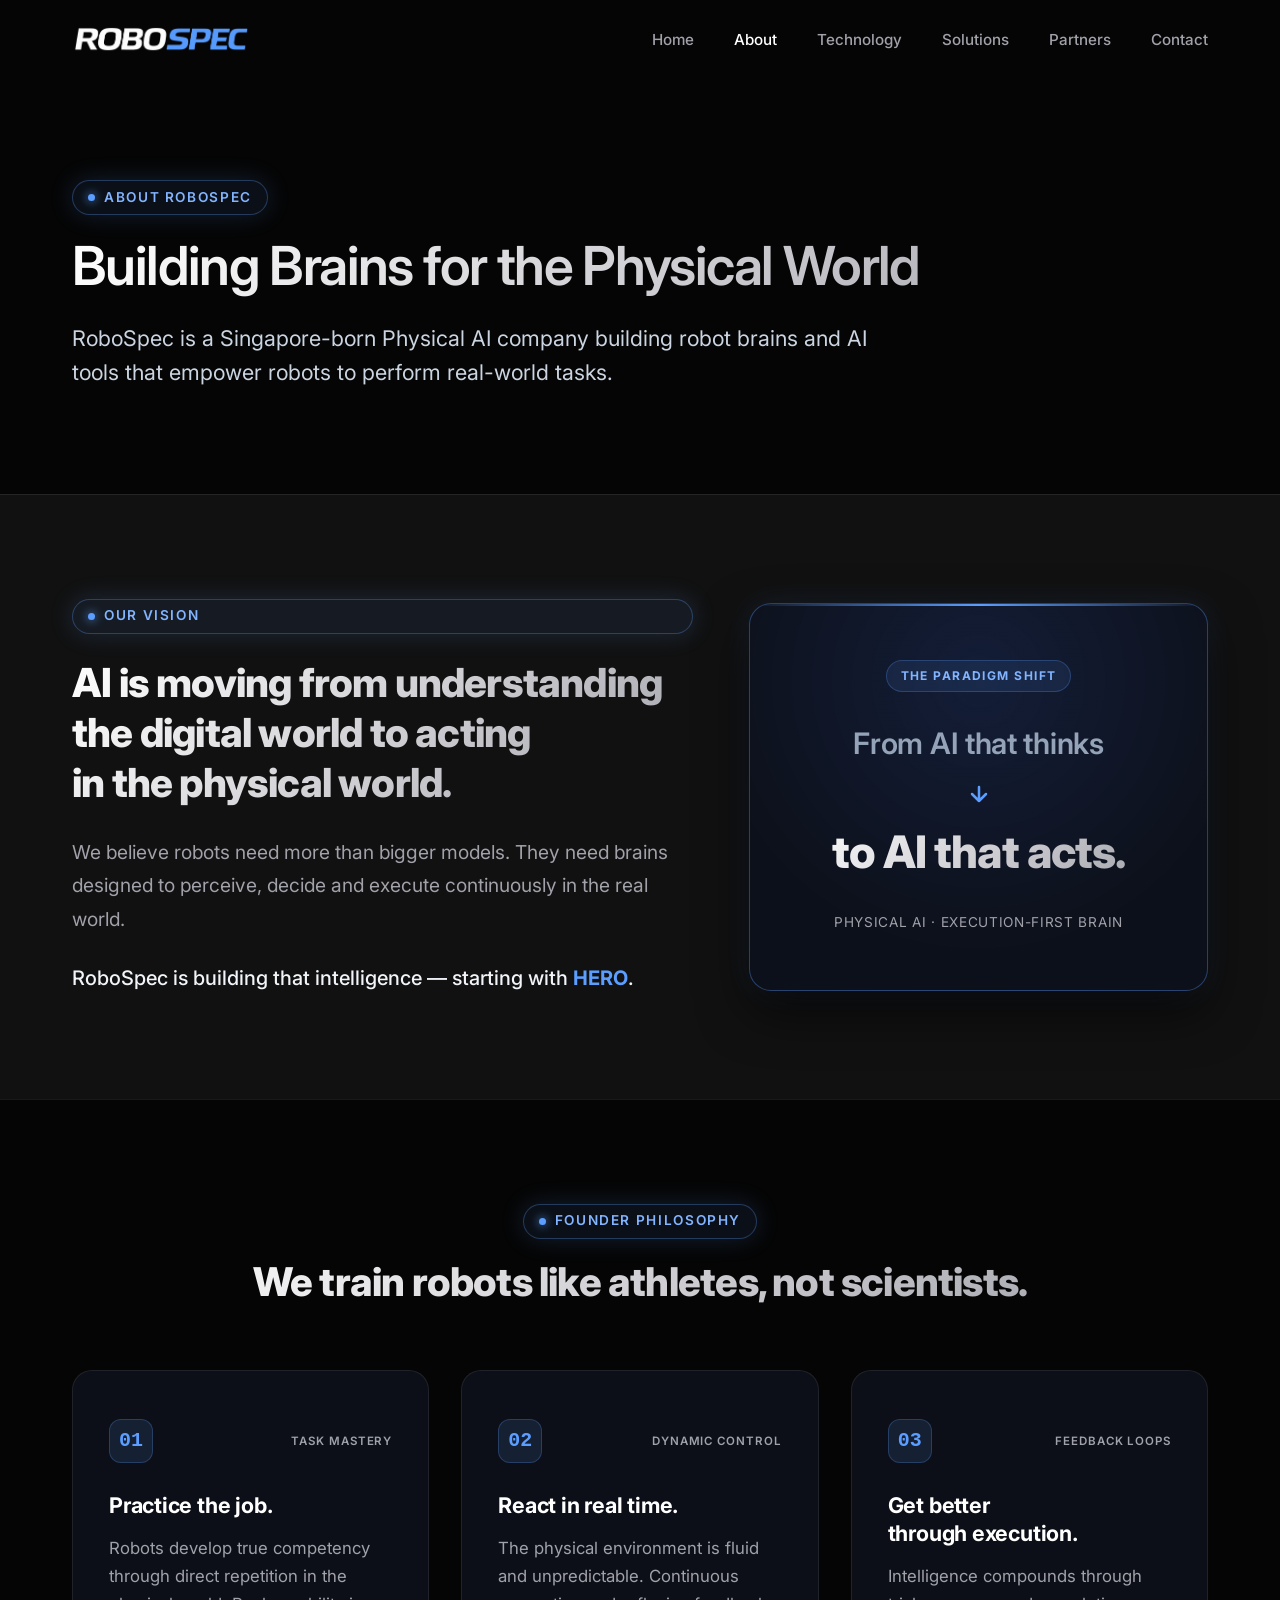
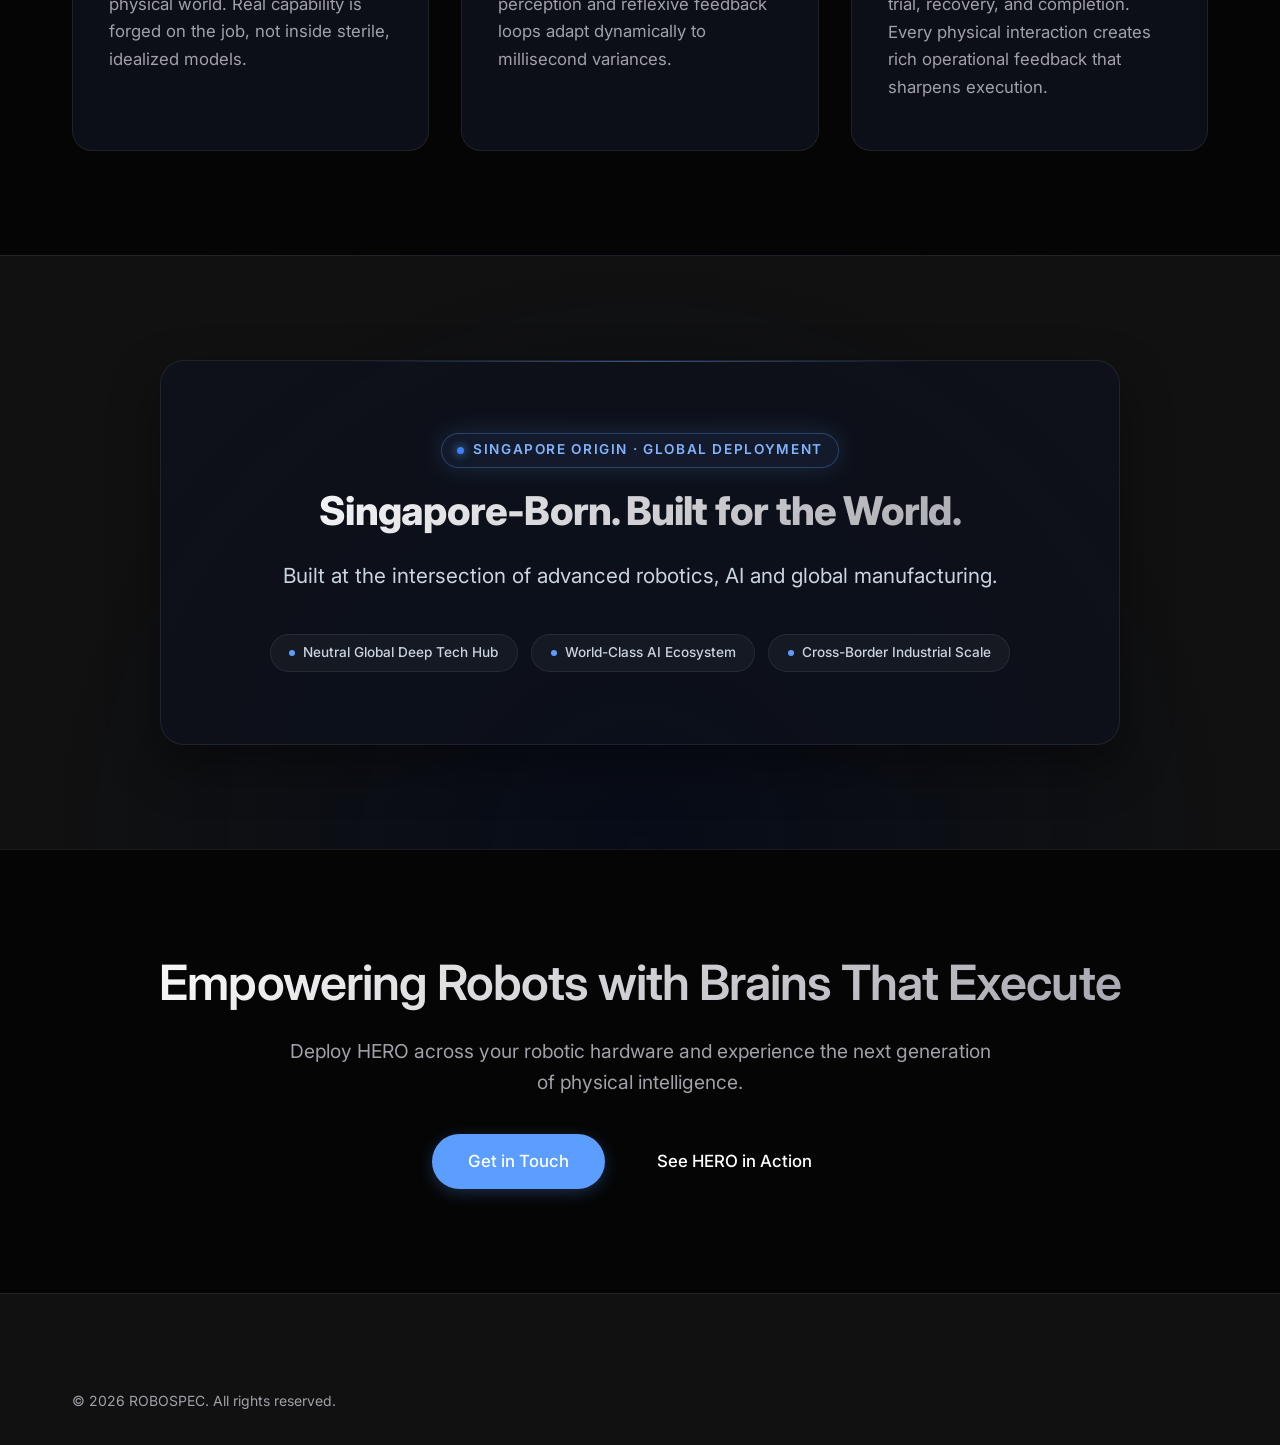
<file: about.html>
<!DOCTYPE html>
<html lang="en">

<head>
  <meta charset="UTF-8">
  <meta name="viewport" content="width=device-width, initial-scale=1.0">
  <title>About Us | ROBOSPEC - Building Brains for the Physical World</title>
  <meta name="description"
    content="RoboSpec is a Singapore-born Physical AI company building robot brains and AI tools that empower robots to perform real-world tasks.">
  <link rel="stylesheet" href="./asset/style.css">
  <link rel="icon" href="./asset/favicon/favicon.ico" sizes="48x48">
  <link rel="icon" type="image/png" sizes="32x32" href="./asset/favicon/favicon-32x32.png">
  <link rel="icon" type="image/png" sizes="16x16" href="./asset/favicon/favicon-16x16.png">
  <link rel="apple-touch-icon" href="./asset/favicon/favicon-180x180.png">
</head>

<body>

  <!-- Navigation -->
  <nav class="navbar" id="navbar">
    <div class="container nav-container">
      <a href="index.html" class="logo">
        <img src="./asset/logo.png" alt="ROBOSPEC Logo">
      </a>
      <ul class="nav-links">
        <li><a href="index.html" class="nav-link">Home</a></li>
        <li><a href="about.html" class="nav-link active">About</a></li>
        <li><a href="technology.html" class="nav-link">Technology</a></li>
        <li><a href="solutions.html" class="nav-link">Solutions</a></li>
        <li><a href="partners.html" class="nav-link">Partners</a></li>
        <li><a href="contact.html" class="nav-link">Contact</a></li>
      </ul>
    </div>
  </nav>

  <!-- Title Header -->
  <header class="section" style="padding-top: 180px; padding-bottom: 40px;">
    <div class="container">
      <div class="hero-badge reveal" style="margin-bottom: 1.25rem;">
        <span class="badge-dot"></span>
        <span class="badge-text">ABOUT ROBOSPEC</span>
      </div>
      <h1 class="hero-title reveal text-gradient heading-nowrap" style="font-size: clamp(2.3rem, 4.2vw, 3.4rem); margin-bottom: 1.5rem; line-height: 1.15;">
        Building Brains for the Physical World
      </h1>
      <p class="section-subtitle reveal" style="max-width: 820px; font-size: 1.35rem; line-height: 1.6; color: #cbd5e1;">
        RoboSpec is a Singapore-born Physical AI company building robot brains and AI tools that empower robots to perform real-world tasks.
      </p>
    </div>
  </header>

  <!-- Vision Section -->
  <section class="section vision-section" style="border-top: 1px solid var(--border-subtle); background: var(--bg-secondary); padding: 6.5rem 0;">
    <div class="container">
      <div class="vision-grid">
        <!-- Vision Left: The Narrative -->
        <div class="vision-narrative reveal">
          <div class="hero-badge" style="margin-bottom: 1.5rem;">
            <span class="badge-dot"></span>
            <span class="badge-text">OUR VISION</span>
          </div>
          <h2 class="vision-lead text-gradient">
            AI is moving from understanding the digital world to acting in the physical world.
          </h2>
          <p class="vision-body">
            We believe robots need more than bigger models. They need brains designed to perceive, decide and execute continuously in the real world.
          </p>
          <p class="vision-highlight">
            RoboSpec is building that intelligence — starting with <span style="color: var(--accent-primary); font-weight: 700;">HERO</span>.
          </p>
        </div>

        <!-- Vision Right: Power Phrase Callout Card -->
        <div class="vision-power-card-wrap reveal">
          <div class="vision-power-card">
            <span class="power-tag">The Paradigm Shift</span>
            <div class="power-phrase-from">From AI that thinks</div>
            <div class="power-arrow-wrap">
              <svg width="24" height="24" viewBox="0 0 24 24" fill="none" stroke="currentColor" stroke-width="2.5" stroke-linecap="round" stroke-linejoin="round">
                <path d="M12 5v14M19 12l-7 7-7-7"/>
              </svg>
            </div>
            <div class="power-phrase-to text-gradient">to AI that acts.</div>
            <div class="power-footer-caption">Physical AI · Execution-First Brain</div>
          </div>
        </div>
      </div>
    </div>
  </section>

  <!-- Founder Philosophy Section -->
  <section class="section philosophy-section" id="founder-philosophy">
    <div class="container">
      <div class="philosophy-header reveal">
        <div class="hero-badge" style="margin-bottom: 1.25rem;">
          <span class="badge-dot"></span>
          <span class="badge-text">FOUNDER PHILOSOPHY</span>
        </div>
        <h2 class="philosophy-title text-gradient heading-nowrap">
          We train robots like athletes, not scientists.
        </h2>
      </div>

      <div class="founder-philosophy-grid">
        <!-- Pillar 1 -->
        <div class="philosophy-card reveal">
          <div class="philosophy-card-top">
            <div class="philosophy-num">01</div>
            <span class="philosophy-pill">Task Mastery</span>
          </div>
          <h3 class="philosophy-card-title">Practice the job.</h3>
          <p class="philosophy-card-desc">
            Robots develop true competency through direct repetition in the physical world. Real capability is forged on the job, not inside sterile, idealized models.
          </p>
        </div>

        <!-- Pillar 2 -->
        <div class="philosophy-card reveal">
          <div class="philosophy-card-top">
            <div class="philosophy-num">02</div>
            <span class="philosophy-pill">Dynamic Control</span>
          </div>
          <h3 class="philosophy-card-title">React in real time.</h3>
          <p class="philosophy-card-desc">
            The physical environment is fluid and unpredictable. Continuous perception and reflexive feedback loops adapt dynamically to millisecond variances.
          </p>
        </div>

        <!-- Pillar 3 -->
        <div class="philosophy-card reveal">
          <div class="philosophy-card-top">
            <div class="philosophy-num">03</div>
            <span class="philosophy-pill">Feedback Loops</span>
          </div>
          <h3 class="philosophy-card-title">Get better through execution.</h3>
          <p class="philosophy-card-desc">
            Intelligence compounds through trial, recovery, and completion. Every physical interaction creates rich operational feedback that sharpens execution.
          </p>
        </div>
      </div>
    </div>
  </section>

  <!-- Singapore -->
  <section class="section singapore-section" id="singapore">
    <div class="container">
      <div class="singapore-box reveal">
        <div class="hero-badge" style="margin-bottom: 1.25rem;">
          <span class="badge-dot" style="background: #3b82f6;"></span>
          <span class="badge-text">SINGAPORE ORIGIN · GLOBAL DEPLOYMENT</span>
        </div>
        <h2 class="singapore-title text-gradient heading-nowrap">Singapore-Born. Built for the World.</h2>
        <p class="singapore-desc">
          Built at the intersection of advanced robotics, AI and global manufacturing.
        </p>
        <div class="singapore-tags-wrap">
          <div class="singapore-tag">
            <span class="singapore-tag-dot"></span>
            <span>Neutral Global Deep Tech Hub</span>
          </div>
          <div class="singapore-tag">
            <span class="singapore-tag-dot"></span>
            <span>World-Class AI Ecosystem</span>
          </div>
          <div class="singapore-tag">
            <span class="singapore-tag-dot"></span>
            <span>Cross-Border Industrial Scale</span>
          </div>
        </div>
      </div>
    </div>
  </section>

  <!-- CTA -->
  <section class="section" style="padding: 6.5rem 0; border-top: 1px solid var(--border-subtle); background: var(--bg-primary);">
    <div class="container" style="text-align: center;">
      <h2 class="section-title reveal text-gradient heading-nowrap" style="margin: 0 auto 1.5rem auto; max-width: 100%;">Empowering Robots with Brains That Execute</h2>
      <p class="section-subtitle reveal" style="max-width: 720px; margin: 0 auto 2.25rem; font-size: 1.2rem; color: var(--text-secondary);">
        Deploy HERO across your robotic hardware and experience the next generation of physical intelligence.
      </p>
      <div class="reveal" style="display: flex; gap: 1rem; justify-content: center; flex-wrap: wrap;">
        <a href="contact.html" class="btn btn-primary" style="padding: 0.9rem 2.25rem; font-size: 1.05rem;">Get in Touch</a>
        <a href="index.html#demo" class="btn btn-outline" style="padding: 0.9rem 2.25rem; font-size: 1.05rem;">See HERO in Action</a>
      </div>
    </div>
  </section>

  <!-- Footer -->
  <footer class="footer">
    <div class="container">
      <div class="footer-bottom" style="border-top: none; padding-top: 0;">
        <p>&copy; <span id="currentYear"></span> ROBOSPEC. All rights reserved.</p>
      </div>
    </div>
  </footer>

  <script src="./asset/main.js"></script>
</body>

</html>
</file>
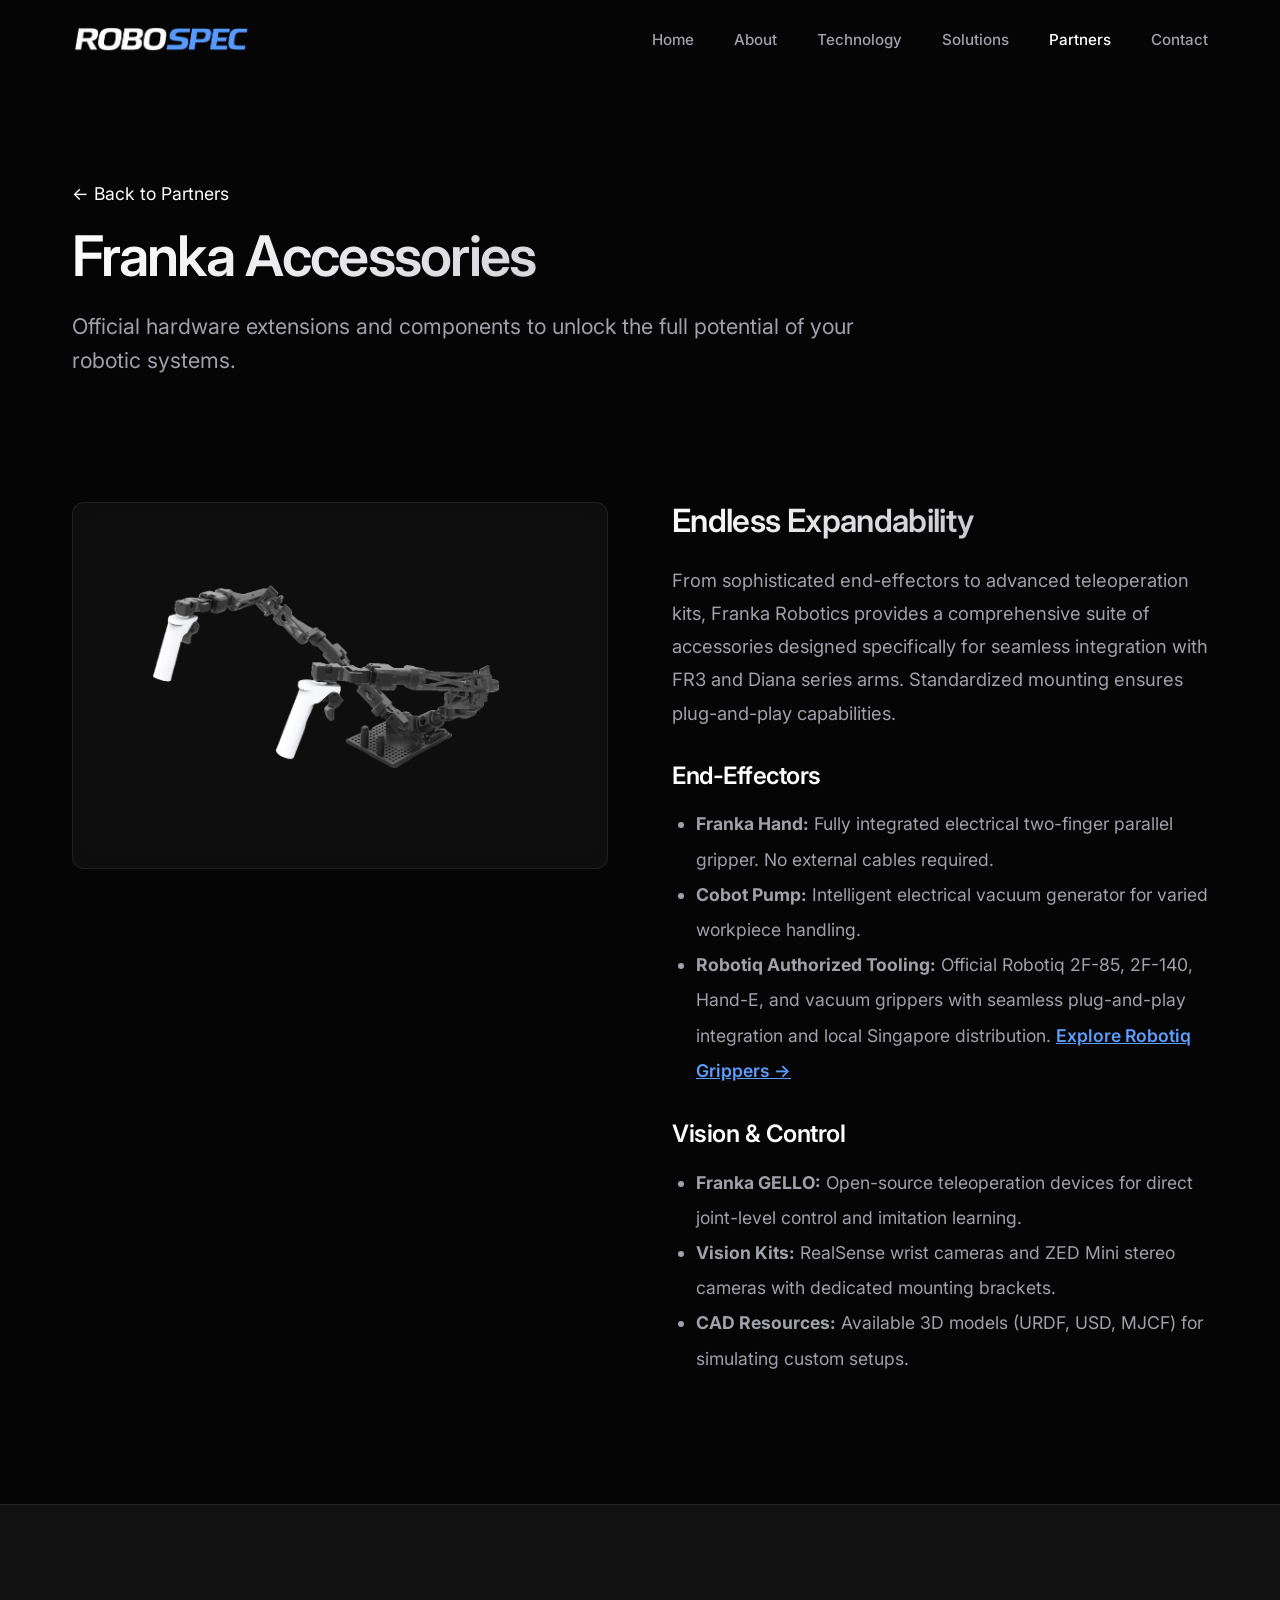
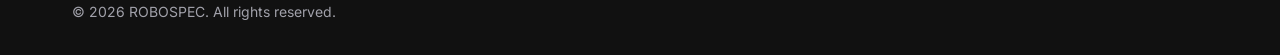
<file: accessories.html>
<!DOCTYPE html>
<html lang="en">

<head>
  <meta charset="UTF-8">
  <meta name="viewport" content="width=device-width, initial-scale=1.0">
  <title>Franka Accessories | ROBOSPEC</title>
  <link rel="stylesheet" href="./asset/style.css">
  <link rel="icon" href="./asset/favicon/favicon.ico" sizes="48x48">
  <link rel="icon" type="image/png" sizes="32x32" href="./asset/favicon/favicon-32x32.png">
  <link rel="icon" type="image/png" sizes="16x16" href="./asset/favicon/favicon-16x16.png">
  <link rel="apple-touch-icon" href="./asset/favicon/favicon-180x180.png">
</head>

<body>

  <!-- Navigation -->
  <nav class="navbar" id="navbar">
    <div class="container nav-container">
      <a href="index.html" class="logo">
        <img src="./asset/logo.png" alt="ROBOSPEC Logo">
      </a>
      <ul class="nav-links">
        <li><a href="index.html" class="nav-link">Home</a></li>
        <li><a href="about.html" class="nav-link">About</a></li>
        <li><a href="technology.html" class="nav-link">Technology</a></li>
        <li><a href="solutions.html" class="nav-link">Solutions</a></li>
        <li><a href="partners.html" class="nav-link active">Partners</a></li>
        <li><a href="contact.html" class="nav-link">Contact</a></li>
      </ul>
    </div>
  </nav>

  <!-- Title Header -->
  <header class="section" style="padding-top: 180px; padding-bottom: 60px;">
    <div class="container">
      <a href="partners.html" style="color: var(--accent); text-decoration: none; display: inline-block; margin-bottom: 1rem; font-size: 1.1rem;">&larr; Back to Partners</a>
      <h1 class="hero-title reveal text-gradient" style="font-size: 3.5rem;">Franka Accessories</h1>
      <p class="section-subtitle reveal" style="max-width: 800px; font-size: 1.35rem;">Official hardware extensions and components to unlock the full potential of your robotic systems.</p>
    </div>
  </header>

  <!-- Content Section -->
  <section class="section" style="padding-top: 0;">
    <div class="container">
      <div style="display: grid; grid-template-columns: 1fr 1fr; gap: 4rem; align-items: start;">
        
        <div class="reveal glass-panel" style="padding: 2rem; border-radius: 12px;">
          <img src="./asset/partners/accessories.png" alt="Franka Accessories" style="width: 100%; border-radius: 8px;">
        </div>

        <div class="reveal">
          <h2 style="font-size: 2rem; margin-bottom: 1.5rem;" class="text-gradient">Endless Expandability</h2>
          <p style="color: var(--text-secondary); font-size: 1.15rem; margin-bottom: 2rem; line-height: 1.8;">
            From sophisticated end-effectors to advanced teleoperation kits, Franka Robotics provides a comprehensive suite of accessories designed specifically for seamless integration with FR3 and Diana series arms. Standardized mounting ensures plug-and-play capabilities.
          </p>

          <h3 style="font-size: 1.5rem; margin-bottom: 1rem; color: #fff;">End-Effectors</h3>
          <ul style="color: var(--text-secondary); font-size: 1.1rem; line-height: 2; margin-left: 1.5rem; margin-bottom: 2rem; list-style-type: disc;">
            <li><strong>Franka Hand:</strong> Fully integrated electrical two-finger parallel gripper. No external cables required.</li>
            <li><strong>Cobot Pump:</strong> Intelligent electrical vacuum generator for varied workpiece handling.</li>
            <li><strong>Robotiq Authorized Tooling:</strong> Official Robotiq 2F-85, 2F-140, Hand-E, and vacuum grippers with seamless plug-and-play integration and local Singapore distribution. <a href="robotiq.html" style="color: var(--accent-primary); font-weight: 600; text-decoration: underline;">Explore Robotiq Grippers &rarr;</a></li>
          </ul>

          <h3 style="font-size: 1.5rem; margin-bottom: 1rem; color: #fff;">Vision & Control</h3>
          <ul style="color: var(--text-secondary); font-size: 1.1rem; line-height: 2; margin-left: 1.5rem; list-style-type: disc;">
            <li><strong>Franka GELLO:</strong> Open-source teleoperation devices for direct joint-level control and imitation learning.</li>
            <li><strong>Vision Kits:</strong> RealSense wrist cameras and ZED Mini stereo cameras with dedicated mounting brackets.</li>
            <li><strong>CAD Resources:</strong> Available 3D models (URDF, USD, MJCF) for simulating custom setups.</li>
          </ul>
        </div>

      </div>
    </div>
  </section>

  <!-- Footer -->
  <footer class="footer">
    <div class="container">
      <div class="footer-bottom" style="border-top: none; padding-top: 0;">
        <p>&copy; <span id="currentYear"></span> ROBOSPEC. All rights reserved.</p>
      </div>
    </div>
  </footer>

  <script src="./asset/main.js"></script>
</body>

</html>
</file>
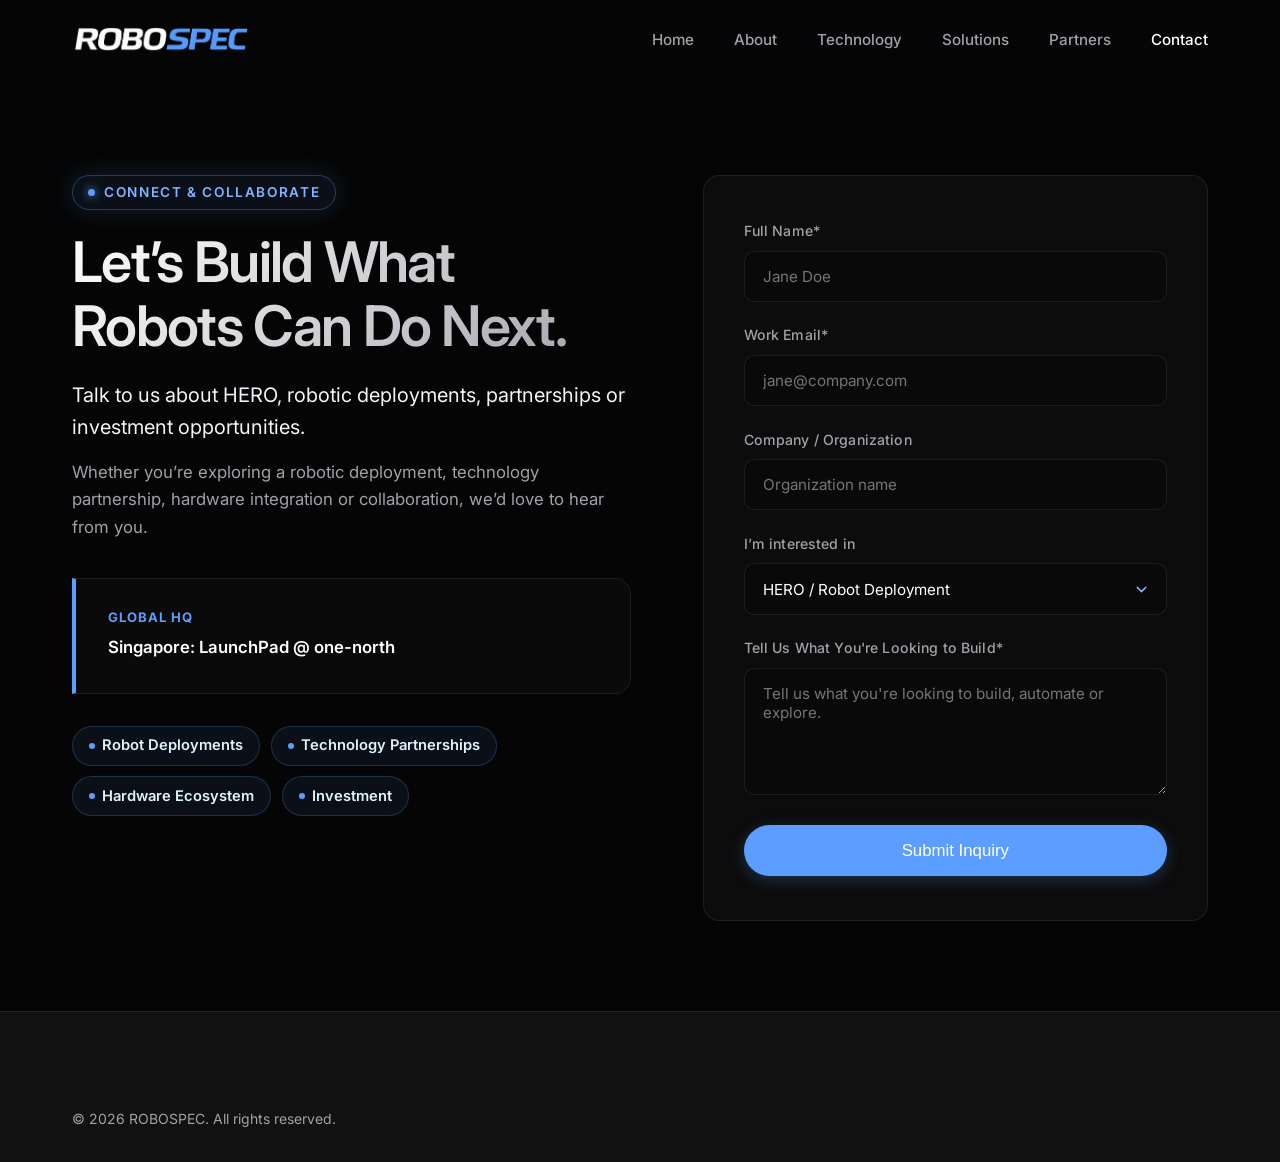
<file: contact.html>
<!DOCTYPE html>
<html lang="en">

<head>
  <meta charset="UTF-8">
  <meta name="viewport" content="width=device-width, initial-scale=1.0">
  <title>Contact | Let’s Build What Robots Can Do Next | ROBOSPEC</title>
  <meta name="description"
    content="Talk to us about HERO, robotic deployments, partnerships or investment opportunities. Let's build what robots can do next.">
  <link rel="stylesheet" href="./asset/style.css">
  <link rel="icon" href="./asset/favicon/favicon.ico" sizes="48x48">
  <link rel="icon" type="image/png" sizes="32x32" href="./asset/favicon/favicon-32x32.png">
  <link rel="icon" type="image/png" sizes="16x16" href="./asset/favicon/favicon-16x16.png">
  <link rel="apple-touch-icon" sizes="180x180" href="./asset/favicon/favicon-180x180.png">
</head>

<body>

  <!-- Navigation -->
  <nav class="navbar" id="navbar">
    <div class="container nav-container">
      <a href="index.html" class="logo">
        <img src="./asset/logo.png" alt="ROBOSPEC Logo">
      </a>
      <ul class="nav-links">
        <li><a href="index.html" class="nav-link">Home</a></li>
        <li><a href="about.html" class="nav-link">About</a></li>
        <li><a href="technology.html" class="nav-link">Technology</a></li>
        <li><a href="solutions.html" class="nav-link">Solutions</a></li>
        <li><a href="partners.html" class="nav-link">Partners</a></li>
        <li><a href="contact.html" class="nav-link active">Contact</a></li>
      </ul>
    </div>
  </nav>

  <!-- Contact Module -->
  <section class="section" style="padding-top: 175px; padding-bottom: 90px;">
    <div class="container">

      <div class="contact-grid">

        <!-- Left Column: Copy & Location -->
        <div class="reveal">
          <div class="hero-badge" style="margin-bottom: 1.25rem;">
            <span class="badge-dot"></span>
            <span class="badge-text">CONNECT &amp; COLLABORATE</span>
          </div>
          <h1 class="hero-title text-gradient"
            style="font-size: clamp(2.5rem, 4.5vw, 3.5rem); margin-bottom: 1.25rem; line-height: 1.15;">
            Let’s Build What Robots Can Do Next.
          </h1>
          <p style="color: #f1f5f9; font-size: 1.25rem; line-height: 1.6; margin-bottom: 1rem;">
            Talk to us about HERO, robotic deployments, partnerships or investment opportunities.
          </p>
          <p style="color: var(--text-secondary); font-size: 1.05rem; line-height: 1.65; margin-bottom: 2.25rem;">
            Whether you’re exploring a robotic deployment, technology partnership, hardware integration or
            collaboration, we’d love to hear from you.
          </p>

          <div class="glass-panel"
            style="padding: 1.75rem 2rem; border-left: 4px solid var(--accent-primary); border-radius: 0 16px 16px 0; margin-bottom: 2rem; background: rgba(18, 18, 18, 0.45);">
            <div
              style="font-size: 0.82rem; font-weight: 700; letter-spacing: 0.08em; text-transform: uppercase; color: var(--accent-primary); margin-bottom: 0.4rem;">
              Global HQ
            </div>
            <p style="color: #ffffff; font-size: 1.05rem; margin-bottom: 0.25rem; font-weight: 600;">
              Singapore: LaunchPad @ one-north
            </p>
          </div>

          <div class="solution-pills-wrap" style="margin-top: 0;">
            <span class="solution-pill"><span class="solution-pill-dot"></span>Robot Deployments</span>
            <span class="solution-pill"><span class="solution-pill-dot"></span>Technology Partnerships</span>
            <span class="solution-pill"><span class="solution-pill-dot"></span>Hardware Ecosystem</span>
            <span class="solution-pill"><span class="solution-pill-dot"></span>Investment</span>
          </div>
        </div>

        <!-- Right Column: Interactive Form -->
        <div class="glass-panel reveal"
          style="padding: 2.75rem 2.5rem; background: rgba(18, 18, 18, 0.65); border: 1px solid var(--border-subtle); border-radius: 16px;">
          <form class="contact-form" action="https://formspree.io/f/xvzdolwj" method="POST">
            <div class="form-group">
              <label for="name">Full Name*</label>
              <input type="text" id="name" name="name" placeholder="Jane Doe" required>
            </div>
            <div class="form-group">
              <label for="email">Work Email*</label>
              <input type="email" id="email" name="email" placeholder="jane@company.com" required>
            </div>
            <div class="form-group">
              <label for="company">Company / Organization</label>
              <input type="text" id="company" name="company" placeholder="Organization name">
            </div>
            <div class="form-group">
              <label for="interest">I’m interested in</label>
              <select id="interest" name="interest">
                <option value="HERO / Robot Deployment">HERO / Robot Deployment</option>
                <option value="Franka Robotics (FR3 / Mobile FR3 Duo)">Franka Robotics (FR3 / Mobile FR3 Duo)</option>
                <option value="Robotiq Grippers &amp; End-Effectors">Robotiq Grippers &amp; End-Effectors</option>
                <option value="Agile Robots (Diana 7)">Agile Robots (Diana 7)</option>
                <option value="Technology Partnership">Technology Partnership</option>
                <option value="Research Collaboration">Research Collaboration</option>
                <option value="Investment">Investment</option>
                <option value="Other">Other</option>
              </select>
            </div>
            <div class="form-group">
              <label for="message">Tell Us What You're Looking to Build*</label>
              <textarea id="message" name="message" rows="5"
                placeholder="Tell us what you're looking to build, automate or explore." required></textarea>
            </div>
            <button type="submit" class="btn btn-primary"
              style="width: 100%; font-size: 1.05rem; padding: 0.95rem; margin-top: 0.5rem;">
              Submit Inquiry
            </button>
          </form>
        </div>

      </div>

    </div>
  </section>

  <!-- Footer -->
  <footer class="footer">
    <div class="container">
      <div class="footer-bottom" style="border-top: none; padding-top: 0;">
        <p>&copy; <span id="currentYear"></span> ROBOSPEC. All rights reserved.</p>
      </div>
    </div>
  </footer>

  <script src="./asset/main.js"></script>
</body>

</html>
</file>
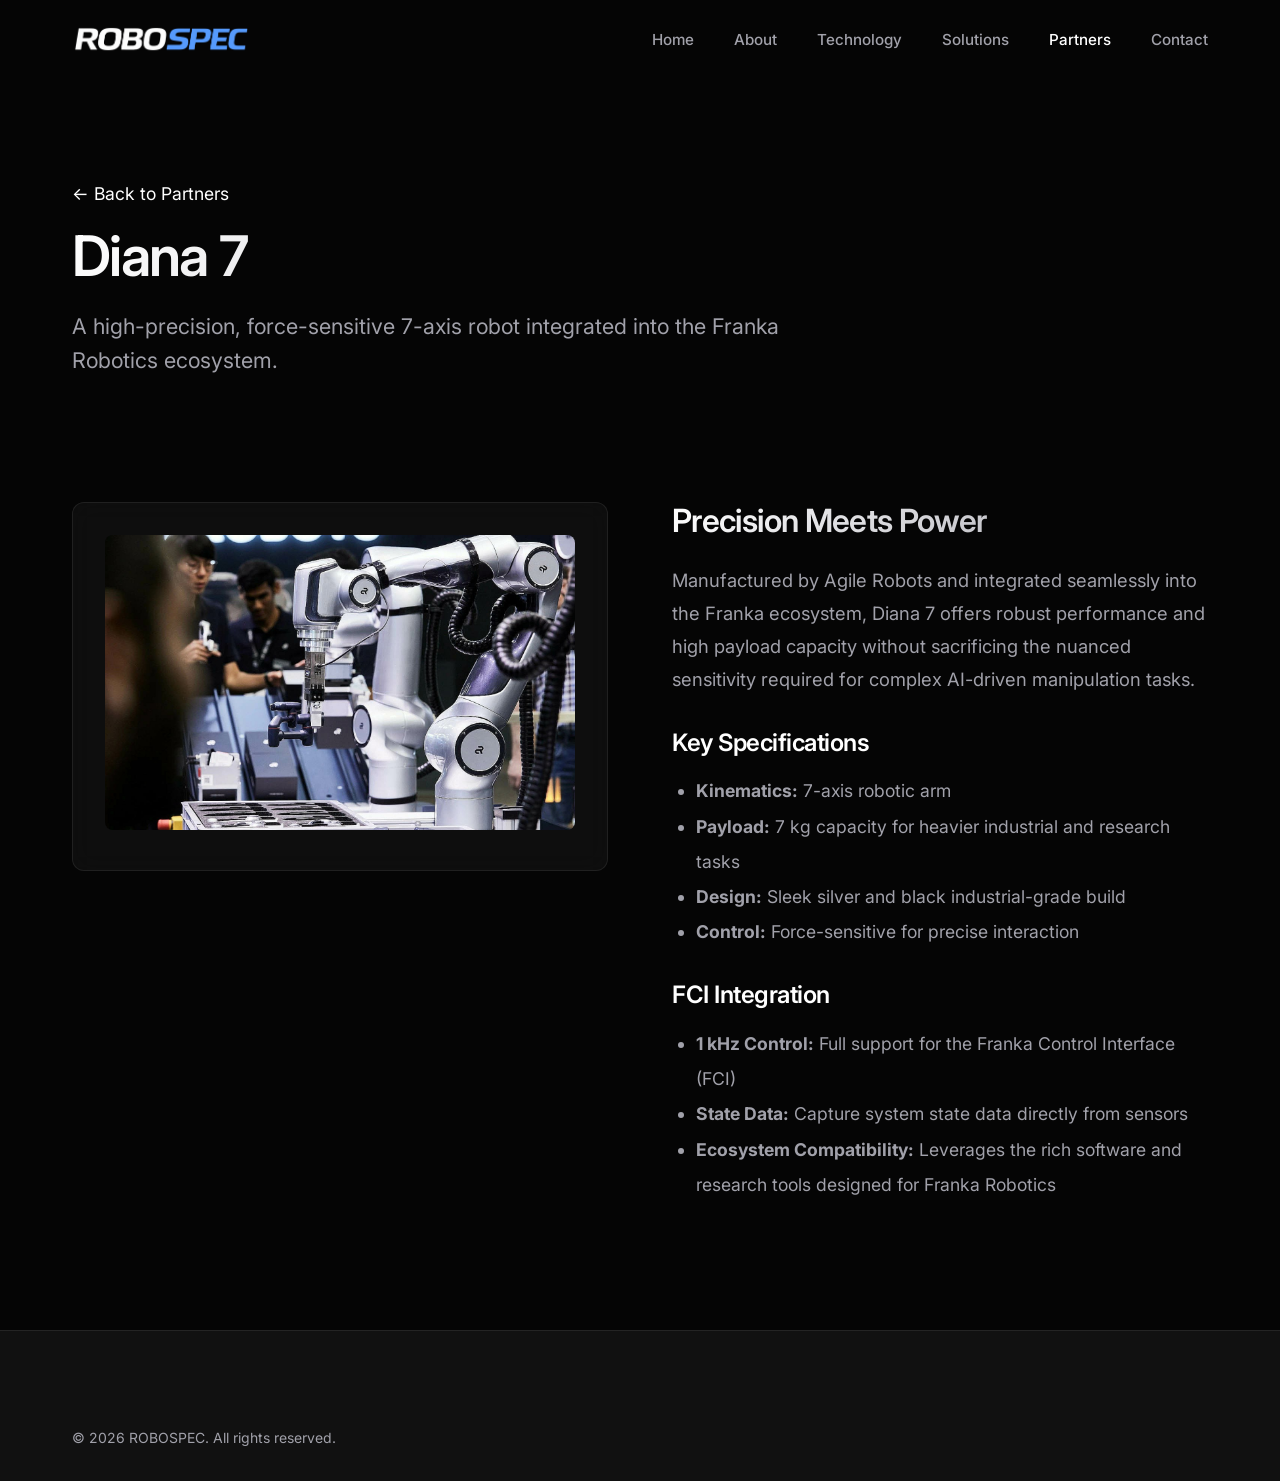
<file: diana-7.html>
<!DOCTYPE html>
<html lang="en">

<head>
  <meta charset="UTF-8">
  <meta name="viewport" content="width=device-width, initial-scale=1.0">
  <title>Diana 7 | ROBOSPEC</title>
  <link rel="stylesheet" href="./asset/style.css">
  <link rel="icon" href="./asset/favicon/favicon.ico" sizes="48x48">
  <link rel="icon" type="image/png" sizes="32x32" href="./asset/favicon/favicon-32x32.png">
  <link rel="icon" type="image/png" sizes="16x16" href="./asset/favicon/favicon-16x16.png">
  <link rel="apple-touch-icon" href="./asset/favicon/favicon-180x180.png">
</head>

<body>

  <!-- Navigation -->
  <nav class="navbar" id="navbar">
    <div class="container nav-container">
      <a href="index.html" class="logo">
        <img src="./asset/logo.png" alt="ROBOSPEC Logo">
      </a>
      <ul class="nav-links">
        <li><a href="index.html" class="nav-link">Home</a></li>
        <li><a href="about.html" class="nav-link">About</a></li>
        <li><a href="technology.html" class="nav-link">Technology</a></li>
        <li><a href="solutions.html" class="nav-link">Solutions</a></li>
        <li><a href="partners.html" class="nav-link active">Partners</a></li>
        <li><a href="contact.html" class="nav-link">Contact</a></li>
      </ul>
    </div>
  </nav>

  <!-- Title Header -->
  <header class="section" style="padding-top: 180px; padding-bottom: 60px;">
    <div class="container">
      <a href="partners.html" style="color: var(--accent); text-decoration: none; display: inline-block; margin-bottom: 1rem; font-size: 1.1rem;">&larr; Back to Partners</a>
      <h1 class="hero-title reveal text-gradient" style="font-size: 3.5rem;">Diana 7</h1>
      <p class="section-subtitle reveal" style="max-width: 800px; font-size: 1.35rem;">A high-precision, force-sensitive 7-axis robot integrated into the Franka Robotics ecosystem.</p>
    </div>
  </header>

  <!-- Content Section -->
  <section class="section" style="padding-top: 0;">
    <div class="container">
      <div style="display: grid; grid-template-columns: 1fr 1fr; gap: 4rem; align-items: start;">
        
        <div class="reveal glass-panel" style="padding: 2rem; border-radius: 12px;">
          <img src="./asset/partners/diana_7.jpg" alt="Diana 7" style="width: 100%; border-radius: 8px;">
        </div>

        <div class="reveal">
          <h2 style="font-size: 2rem; margin-bottom: 1.5rem;" class="text-gradient">Precision Meets Power</h2>
          <p style="color: var(--text-secondary); font-size: 1.15rem; margin-bottom: 2rem; line-height: 1.8;">
            Manufactured by Agile Robots and integrated seamlessly into the Franka ecosystem, Diana 7 offers robust performance and high payload capacity without sacrificing the nuanced sensitivity required for complex AI-driven manipulation tasks.
          </p>

          <h3 style="font-size: 1.5rem; margin-bottom: 1rem; color: #fff;">Key Specifications</h3>
          <ul style="color: var(--text-secondary); font-size: 1.1rem; line-height: 2; margin-left: 1.5rem; margin-bottom: 2rem; list-style-type: disc;">
            <li><strong>Kinematics:</strong> 7-axis robotic arm</li>
            <li><strong>Payload:</strong> 7 kg capacity for heavier industrial and research tasks</li>
            <li><strong>Design:</strong> Sleek silver and black industrial-grade build</li>
            <li><strong>Control:</strong> Force-sensitive for precise interaction</li>
          </ul>

          <h3 style="font-size: 1.5rem; margin-bottom: 1rem; color: #fff;">FCI Integration</h3>
          <ul style="color: var(--text-secondary); font-size: 1.1rem; line-height: 2; margin-left: 1.5rem; list-style-type: disc;">
            <li><strong>1 kHz Control:</strong> Full support for the Franka Control Interface (FCI)</li>
            <li><strong>State Data:</strong> Capture system state data directly from sensors</li>
            <li><strong>Ecosystem Compatibility:</strong> Leverages the rich software and research tools designed for Franka Robotics</li>
          </ul>
        </div>

      </div>
    </div>
  </section>

  <!-- Footer -->
  <footer class="footer">
    <div class="container">
      <div class="footer-bottom" style="border-top: none; padding-top: 0;">
        <p>&copy; <span id="currentYear"></span> ROBOSPEC. All rights reserved.</p>
      </div>
    </div>
  </footer>

  <script src="./asset/main.js"></script>
</body>

</html>
</file>
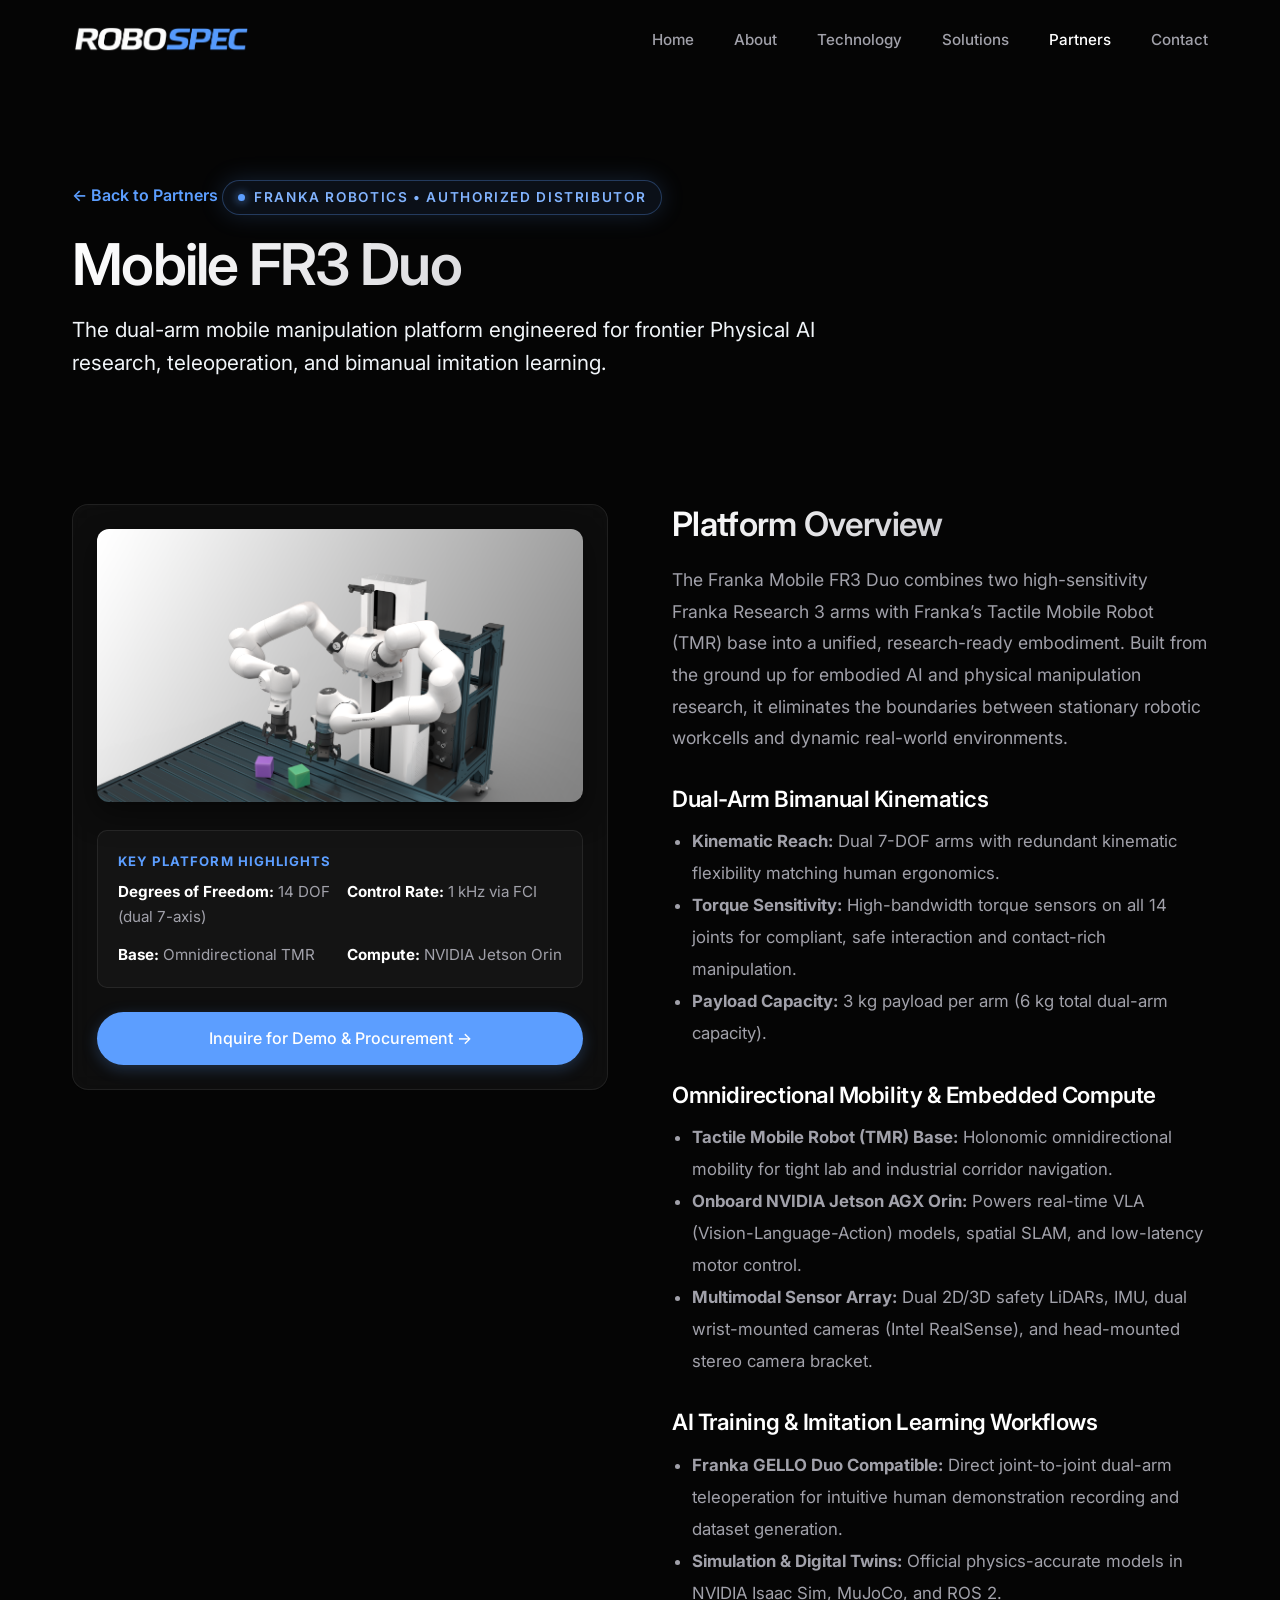
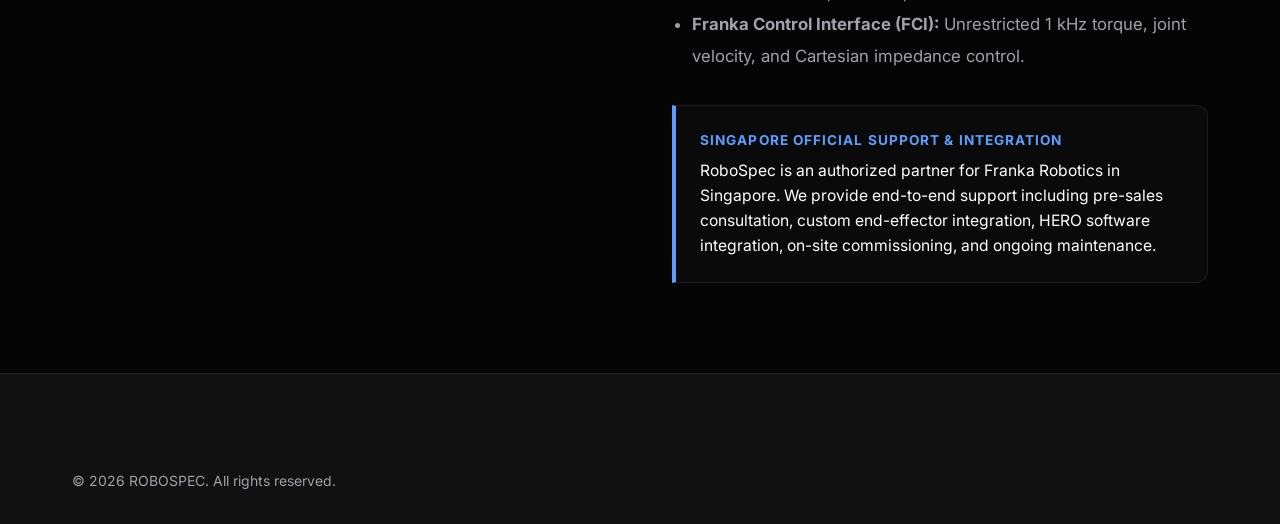
<file: franka-mobile-duo.html>
<!DOCTYPE html>
<html lang="en">

<head>
  <meta charset="UTF-8">
  <meta name="viewport" content="width=device-width, initial-scale=1.0">
  <title>Franka Mobile FR3 Duo | Physical AI Mobile Manipulation | ROBOSPEC</title>
  <meta name="description" content="Franka Mobile FR3 Duo is a dual-arm mobile manipulation platform powered by NVIDIA Jetson AGX Orin, designed for advanced Physical AI and bimanual robotics research.">
  <link rel="stylesheet" href="./asset/style.css">
  <link rel="icon" href="./asset/favicon/favicon.ico" sizes="48x48">
  <link rel="icon" type="image/png" sizes="32x32" href="./asset/favicon/favicon-32x32.png">
  <link rel="icon" type="image/png" sizes="16x16" href="./asset/favicon/favicon-16x16.png">
  <link rel="apple-touch-icon" href="./asset/favicon/favicon-180x180.png">
</head>

<body>

  <!-- Navigation -->
  <nav class="navbar" id="navbar">
    <div class="container nav-container">
      <a href="index.html" class="logo">
        <img src="./asset/logo.png" alt="ROBOSPEC Logo">
      </a>
      <ul class="nav-links">
        <li><a href="index.html" class="nav-link">Home</a></li>
        <li><a href="about.html" class="nav-link">About</a></li>
        <li><a href="technology.html" class="nav-link">Technology</a></li>
        <li><a href="solutions.html" class="nav-link">Solutions</a></li>
        <li><a href="partners.html" class="nav-link active">Partners</a></li>
        <li><a href="contact.html" class="nav-link">Contact</a></li>
      </ul>
    </div>
  </nav>

  <!-- Title Header -->
  <header class="section" style="padding-top: 180px; padding-bottom: 60px;">
    <div class="container">
      <a href="partners.html" style="color: var(--accent-primary); text-decoration: none; display: inline-flex; align-items: center; gap: 0.5rem; margin-bottom: 1.25rem; font-size: 1rem; font-weight: 600;">
        &larr; Back to Partners
      </a>
      <div class="hero-badge reveal" style="margin-bottom: 1rem;">
        <span class="badge-dot"></span>
        <span class="badge-text">FRANKA ROBOTICS &bull; AUTHORIZED DISTRIBUTOR</span>
      </div>
      <h1 class="hero-title reveal text-gradient" style="font-size: clamp(2.5rem, 4.5vw, 3.8rem); line-height: 1.15; margin-bottom: 1rem;">
        Mobile FR3 Duo
      </h1>
      <p class="section-subtitle reveal" style="max-width: 820px; font-size: 1.3rem; line-height: 1.6; color: #f1f5f9;">
        The dual-arm mobile manipulation platform engineered for frontier Physical AI research, teleoperation, and bimanual imitation learning.
      </p>
    </div>
  </header>

  <!-- Content Section -->
  <section class="section" style="padding-top: 0; padding-bottom: 90px;">
    <div class="container">
      <div style="display: grid; grid-template-columns: repeat(auto-fit, minmax(360px, 1fr)); gap: 4rem; align-items: start;">
        
        <div class="reveal glass-panel" style="padding: 1.5rem; border-radius: 16px; border: 1px solid var(--border-subtle); overflow: hidden;">
          <img src="./asset/partners/franka_mobile_duo.png?v=2" alt="Franka Mobile FR3 Duo" style="width: 100%; border-radius: 12px; display: block; box-shadow: 0 10px 30px rgba(0,0,0,0.5);">
          
          <div style="margin-top: 1.75rem; padding: 1.25rem; background: rgba(255,255,255,0.03); border-radius: 10px; border: 1px solid var(--border-subtle);">
            <div style="font-size: 0.82rem; font-weight: 700; text-transform: uppercase; letter-spacing: 0.08em; color: var(--accent-primary); margin-bottom: 0.5rem;">
              Key Platform Highlights
            </div>
            <div style="display: grid; grid-template-columns: 1fr 1fr; gap: 0.85rem; font-size: 0.95rem; color: var(--text-secondary);">
              <div><strong style="color: #ffffff;">Degrees of Freedom:</strong> 14 DOF (dual 7-axis)</div>
              <div><strong style="color: #ffffff;">Control Rate:</strong> 1 kHz via FCI</div>
              <div><strong style="color: #ffffff;">Base:</strong> Omnidirectional TMR</div>
              <div><strong style="color: #ffffff;">Compute:</strong> NVIDIA Jetson Orin</div>
            </div>
          </div>

          <div style="margin-top: 1.5rem; text-align: center;">
            <a href="contact.html" class="btn btn-primary" style="width: 100%; text-align: center; justify-content: center;">
              Inquire for Demo &amp; Procurement &rarr;
            </a>
          </div>
        </div>

        <div class="reveal">
          <h2 style="font-size: 2.1rem; margin-bottom: 1.25rem;" class="text-gradient">Platform Overview</h2>
          <p style="color: var(--text-secondary); font-size: 1.1rem; margin-bottom: 2rem; line-height: 1.8;">
            The Franka Mobile FR3 Duo combines two high-sensitivity Franka Research 3 arms with Franka’s Tactile Mobile Robot (TMR) base into a unified, research-ready embodiment. Built from the ground up for embodied AI and physical manipulation research, it eliminates the boundaries between stationary robotic workcells and dynamic real-world environments.
          </p>

          <h3 style="font-size: 1.4rem; margin-bottom: 0.85rem; color: #ffffff;">Dual-Arm Bimanual Kinematics</h3>
          <ul style="color: var(--text-secondary); font-size: 1.05rem; line-height: 1.9; margin-left: 1.25rem; margin-bottom: 2rem; list-style-type: disc;">
            <li><strong>Kinematic Reach:</strong> Dual 7-DOF arms with redundant kinematic flexibility matching human ergonomics.</li>
            <li><strong>Torque Sensitivity:</strong> High-bandwidth torque sensors on all 14 joints for compliant, safe interaction and contact-rich manipulation.</li>
            <li><strong>Payload Capacity:</strong> 3 kg payload per arm (6 kg total dual-arm capacity).</li>
          </ul>

          <h3 style="font-size: 1.4rem; margin-bottom: 0.85rem; color: #ffffff;">Omnidirectional Mobility &amp; Embedded Compute</h3>
          <ul style="color: var(--text-secondary); font-size: 1.05rem; line-height: 1.9; margin-left: 1.25rem; margin-bottom: 2rem; list-style-type: disc;">
            <li><strong>Tactile Mobile Robot (TMR) Base:</strong> Holonomic omnidirectional mobility for tight lab and industrial corridor navigation.</li>
            <li><strong>Onboard NVIDIA Jetson AGX Orin:</strong> Powers real-time VLA (Vision-Language-Action) models, spatial SLAM, and low-latency motor control.</li>
            <li><strong>Multimodal Sensor Array:</strong> Dual 2D/3D safety LiDARs, IMU, dual wrist-mounted cameras (Intel RealSense), and head-mounted stereo camera bracket.</li>
          </ul>

          <h3 style="font-size: 1.4rem; margin-bottom: 0.85rem; color: #ffffff;">AI Training &amp; Imitation Learning Workflows</h3>
          <ul style="color: var(--text-secondary); font-size: 1.05rem; line-height: 1.9; margin-left: 1.25rem; margin-bottom: 2rem; list-style-type: disc;">
            <li><strong>Franka GELLO Duo Compatible:</strong> Direct joint-to-joint dual-arm teleoperation for intuitive human demonstration recording and dataset generation.</li>
            <li><strong>Simulation &amp; Digital Twins:</strong> Official physics-accurate models in NVIDIA Isaac Sim, MuJoCo, and ROS 2.</li>
            <li><strong>Franka Control Interface (FCI):</strong> Unrestricted 1 kHz torque, joint velocity, and Cartesian impedance control.</li>
          </ul>

          <div class="glass-panel" style="padding: 1.5rem; border-left: 4px solid var(--accent-primary); border-radius: 0 12px 12px 0; background: rgba(18, 18, 18, 0.45); margin-top: 2rem;">
            <div style="font-size: 0.85rem; font-weight: 700; text-transform: uppercase; letter-spacing: 0.08em; color: var(--accent-primary); margin-bottom: 0.35rem;">
              Singapore Official Support &amp; Integration
            </div>
            <p style="color: #ffffff; font-size: 0.98rem; line-height: 1.6; margin-bottom: 0;">
              RoboSpec is an authorized partner for Franka Robotics in Singapore. We provide end-to-end support including pre-sales consultation, custom end-effector integration, HERO software integration, on-site commissioning, and ongoing maintenance.
            </p>
          </div>
        </div>

      </div>
    </div>
  </section>

  <!-- Footer -->
  <footer class="footer">
    <div class="container">
      <div class="footer-bottom" style="border-top: none; padding-top: 0;">
        <p>&copy; <span id="currentYear"></span> ROBOSPEC. All rights reserved.</p>
      </div>
    </div>
  </footer>

  <script src="./asset/main.js"></script>
</body>

</html>
</file>
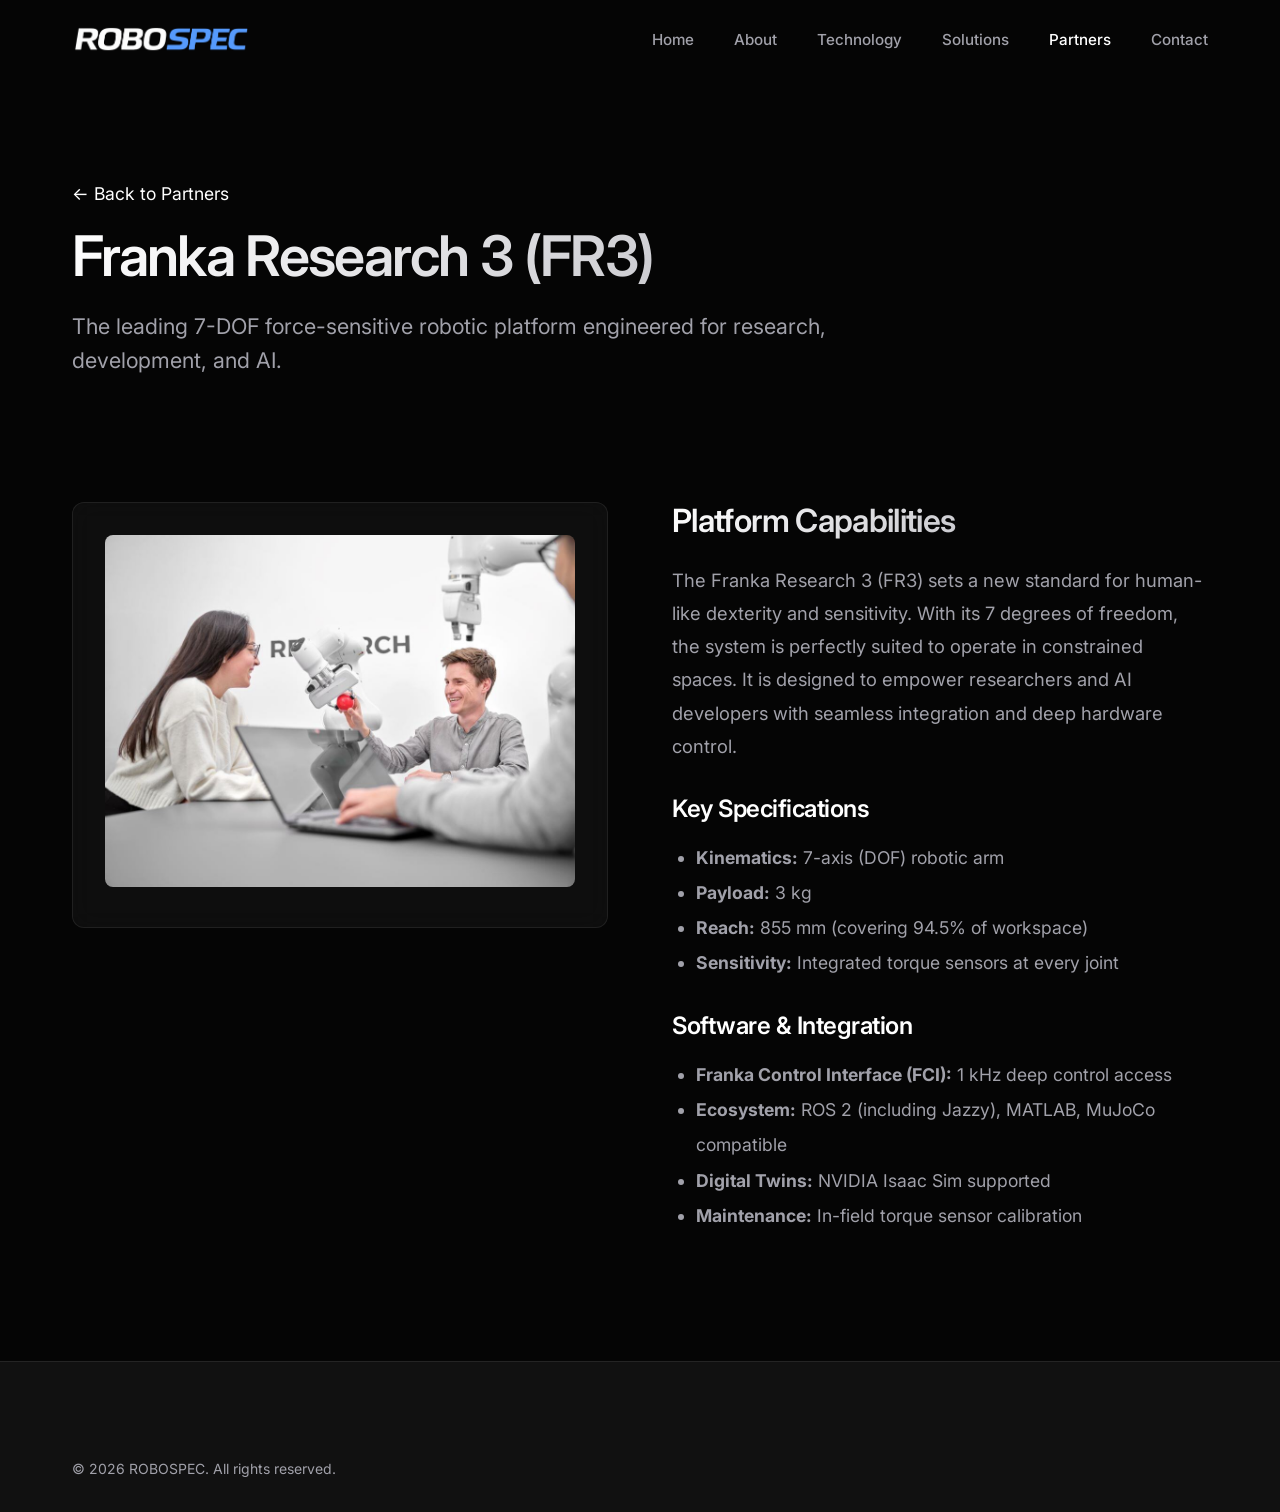
<file: franka-research-3.html>
<!DOCTYPE html>
<html lang="en">

<head>
  <meta charset="UTF-8">
  <meta name="viewport" content="width=device-width, initial-scale=1.0">
  <title>Franka Research 3 | ROBOSPEC</title>
  <link rel="stylesheet" href="./asset/style.css">
  <link rel="icon" href="./asset/favicon/favicon.ico" sizes="48x48">
  <link rel="icon" type="image/png" sizes="32x32" href="./asset/favicon/favicon-32x32.png">
  <link rel="icon" type="image/png" sizes="16x16" href="./asset/favicon/favicon-16x16.png">
  <link rel="apple-touch-icon" href="./asset/favicon/favicon-180x180.png">
</head>

<body>

  <!-- Navigation -->
  <nav class="navbar" id="navbar">
    <div class="container nav-container">
      <a href="index.html" class="logo">
        <img src="./asset/logo.png" alt="ROBOSPEC Logo">
      </a>
      <ul class="nav-links">
        <li><a href="index.html" class="nav-link">Home</a></li>
        <li><a href="about.html" class="nav-link">About</a></li>
        <li><a href="technology.html" class="nav-link">Technology</a></li>
        <li><a href="solutions.html" class="nav-link">Solutions</a></li>
        <li><a href="partners.html" class="nav-link active">Partners</a></li>
        <li><a href="contact.html" class="nav-link">Contact</a></li>
      </ul>
    </div>
  </nav>

  <!-- Title Header -->
  <header class="section" style="padding-top: 180px; padding-bottom: 60px;">
    <div class="container">
      <a href="partners.html" style="color: var(--accent); text-decoration: none; display: inline-block; margin-bottom: 1rem; font-size: 1.1rem;">&larr; Back to Partners</a>
      <h1 class="hero-title reveal text-gradient" style="font-size: 3.5rem;">Franka Research 3 (FR3)</h1>
      <p class="section-subtitle reveal" style="max-width: 800px; font-size: 1.35rem;">The leading 7-DOF force-sensitive robotic platform engineered for research, development, and AI.</p>
    </div>
  </header>

  <!-- Content Section -->
  <section class="section" style="padding-top: 0;">
    <div class="container">
      <div style="display: grid; grid-template-columns: 1fr 1fr; gap: 4rem; align-items: start;">
        
        <div class="reveal glass-panel" style="padding: 2rem; border-radius: 12px;">
          <img src="./asset/partners/franka_research3.jpg" alt="Franka Research 3" style="width: 100%; border-radius: 8px;">
        </div>

        <div class="reveal">
          <h2 style="font-size: 2rem; margin-bottom: 1.5rem;" class="text-gradient">Platform Capabilities</h2>
          <p style="color: var(--text-secondary); font-size: 1.15rem; margin-bottom: 2rem; line-height: 1.8;">
            The Franka Research 3 (FR3) sets a new standard for human-like dexterity and sensitivity. With its 7 degrees of freedom, the system is perfectly suited to operate in constrained spaces. It is designed to empower researchers and AI developers with seamless integration and deep hardware control.
          </p>

          <h3 style="font-size: 1.5rem; margin-bottom: 1rem; color: #fff;">Key Specifications</h3>
          <ul style="color: var(--text-secondary); font-size: 1.1rem; line-height: 2; margin-left: 1.5rem; margin-bottom: 2rem; list-style-type: disc;">
            <li><strong>Kinematics:</strong> 7-axis (DOF) robotic arm</li>
            <li><strong>Payload:</strong> 3 kg</li>
            <li><strong>Reach:</strong> 855 mm (covering 94.5% of workspace)</li>
            <li><strong>Sensitivity:</strong> Integrated torque sensors at every joint</li>
          </ul>

          <h3 style="font-size: 1.5rem; margin-bottom: 1rem; color: #fff;">Software & Integration</h3>
          <ul style="color: var(--text-secondary); font-size: 1.1rem; line-height: 2; margin-left: 1.5rem; list-style-type: disc;">
            <li><strong>Franka Control Interface (FCI):</strong> 1 kHz deep control access</li>
            <li><strong>Ecosystem:</strong> ROS 2 (including Jazzy), MATLAB, MuJoCo compatible</li>
            <li><strong>Digital Twins:</strong> NVIDIA Isaac Sim supported</li>
            <li><strong>Maintenance:</strong> In-field torque sensor calibration</li>
          </ul>
        </div>

      </div>
    </div>
  </section>

  <!-- Footer -->
  <footer class="footer">
    <div class="container">
      <div class="footer-bottom" style="border-top: none; padding-top: 0;">
        <p>&copy; <span id="currentYear"></span> ROBOSPEC. All rights reserved.</p>
      </div>
    </div>
  </footer>

  <script src="./asset/main.js"></script>
</body>

</html>
</file>
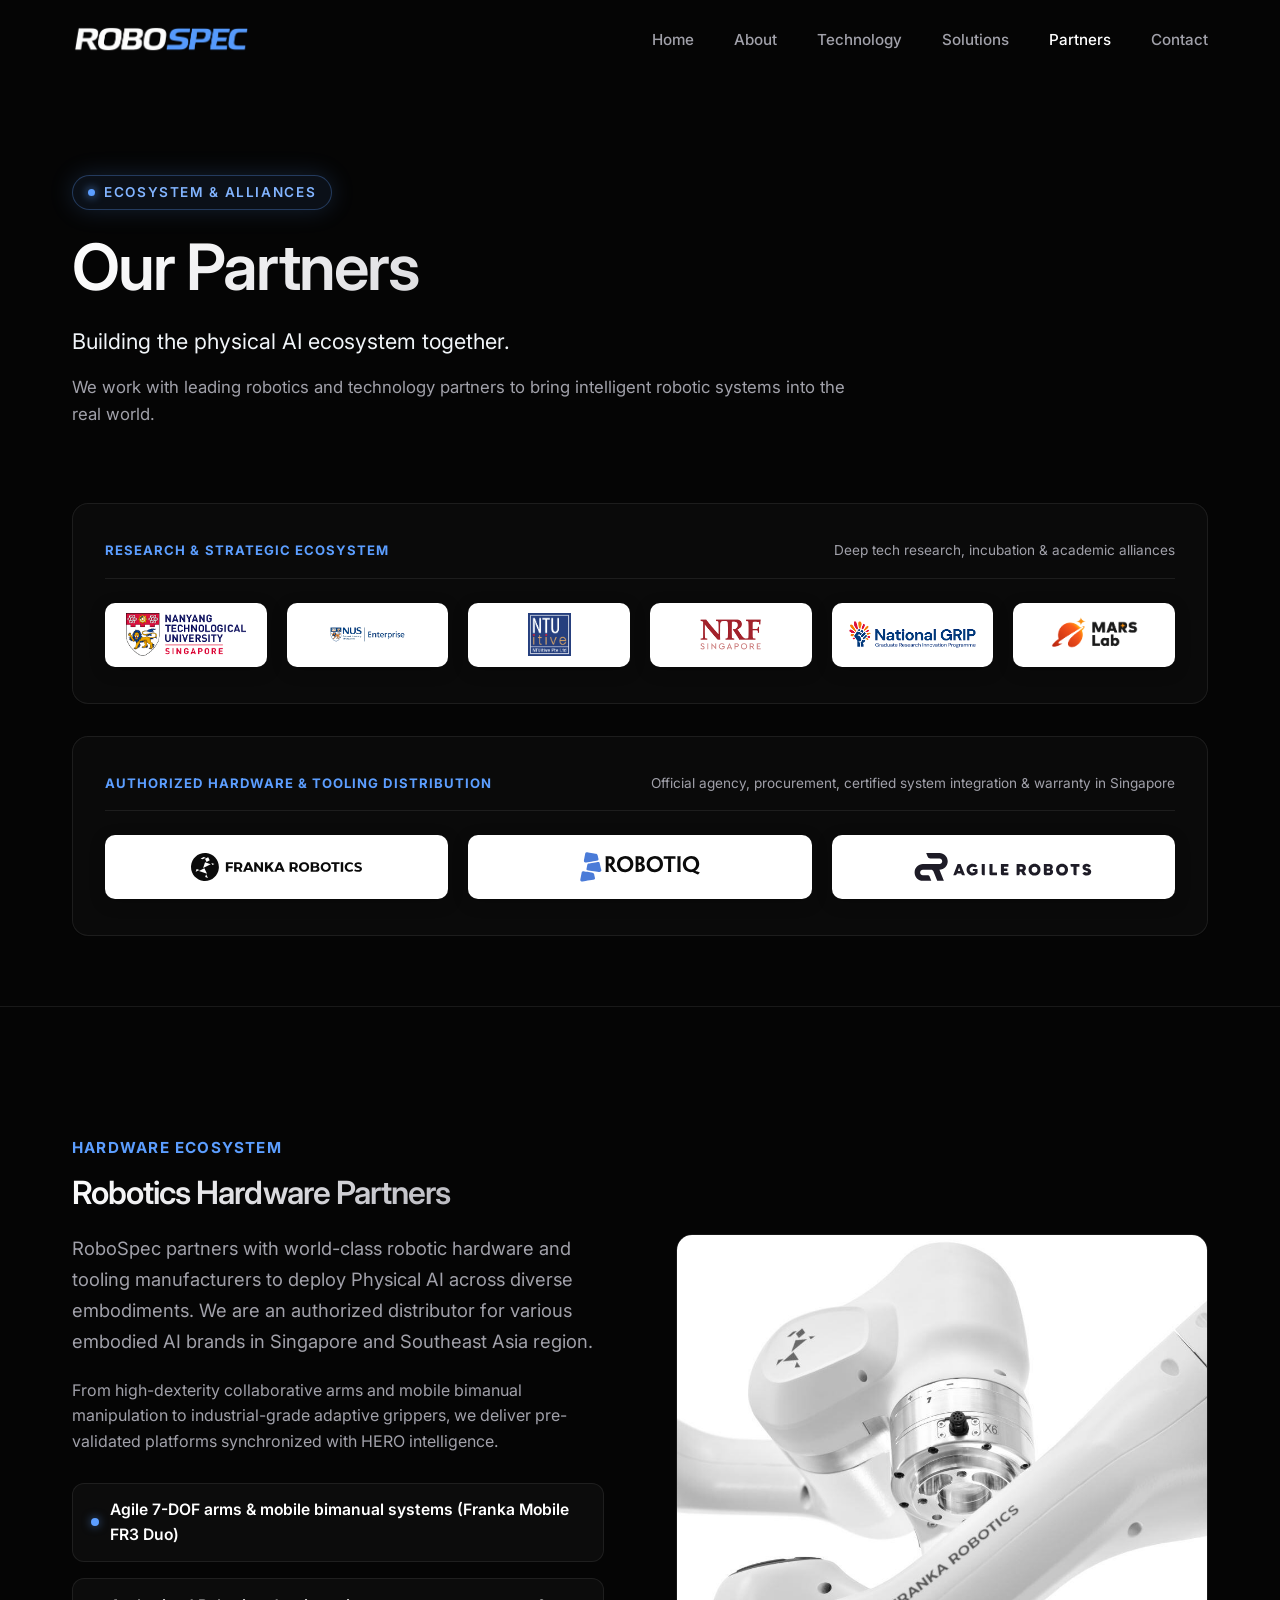
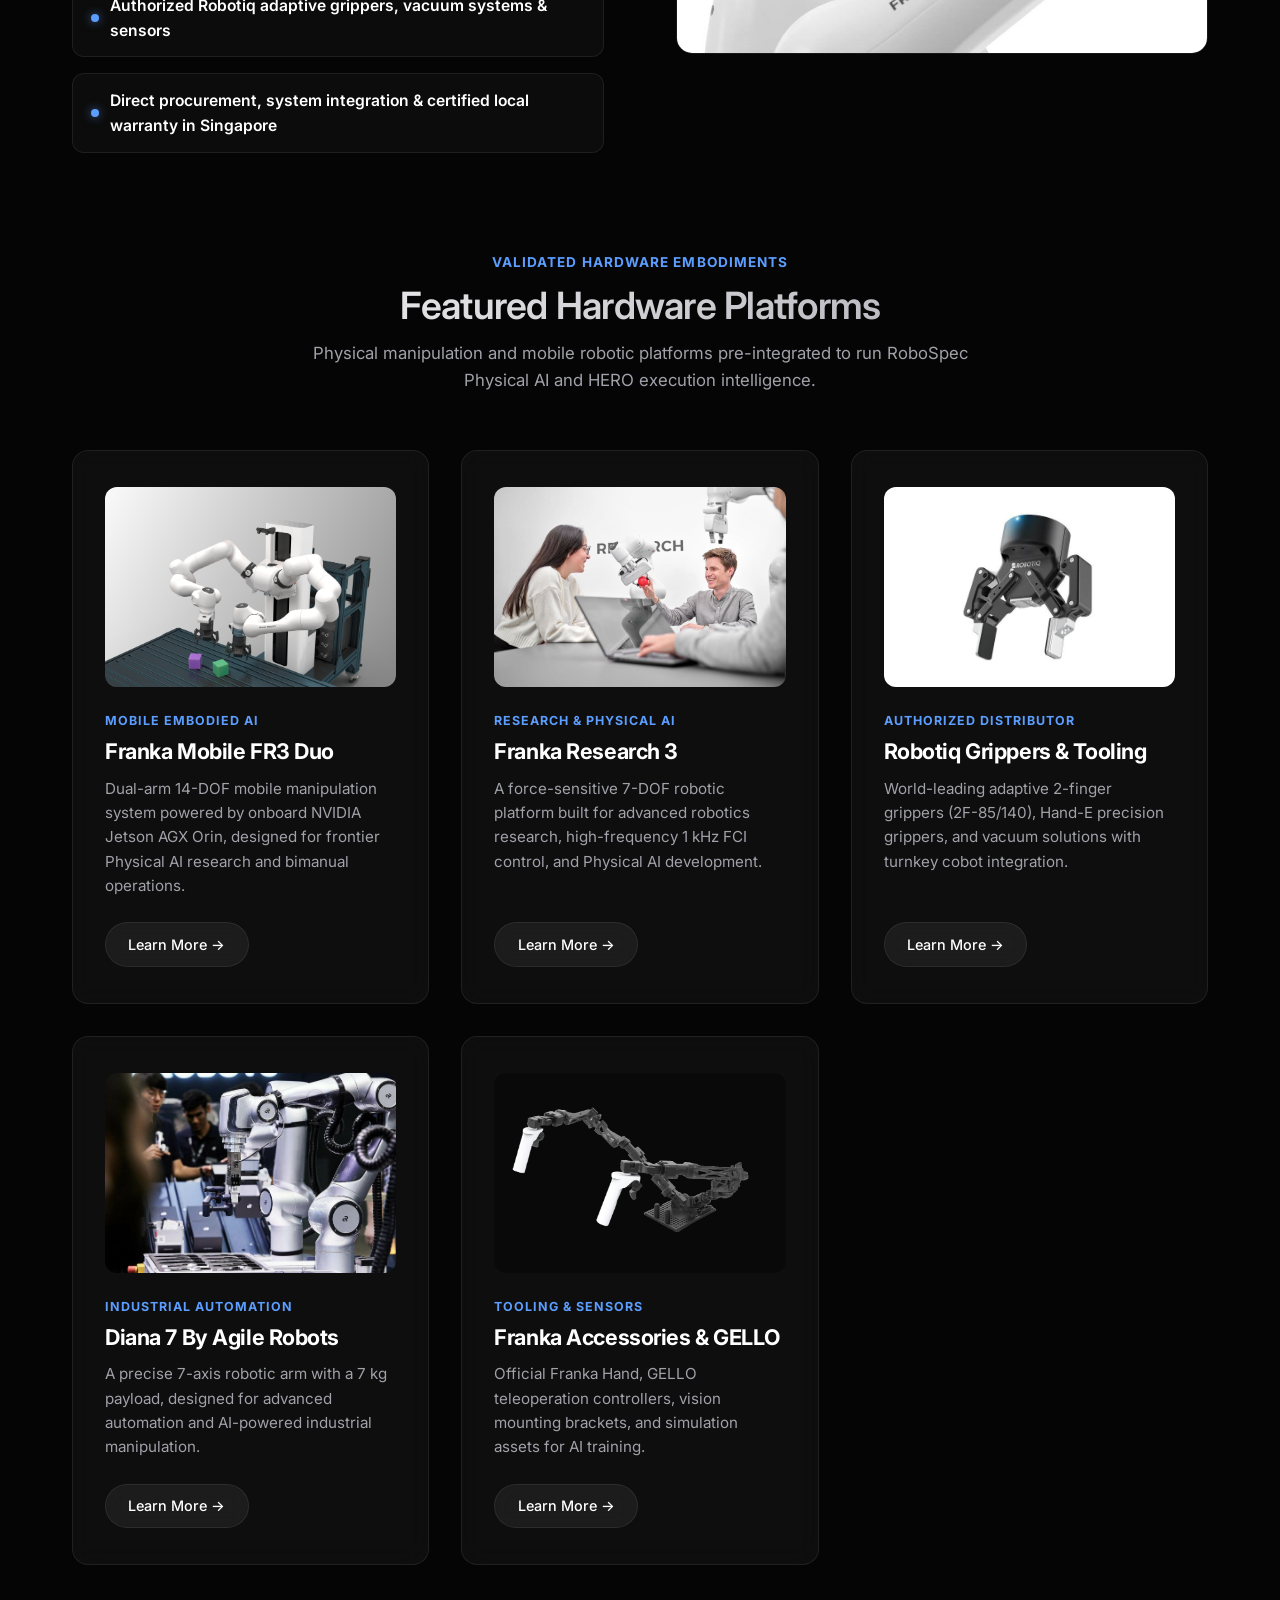
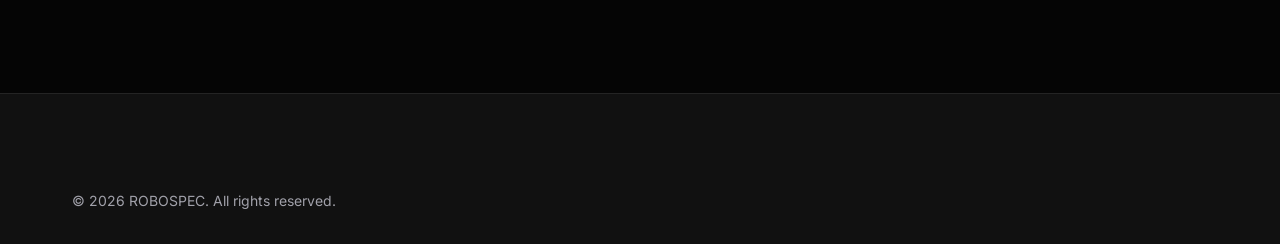
<file: partners.html>
<!DOCTYPE html>
<html lang="en">

<head>
  <meta charset="UTF-8">
  <meta name="viewport" content="width=device-width, initial-scale=1.0">
  <title>Partners | Physical AI Ecosystem | ROBOSPEC</title>
  <meta name="description"
    content="We work with leading robotics and technology partners to bring intelligent robotic systems into the real world. Building the physical AI ecosystem together.">
  <link rel="stylesheet" href="./asset/style.css">
  <link rel="icon" href="./asset/favicon/favicon.ico" sizes="48x48">
  <link rel="icon" type="image/png" sizes="32x32" href="./asset/favicon/favicon-32x32.png">
  <link rel="icon" type="image/png" sizes="16x16" href="./asset/favicon/favicon-16x16.png">
  <link rel="apple-touch-icon" href="./asset/favicon/favicon-180x180.png">
</head>

<body>

  <!-- Navigation -->
  <nav class="navbar" id="navbar">
    <div class="container nav-container">
      <a href="index.html" class="logo">
        <img src="./asset/logo.png" alt="ROBOSPEC Logo">
      </a>
      <ul class="nav-links">
        <li><a href="index.html" class="nav-link">Home</a></li>
        <li><a href="about.html" class="nav-link">About</a></li>
        <li><a href="technology.html" class="nav-link">Technology</a></li>
        <li><a href="solutions.html" class="nav-link">Solutions</a></li>
        <li><a href="partners.html" class="nav-link active">Partners</a></li>
        <li><a href="contact.html" class="nav-link">Contact</a></li>
      </ul>
    </div>
  </nav>

  <!-- Title Header with Generous White Space -->
  <header class="section" style="padding-top: 175px; padding-bottom: 75px;">
    <div class="container">
      <div class="hero-badge reveal" style="margin-bottom: 1.25rem;">
        <span class="badge-dot"></span>
        <span class="badge-text">ECOSYSTEM &amp; ALLIANCES</span>
      </div>
      <h1 class="hero-title reveal text-gradient"
        style="font-size: clamp(2.75rem, 5vw, 4rem); margin-bottom: 1.25rem; line-height: 1.15;">
        Our Partners
      </h1>
      <p class="section-subtitle reveal"
        style="max-width: 820px; font-size: 1.35rem; line-height: 1.6; margin-bottom: 1rem; color: #f1f5f9;">
        Building the physical AI ecosystem together.
      </p>
      <p class="reveal"
        style="max-width: 780px; font-size: 1.05rem; line-height: 1.6; color: var(--text-secondary); margin-bottom: 0;">
        We work with leading robotics and technology partners to bring intelligent robotic systems into the real world.
      </p>
    </div>
  </header>

  <!-- Research & Industry Ecosystem Strip -->
  <section class="section" style="padding-top: 0; padding-bottom: 70px;">
    <div class="container">
      <!-- Academic & Research Ecosystem -->
      <div class="reveal glass-panel"
        style="padding: 2.25rem 2rem; background: rgba(18, 18, 18, 0.45); border: 1px solid var(--border-subtle); margin-bottom: 2rem;">
        <div
          style="display: flex; align-items: center; justify-content: space-between; flex-wrap: wrap; gap: 1rem; margin-bottom: 1.5rem; border-bottom: 1px solid var(--border-subtle); padding-bottom: 1rem;">
          <span
            style="font-size: 0.82rem; font-weight: 700; letter-spacing: 0.08em; text-transform: uppercase; color: var(--accent-primary);">
            Research &amp; Strategic Ecosystem
          </span>
          <span style="font-size: 0.85rem; color: var(--text-secondary);">
            Deep tech research, incubation &amp; academic alliances
          </span>
        </div>
        <div class="partner-logos-strip">
          <div class="partner-logo-item" title="NTU Singapore">
            <img src="./asset/ecosystem/NTU.png" alt="NTU">
          </div>
          <div class="partner-logo-item" title="NUS Enterprise">
            <img src="./asset/ecosystem/NUS_enterprise.png" alt="NUS Enterprise">
          </div>
          <div class="partner-logo-item" title="Ntuitive">
            <img src="./asset/ecosystem/Ntuitive.png" alt="Ntuitive">
          </div>
          <div class="partner-logo-item" title="National Research Foundation">
            <img src="./asset/ecosystem/NRF.png" alt="NRF">
          </div>
          <div class="partner-logo-item" title="GRIP">
            <img src="./asset/ecosystem/GRIP.png" alt="GRIP">
          </div>
          <div class="partner-logo-item" title="MARS">
            <img src="./asset/ecosystem/mars.png" alt="MARS">
          </div>
        </div>
      </div>

      <!-- Authorized Hardware Brand Distribution -->
      <div class="reveal glass-panel"
        style="padding: 2.25rem 2rem; background: rgba(18, 18, 18, 0.45); border: 1px solid var(--border-subtle);">
        <div
          style="display: flex; align-items: center; justify-content: space-between; flex-wrap: wrap; gap: 1rem; margin-bottom: 1.5rem; border-bottom: 1px solid var(--border-subtle); padding-bottom: 1rem;">
          <span
            style="font-size: 0.82rem; font-weight: 700; letter-spacing: 0.08em; text-transform: uppercase; color: var(--accent-primary);">
            Authorized Hardware &amp; Tooling Distribution
          </span>
          <span style="font-size: 0.85rem; color: var(--text-secondary);">
            Official agency, procurement, certified system integration &amp; warranty in Singapore
          </span>
        </div>
        <div class="partner-logos-strip" style="grid-template-columns: repeat(auto-fit, minmax(200px, 1fr));">
          <div class="partner-logo-item" title="Franka Robotics - Authorized Partner">
            <img src="./asset/partners/franka_logo.svg?v=2" alt="Franka Robotics" style="height: 28px;">
          </div>
          <div class="partner-logo-item" title="Robotiq - Authorized Distributor">
            <img src="./asset/partners/robotiq_logo.svg?v=2" alt="Robotiq" style="height: 30px;">
          </div>
          <div class="partner-logo-item" title="Agile Robots - Strategic Partner">
            <img src="./asset/partners/agile_robots_logo.svg?v=2" alt="Agile Robots" style="height: 28px;">
          </div>
        </div>
      </div>
    </div>
  </section>

  <!-- Robotics Hardware Partners -->
  <section class="section" id="hardware-partners" style="border-top: 1px solid var(--border-subtle);">
    <div class="container">
      <div class="solution-split-grid">
        <div class="reveal">
          <span class="solution-eyebrow">Hardware Ecosystem</span>
          <h2 class="hero-title text-gradient solution-headline heading-nowrap">Robotics Hardware Partners</h2>
          <p class="solution-lead" style="margin-bottom: 1.25rem;">
            RoboSpec partners with world-class robotic hardware and tooling manufacturers to deploy Physical AI across
            diverse embodiments. We are an authorized distributor for various embodied AI brands in Singapore and
            Southeast Asia region.
          </p>
          <p style="color: var(--text-secondary); font-size: 1rem; line-height: 1.6; margin-bottom: 1.75rem;">
            From high-dexterity collaborative arms and mobile bimanual manipulation to industrial-grade adaptive
            grippers, we deliver pre-validated platforms synchronized with HERO intelligence.
          </p>
          <div class="solution-skills-list" style="margin-top: 0;">
            <div class="solution-skill-card" style="padding: 0.85rem 1.15rem;">
              <div class="solution-skill-header" style="margin-bottom: 0;">
                <span class="solution-skill-indicator"></span>
                <span style="font-size: 0.98rem; font-weight: 600; color: #ffffff;">Agile 7-DOF arms &amp; mobile
                  bimanual systems (Franka Mobile FR3 Duo)</span>
              </div>
            </div>
            <div class="solution-skill-card" style="padding: 0.85rem 1.15rem;">
              <div class="solution-skill-header" style="margin-bottom: 0;">
                <span class="solution-skill-indicator"></span>
                <span style="font-size: 0.98rem; font-weight: 600; color: #ffffff;">Authorized Robotiq adaptive
                  grippers, vacuum systems &amp; sensors</span>
              </div>
            </div>
            <div class="solution-skill-card" style="padding: 0.85rem 1.15rem;">
              <div class="solution-skill-header" style="margin-bottom: 0;">
                <span class="solution-skill-indicator"></span>
                <span style="font-size: 0.98rem; font-weight: 600; color: #ffffff;">Direct procurement, system
                  integration &amp; certified local warranty in Singapore</span>
              </div>
            </div>
          </div>
        </div>
        <div class="reveal glass-panel"
          style="height: 420px; display: flex; align-items: center; justify-content: center; overflow: hidden; background: transparent;">
          <img src="./asset/partners/franka.jpg" alt="Robotics Hardware Embodiment"
            style="width: 100%; height: 100%; object-fit: cover;">
        </div>
      </div>

      <!-- Featured Hardware Platforms -->
      <div class="reveal" style="margin-top: 6rem;">
        <div style="text-align: center; margin-bottom: 3.5rem;">
          <span
            style="font-size: 0.85rem; font-weight: 700; letter-spacing: 0.08em; text-transform: uppercase; color: var(--accent-primary); display: inline-block; margin-bottom: 0.6rem;">
            Validated Hardware Embodiments
          </span>
          <h3 class="text-gradient heading-nowrap"
            style="font-size: clamp(1.85rem, 3.2vw, 2.35rem); margin-bottom: 0.75rem;">
            Featured Hardware Platforms
          </h3>
          <p style="color: var(--text-secondary); max-width: 680px; margin: 0 auto; font-size: 1.05rem;">
            Physical manipulation and mobile robotic platforms pre-integrated to run RoboSpec Physical AI and HERO
            execution intelligence.
          </p>
        </div>

        <div style="display: grid; grid-template-columns: repeat(auto-fit, minmax(320px, 1fr)); gap: 2rem;">
          <!-- 1. Franka Mobile FR3 Duo -->
          <div class="glass-panel"
            style="padding: 2.25rem 2rem; display: flex; flex-direction: column; align-items: flex-start; text-align: left; border: 1px solid var(--border-subtle); border-radius: 16px;">
            <div
              style="height: 200px; width: 100%; margin-bottom: 1.5rem; overflow: hidden; border-radius: 12px; background: rgba(0,0,0,0.3);">
              <img src="./asset/partners/franka_mobile_duo.png?v=2" alt="Franka Mobile FR3 Duo"
                style="width: 100%; height: 100%; object-fit: cover;">
            </div>
            <div
              style="font-size: 0.78rem; font-weight: 700; letter-spacing: 0.08em; text-transform: uppercase; color: var(--accent-primary); margin-bottom: 0.5rem;">
              MOBILE EMBODIED AI
            </div>
            <h4 style="font-size: 1.35rem; font-weight: 700; color: #ffffff; margin-bottom: 0.75rem;">Franka Mobile FR3
              Duo</h4>
            <p
              style="color: var(--text-secondary); font-size: 0.95rem; line-height: 1.6; flex-grow: 1; margin-bottom: 1.5rem;">
              Dual-arm 14-DOF mobile manipulation system powered by onboard NVIDIA Jetson AGX Orin, designed for
              frontier Physical AI research and bimanual operations.
            </p>
            <a href="franka-mobile-duo.html" class="btn btn-secondary"
              style="font-size: 0.9rem; padding: 0.6rem 1.4rem; align-self: flex-start;">Learn More &rarr;</a>
          </div>

          <!-- 2. Franka Research 3 -->
          <div class="glass-panel"
            style="padding: 2.25rem 2rem; display: flex; flex-direction: column; align-items: flex-start; text-align: left; border: 1px solid var(--border-subtle); border-radius: 16px; transition-delay: 0.05s;">
            <div
              style="height: 200px; width: 100%; margin-bottom: 1.5rem; overflow: hidden; border-radius: 12px; background: rgba(0,0,0,0.3);">
              <img src="./asset/partners/franka_research3.jpg" alt="Franka Research 3"
                style="width: 100%; height: 100%; object-fit: cover;">
            </div>
            <div
              style="font-size: 0.78rem; font-weight: 700; letter-spacing: 0.08em; text-transform: uppercase; color: var(--accent-primary); margin-bottom: 0.5rem;">
              RESEARCH &amp; PHYSICAL AI
            </div>
            <h4 style="font-size: 1.35rem; font-weight: 700; color: #ffffff; margin-bottom: 0.75rem;">Franka Research 3
            </h4>
            <p
              style="color: var(--text-secondary); font-size: 0.95rem; line-height: 1.6; flex-grow: 1; margin-bottom: 1.5rem;">
              A force-sensitive 7-DOF robotic platform built for advanced robotics research, high-frequency 1 kHz FCI
              control, and Physical AI development.
            </p>
            <a href="franka-research-3.html" class="btn btn-secondary"
              style="font-size: 0.9rem; padding: 0.6rem 1.4rem; align-self: flex-start;">Learn More &rarr;</a>
          </div>

          <!-- 3. Robotiq Grippers & Tooling -->
          <div class="glass-panel"
            style="padding: 2.25rem 2rem; display: flex; flex-direction: column; align-items: flex-start; text-align: left; border: 1px solid var(--border-subtle); border-radius: 16px; transition-delay: 0.1s;">
            <div
              style="height: 200px; width: 100%; margin-bottom: 1.5rem; overflow: hidden; border-radius: 12px; background: #ffffff; display: flex; align-items: center; justify-content: center;">
              <img src="./asset/partners/robotiq_grippers.png?v=3" alt="Robotiq 2F-85 Gripper"
                style="max-height: 88%; max-width: 88%; object-fit: contain;">
            </div>
            <div
              style="font-size: 0.78rem; font-weight: 700; letter-spacing: 0.08em; text-transform: uppercase; color: var(--accent-primary); margin-bottom: 0.5rem;">
              AUTHORIZED DISTRIBUTOR
            </div>
            <h4 style="font-size: 1.35rem; font-weight: 700; color: #ffffff; margin-bottom: 0.75rem;">Robotiq Grippers
              &amp; Tooling</h4>
            <p
              style="color: var(--text-secondary); font-size: 0.95rem; line-height: 1.6; flex-grow: 1; margin-bottom: 1.5rem;">
              World-leading adaptive 2-finger grippers (2F-85/140), Hand-E precision grippers, and vacuum solutions with
              turnkey cobot integration.
            </p>
            <a href="robotiq.html" class="btn btn-secondary"
              style="font-size: 0.9rem; padding: 0.6rem 1.4rem; align-self: flex-start;">Learn More &rarr;</a>
          </div>

          <!-- 4. Diana 7 -->
          <div class="glass-panel"
            style="padding: 2.25rem 2rem; display: flex; flex-direction: column; align-items: flex-start; text-align: left; border: 1px solid var(--border-subtle); border-radius: 16px; transition-delay: 0.15s;">
            <div
              style="height: 200px; width: 100%; margin-bottom: 1.5rem; overflow: hidden; border-radius: 12px; background: rgba(0,0,0,0.3);">
              <img src="./asset/partners/diana_7.jpg" alt="Diana 7"
                style="width: 100%; height: 100%; object-fit: cover;">
            </div>
            <div
              style="font-size: 0.78rem; font-weight: 700; letter-spacing: 0.08em; text-transform: uppercase; color: var(--accent-primary); margin-bottom: 0.5rem;">
              INDUSTRIAL AUTOMATION
            </div>
            <h4 style="font-size: 1.35rem; font-weight: 700; color: #ffffff; margin-bottom: 0.75rem;">Diana 7 By Agile
              Robots</h4>
            <p
              style="color: var(--text-secondary); font-size: 0.95rem; line-height: 1.6; flex-grow: 1; margin-bottom: 1.5rem;">
              A precise 7-axis robotic arm with a 7 kg payload, designed for advanced automation and AI-powered
              industrial manipulation.
            </p>
            <a href="diana-7.html" class="btn btn-secondary"
              style="font-size: 0.9rem; padding: 0.6rem 1.4rem; align-self: flex-start;">Learn More &rarr;</a>
          </div>

          <!-- 5. Franka Accessories -->
          <div class="glass-panel"
            style="padding: 2.25rem 2rem; display: flex; flex-direction: column; align-items: flex-start; text-align: left; border: 1px solid var(--border-subtle); border-radius: 16px; transition-delay: 0.2s;">
            <div
              style="height: 200px; width: 100%; margin-bottom: 1.5rem; overflow: hidden; border-radius: 12px; background: rgba(0,0,0,0.3);">
              <img src="./asset/partners/accessories.png" alt="Accessories"
                style="width: 100%; height: 100%; object-fit: cover;">
            </div>
            <div
              style="font-size: 0.78rem; font-weight: 700; letter-spacing: 0.08em; text-transform: uppercase; color: var(--accent-primary); margin-bottom: 0.5rem;">
              TOOLING &amp; SENSORS
            </div>
            <h4 style="font-size: 1.35rem; font-weight: 700; color: #ffffff; margin-bottom: 0.75rem;">Franka Accessories
              &amp; GELLO</h4>
            <p
              style="color: var(--text-secondary); font-size: 0.95rem; line-height: 1.6; flex-grow: 1; margin-bottom: 1.5rem;">
              Official Franka Hand, GELLO teleoperation controllers, vision mounting brackets, and simulation assets for
              AI training.
            </p>
            <a href="accessories.html" class="btn btn-secondary"
              style="font-size: 0.9rem; padding: 0.6rem 1.4rem; align-self: flex-start;">Learn More &rarr;</a>
          </div>
        </div>
      </div>
    </div>
  </section>

  <!-- Footer -->
  <footer class="footer">
    <div class="container">
      <div class="footer-bottom" style="border-top: none; padding-top: 0;">
        <p>&copy; <span id="currentYear"></span> ROBOSPEC. All rights reserved.</p>
      </div>
    </div>
  </footer>

  <script src="./asset/main.js"></script>
</body>

</html>
</file>
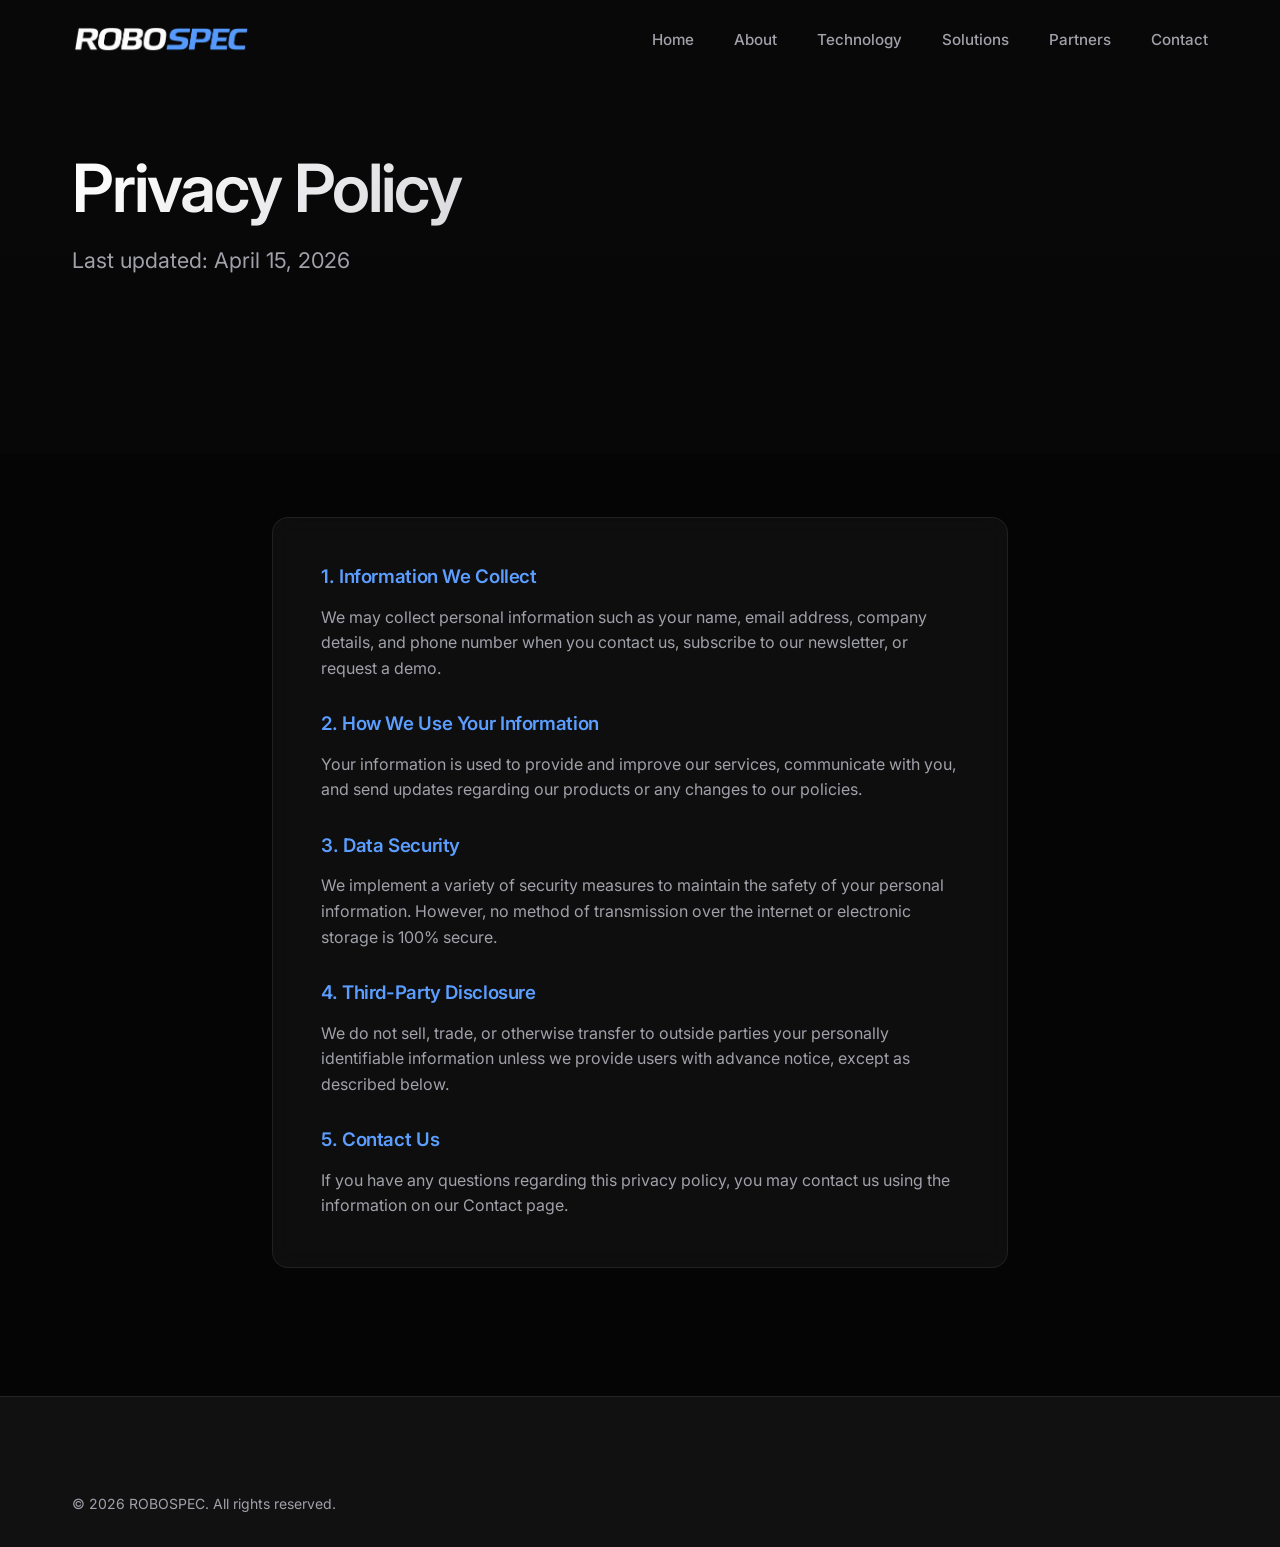
<file: privacy.html>
<!DOCTYPE html>
<html lang="en">

<head>
  <meta charset="UTF-8">
  <meta name="viewport" content="width=device-width, initial-scale=1.0">
  <title>Privacy Policy | ROBOSPEC</title>
  <link rel="stylesheet" href="./asset/style.css">
  <link rel="icon" href="./asset/favicon/favicon.ico" sizes="48x48">
  <link rel="icon" type="image/png" sizes="32x32" href="./asset/favicon/favicon-32x32.png">
  <link rel="icon" type="image/png" sizes="16x16" href="./asset/favicon/favicon-16x16.png">
  <link rel="apple-touch-icon" href="./asset/favicon/favicon-180x180.png">
</head>

<body>

  <!-- Navigation -->
  <nav class="navbar" id="navbar">
    <div class="container nav-container">
      <a href="index.html" class="logo">
        <img src="./asset/logo.png" alt="ROBOSPEC Logo">
      </a>
      <ul class="nav-links">
        <li><a href="index.html" class="nav-link">Home</a></li>
        <li><a href="about.html" class="nav-link">About</a></li>
        <li><a href="technology.html" class="nav-link">Technology</a></li>
        <li><a href="solutions.html" class="nav-link">Solutions</a></li>
        <li><a href="partners.html" class="nav-link">Partners</a></li>
        <li><a href="contact.html" class="nav-link">Contact</a></li>
      </ul>
      <a href="contact.html" class="btn btn-secondary" style="display: none;">Get in touch</a>
    </div>
  </nav>

  <!-- Page Header -->
  <header class="section" style="padding-top: 150px; background: rgba(10,10,10,0.5);">
    <div class="container">
      <h1 class="hero-title text-gradient" style="margin-bottom: 1rem;">Privacy Policy</h1>
      <p class="hero-desc">Last updated: April 15, 2026</p>
    </div>
  </header>

  <!-- Content Section -->
  <section class="section" style="padding-top: 4rem;">
    <div class="container" style="max-width: 800px; margin: 0 auto;">
      <div class="glass-panel" style="padding: 3rem;">
        <h3 style="margin-bottom: 1rem; color: var(--accent-primary);">1. Information We Collect</h3>
        <p style="color: var(--text-secondary); margin-bottom: 2rem;">We may collect personal information such as your
          name, email address, company details, and phone number when you contact us, subscribe to our newsletter, or
          request a demo.</p>

        <h3 style="margin-bottom: 1rem; color: var(--accent-primary);">2. How We Use Your Information</h3>
        <p style="color: var(--text-secondary); margin-bottom: 2rem;">Your information is used to provide and improve
          our services, communicate with you, and send updates regarding our products or any changes to our policies.
        </p>

        <h3 style="margin-bottom: 1rem; color: var(--accent-primary);">3. Data Security</h3>
        <p style="color: var(--text-secondary); margin-bottom: 2rem;">We implement a variety of security measures to
          maintain the safety of your personal information. However, no method of transmission over the internet or
          electronic storage is 100% secure.</p>

        <h3 style="margin-bottom: 1rem; color: var(--accent-primary);">4. Third-Party Disclosure</h3>
        <p style="color: var(--text-secondary); margin-bottom: 2rem;">We do not sell, trade, or otherwise transfer to
          outside parties your personally identifiable information unless we provide users with advance notice, except
          as described below.</p>

        <h3 style="margin-bottom: 1rem; color: var(--accent-primary);">5. Contact Us</h3>
        <p style="color: var(--text-secondary);">If you have any questions regarding this privacy policy, you may
          contact us using the information on our Contact page.</p>
      </div>
    </div>
  </section>

  <!-- Footer -->
  <footer class="footer">
    <div class="container">
      <div class="footer-bottom" style="border-top: none; padding-top: 0;">
        <p>&copy; <span id="currentYear"></span> ROBOSPEC. All rights reserved.</p>
      </div>
    </div>
  </footer>

  <script src="./asset/main.js"></script>
</body>

</html>
</file>
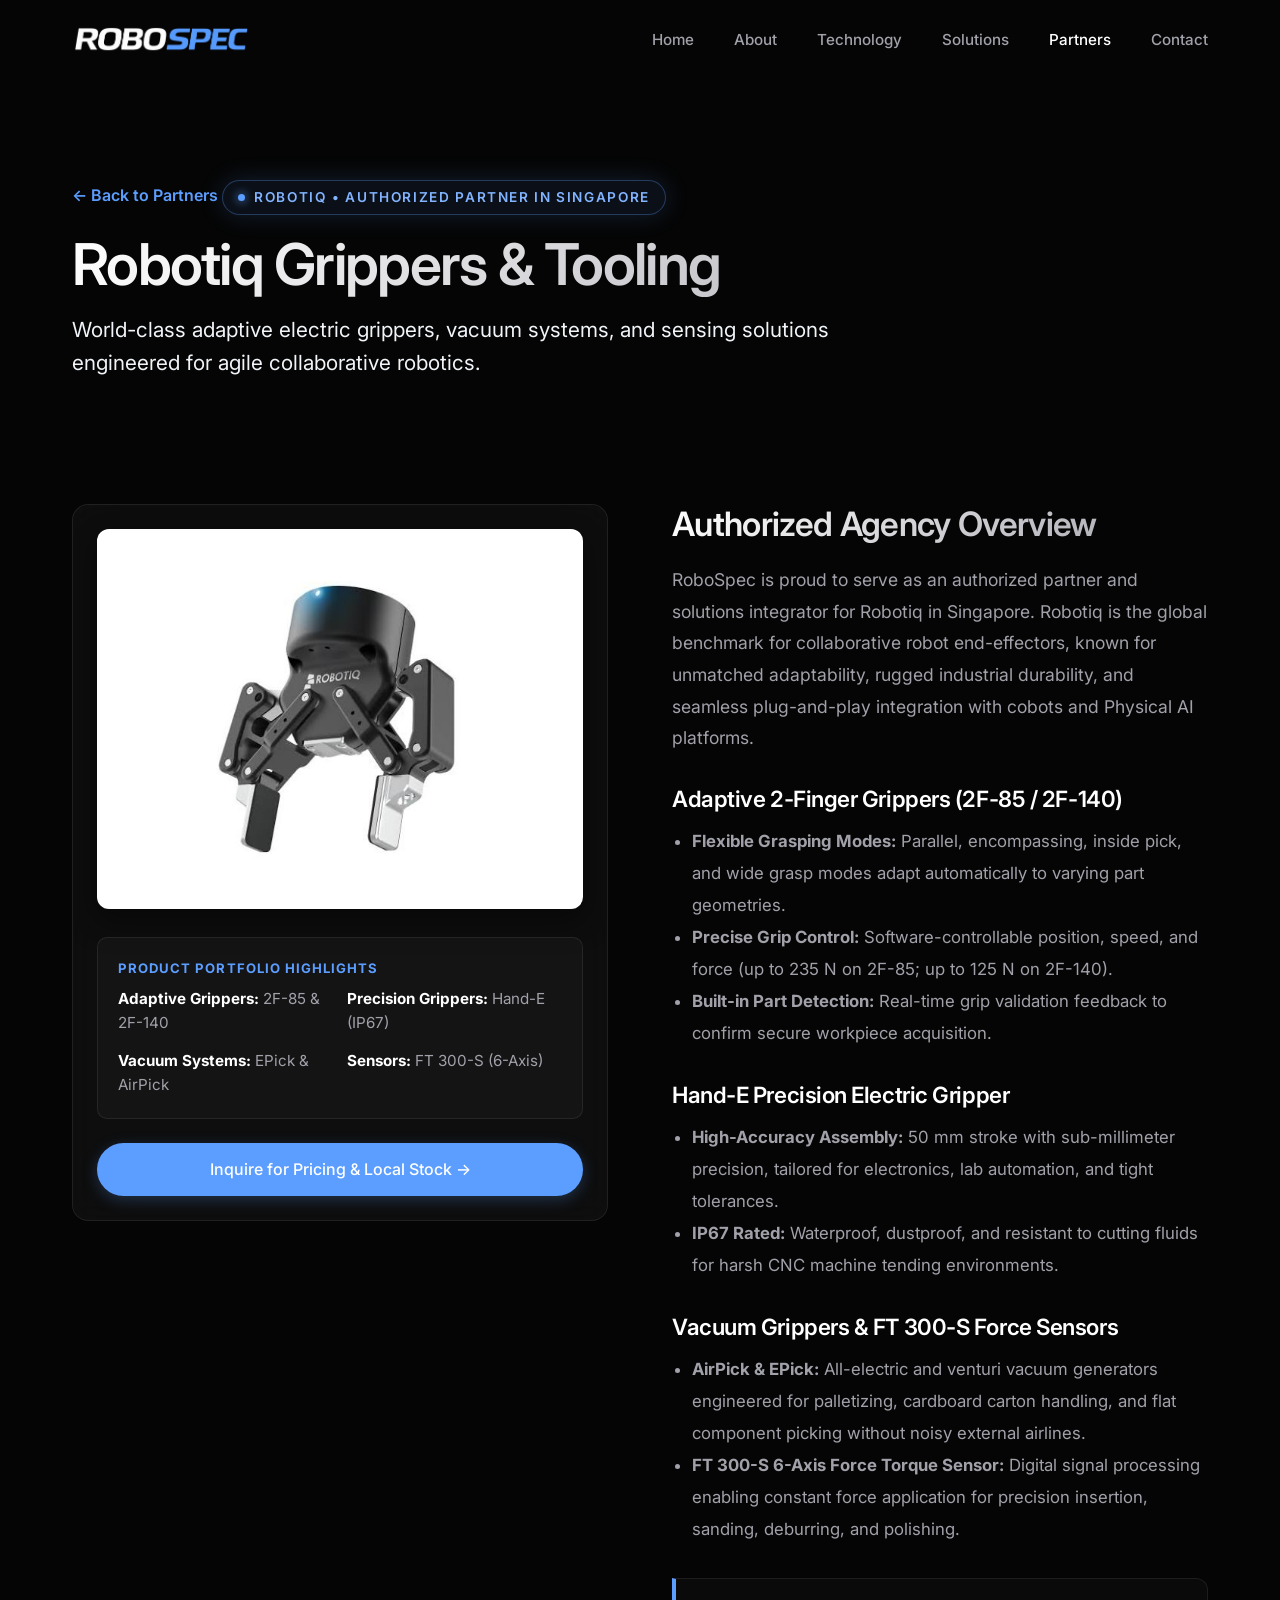
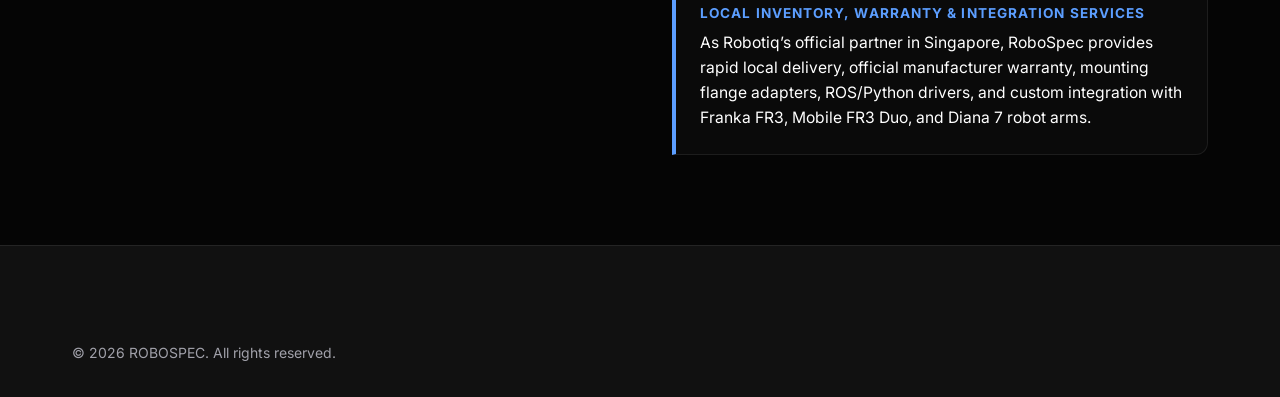
<file: robotiq.html>
<!DOCTYPE html>
<html lang="en">

<head>
  <meta charset="UTF-8">
  <meta name="viewport" content="width=device-width, initial-scale=1.0">
  <title>Robotiq Grippers &amp; Tooling | Authorized Distributor | ROBOSPEC</title>
  <meta name="description"
    content="RoboSpec is an authorized partner for Robotiq in Singapore. Discover industry-leading adaptive grippers, Hand-E, vacuum solutions, and force-torque sensors.">
  <link rel="stylesheet" href="./asset/style.css">
  <link rel="icon" href="./asset/favicon/favicon.ico" sizes="48x48">
  <link rel="icon" type="image/png" sizes="32x32" href="./asset/favicon/favicon-32x32.png">
  <link rel="icon" type="image/png" sizes="16x16" href="./asset/favicon/favicon-16x16.png">
  <link rel="apple-touch-icon" href="./asset/favicon/favicon-180x180.png">
</head>

<body>

  <!-- Navigation -->
  <nav class="navbar" id="navbar">
    <div class="container nav-container">
      <a href="index.html" class="logo">
        <img src="./asset/logo.png" alt="ROBOSPEC Logo">
      </a>
      <ul class="nav-links">
        <li><a href="index.html" class="nav-link">Home</a></li>
        <li><a href="about.html" class="nav-link">About</a></li>
        <li><a href="technology.html" class="nav-link">Technology</a></li>
        <li><a href="solutions.html" class="nav-link">Solutions</a></li>
        <li><a href="partners.html" class="nav-link active">Partners</a></li>
        <li><a href="contact.html" class="nav-link">Contact</a></li>
      </ul>
    </div>
  </nav>

  <!-- Title Header -->
  <header class="section" style="padding-top: 180px; padding-bottom: 60px;">
    <div class="container">
      <a href="partners.html"
        style="color: var(--accent-primary); text-decoration: none; display: inline-flex; align-items: center; gap: 0.5rem; margin-bottom: 1.25rem; font-size: 1rem; font-weight: 600;">
        &larr; Back to Partners
      </a>
      <div class="hero-badge reveal" style="margin-bottom: 1rem;">
        <span class="badge-dot"></span>
        <span class="badge-text">ROBOTIQ &bull; AUTHORIZED PARTNER IN SINGAPORE</span>
      </div>
      <h1 class="hero-title reveal text-gradient"
        style="font-size: clamp(2.5rem, 4.5vw, 3.8rem); line-height: 1.15; margin-bottom: 1rem;">
        Robotiq Grippers &amp; Tooling
      </h1>
      <p class="section-subtitle reveal" style="max-width: 820px; font-size: 1.3rem; line-height: 1.6; color: #f1f5f9;">
        World-class adaptive electric grippers, vacuum systems, and sensing solutions engineered for agile collaborative
        robotics.
      </p>
    </div>
  </header>

  <!-- Content Section -->
  <section class="section" style="padding-top: 0; padding-bottom: 90px;">
    <div class="container">
      <div
        style="display: grid; grid-template-columns: repeat(auto-fit, minmax(360px, 1fr)); gap: 4rem; align-items: start;">

        <div class="reveal glass-panel"
          style="padding: 1.5rem; border-radius: 16px; border: 1px solid var(--border-subtle); overflow: hidden;">
          <div
            style="width: 100%; height: 380px; border-radius: 12px; background: #ffffff; display: flex; align-items: center; justify-content: center; box-shadow: 0 10px 30px rgba(0,0,0,0.5);">
            <img src="./asset/partners/robotiq_grippers.png?v=3" alt="Robotiq 2F-85 Gripper"
              style="max-height: 85%; max-width: 85%; object-fit: contain;">
          </div>

          <div
            style="margin-top: 1.75rem; padding: 1.25rem; background: rgba(255,255,255,0.03); border-radius: 10px; border: 1px solid var(--border-subtle);">
            <div
              style="font-size: 0.82rem; font-weight: 700; text-transform: uppercase; letter-spacing: 0.08em; color: var(--accent-primary); margin-bottom: 0.5rem;">
              Product Portfolio Highlights
            </div>
            <div
              style="display: grid; grid-template-columns: 1fr 1fr; gap: 0.85rem; font-size: 0.95rem; color: var(--text-secondary);">
              <div><strong style="color: #ffffff;">Adaptive Grippers:</strong> 2F-85 &amp; 2F-140</div>
              <div><strong style="color: #ffffff;">Precision Grippers:</strong> Hand-E (IP67)</div>
              <div><strong style="color: #ffffff;">Vacuum Systems:</strong> EPick &amp; AirPick</div>
              <div><strong style="color: #ffffff;">Sensors:</strong> FT 300-S (6-Axis)</div>
            </div>
          </div>

          <div style="margin-top: 1.5rem; text-align: center;">
            <a href="contact.html" class="btn btn-primary"
              style="width: 100%; text-align: center; justify-content: center;">
              Inquire for Pricing &amp; Local Stock &rarr;
            </a>
          </div>
        </div>

        <div class="reveal">
          <h2 style="font-size: 2.1rem; margin-bottom: 1.25rem;" class="text-gradient">Authorized Agency Overview</h2>
          <p style="color: var(--text-secondary); font-size: 1.1rem; margin-bottom: 2rem; line-height: 1.8;">
            RoboSpec is proud to serve as an authorized partner and solutions integrator for Robotiq in Singapore.
            Robotiq is the global benchmark for collaborative robot end-effectors, known for unmatched adaptability,
            rugged industrial durability, and seamless plug-and-play integration with cobots and Physical AI platforms.
          </p>

          <h3 style="font-size: 1.4rem; margin-bottom: 0.85rem; color: #ffffff;">Adaptive 2-Finger Grippers (2F-85 /
            2F-140)</h3>
          <ul
            style="color: var(--text-secondary); font-size: 1.05rem; line-height: 1.9; margin-left: 1.25rem; margin-bottom: 2rem; list-style-type: disc;">
            <li><strong>Flexible Grasping Modes:</strong> Parallel, encompassing, inside pick, and wide grasp modes
              adapt automatically to varying part geometries.</li>
            <li><strong>Precise Grip Control:</strong> Software-controllable position, speed, and force (up to 235 N on
              2F-85; up to 125 N on 2F-140).</li>
            <li><strong>Built-in Part Detection:</strong> Real-time grip validation feedback to confirm secure workpiece
              acquisition.</li>
          </ul>

          <h3 style="font-size: 1.4rem; margin-bottom: 0.85rem; color: #ffffff;">Hand-E Precision Electric Gripper</h3>
          <ul
            style="color: var(--text-secondary); font-size: 1.05rem; line-height: 1.9; margin-left: 1.25rem; margin-bottom: 2rem; list-style-type: disc;">
            <li><strong>High-Accuracy Assembly:</strong> 50 mm stroke with sub-millimeter precision, tailored for
              electronics, lab automation, and tight tolerances.</li>
            <li><strong>IP67 Rated:</strong> Waterproof, dustproof, and resistant to cutting fluids for harsh CNC
              machine tending environments.</li>
          </ul>

          <h3 style="font-size: 1.4rem; margin-bottom: 0.85rem; color: #ffffff;">Vacuum Grippers &amp; FT 300-S Force
            Sensors</h3>
          <ul
            style="color: var(--text-secondary); font-size: 1.05rem; line-height: 1.9; margin-left: 1.25rem; margin-bottom: 2rem; list-style-type: disc;">
            <li><strong>AirPick &amp; EPick:</strong> All-electric and venturi vacuum generators engineered for
              palletizing, cardboard carton handling, and flat component picking without noisy external airlines.</li>
            <li><strong>FT 300-S 6-Axis Force Torque Sensor:</strong> Digital signal processing enabling constant force
              application for precision insertion, sanding, deburring, and polishing.</li>
          </ul>

          <div class="glass-panel"
            style="padding: 1.5rem; border-left: 4px solid var(--accent-primary); border-radius: 0 12px 12px 0; background: rgba(18, 18, 18, 0.45); margin-top: 2rem;">
            <div
              style="font-size: 0.85rem; font-weight: 700; text-transform: uppercase; letter-spacing: 0.08em; color: var(--accent-primary); margin-bottom: 0.35rem;">
              Local Inventory, Warranty &amp; Integration Services
            </div>
            <p style="color: #ffffff; font-size: 0.98rem; line-height: 1.6; margin-bottom: 0;">
              As Robotiq’s official partner in Singapore, RoboSpec provides rapid local delivery, official manufacturer
              warranty, mounting flange adapters, ROS/Python drivers, and custom integration with Franka FR3, Mobile FR3
              Duo, and Diana 7 robot arms.
            </p>
          </div>
        </div>

      </div>
    </div>
  </section>

  <!-- Footer -->
  <footer class="footer">
    <div class="container">
      <div class="footer-bottom" style="border-top: none; padding-top: 0;">
        <p>&copy; <span id="currentYear"></span> ROBOSPEC. All rights reserved.</p>
      </div>
    </div>
  </footer>

  <script src="./asset/main.js"></script>
</body>

</html>
</file>
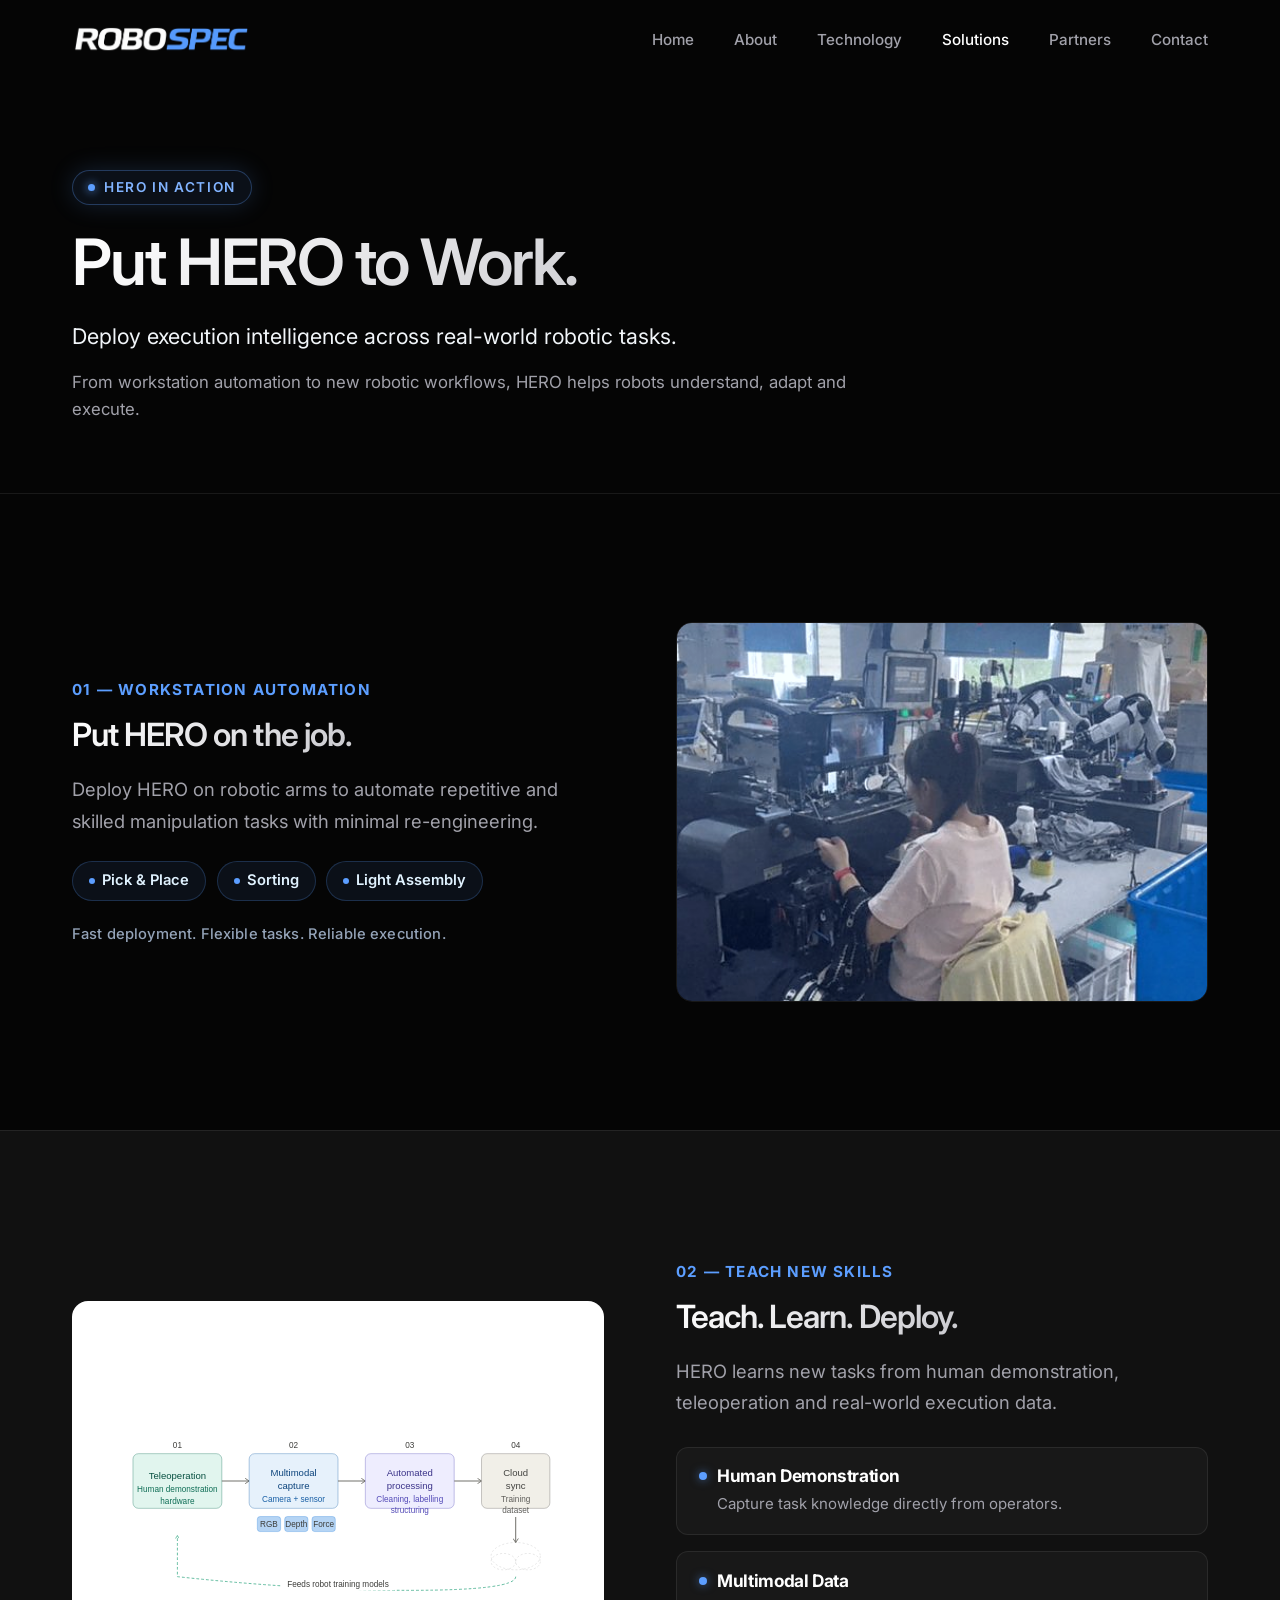
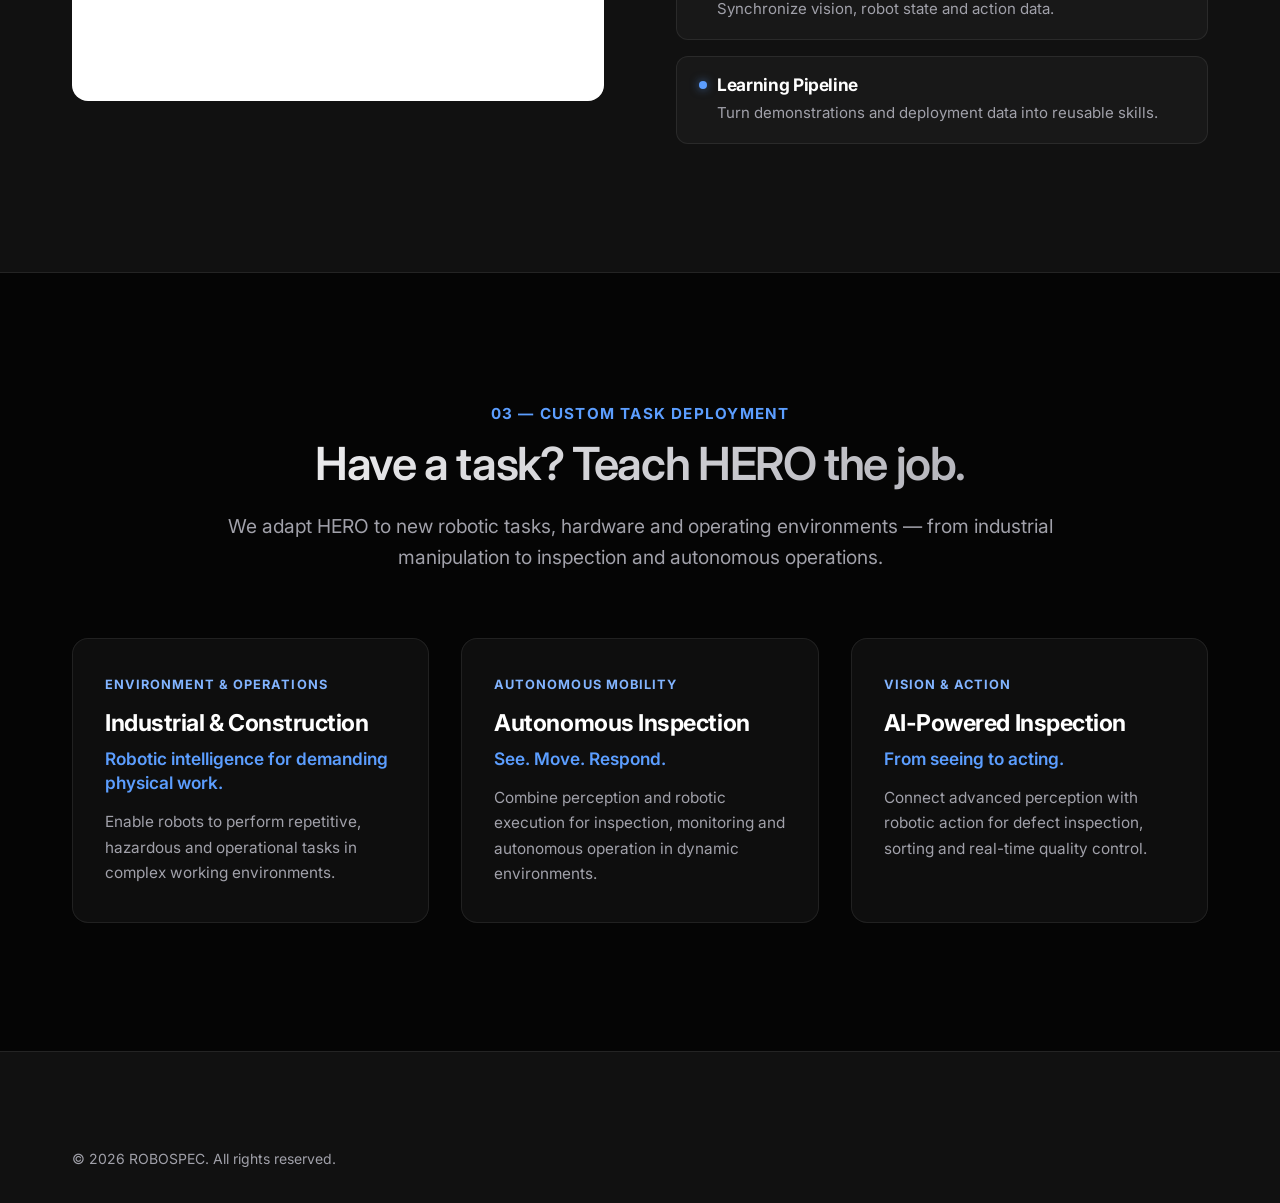
<file: solutions.html>
<!DOCTYPE html>
<html lang="en">

<head>
  <meta charset="UTF-8">
  <meta name="viewport" content="width=device-width, initial-scale=1.0">
  <title>Solutions | Put HERO to Work | ROBOSPEC</title>
  <meta name="description" content="Put HERO to Work. Deploy execution intelligence across real-world robotic tasks — from workstation automation to learning new skills and AI-powered inspection.">
  <link rel="stylesheet" href="./asset/style.css">
  <link rel="icon" href="./asset/favicon/favicon.ico" sizes="48x48">
  <link rel="icon" type="image/png" sizes="32x32" href="./asset/favicon/favicon-32x32.png">
  <link rel="icon" type="image/png" sizes="16x16" href="./asset/favicon/favicon-16x16.png">
  <link rel="apple-touch-icon" href="./asset/favicon/favicon-180x180.png">
</head>

<body>

  <!-- Navigation -->
  <nav class="navbar" id="navbar">
    <div class="container nav-container">
      <a href="index.html" class="logo">
        <img src="./asset/logo.png" alt="ROBOSPEC Logo">
      </a>
      <ul class="nav-links">
        <li><a href="index.html" class="nav-link">Home</a></li>
        <li><a href="about.html" class="nav-link">About</a></li>
        <li><a href="technology.html" class="nav-link">Technology</a></li>
        <li><a href="solutions.html" class="nav-link active">Solutions</a></li>
        <li><a href="partners.html" class="nav-link">Partners</a></li>
        <li><a href="contact.html" class="nav-link">Contact</a></li>
      </ul>
    </div>
  </nav>

  <!-- Title Header -->
  <header class="section" style="padding-top: 170px; padding-bottom: 70px;">
    <div class="container">
      <div class="hero-badge reveal" style="margin-bottom: 1.25rem;">
        <span class="badge-dot"></span>
        <span class="badge-text">HERO IN ACTION</span>
      </div>
      <h1 class="hero-title reveal text-gradient" style="font-size: clamp(2.75rem, 5vw, 4rem); margin-bottom: 1.25rem; line-height: 1.15;">
        Put HERO to Work.
      </h1>
      <p class="section-subtitle reveal" style="max-width: 840px; font-size: 1.35rem; line-height: 1.6; margin-bottom: 1rem; color: #f1f5f9;">
        Deploy execution intelligence across real-world robotic tasks.
      </p>
      <p class="reveal" style="max-width: 780px; font-size: 1.05rem; line-height: 1.6; color: var(--text-secondary); margin-bottom: 0;">
        From workstation automation to new robotic workflows, HERO helps robots understand, adapt and execute.
      </p>
    </div>
  </header>

  <!-- 1. Workstation Automation -->
  <section class="section" style="border-top: 1px solid var(--border-subtle);">
    <div class="container">
      <div class="solution-split-grid">
        <div class="reveal">
          <span class="solution-eyebrow">01 — Workstation Automation</span>
          <h2 class="hero-title text-gradient solution-headline heading-nowrap">Put HERO on the job.</h2>
          <p class="solution-lead">
            Deploy HERO on robotic arms to automate repetitive and skilled manipulation tasks with minimal re-engineering.
          </p>
          <div class="solution-pills-wrap">
            <span class="solution-pill"><span class="solution-pill-dot"></span>Pick &amp; Place</span>
            <span class="solution-pill"><span class="solution-pill-dot"></span>Sorting</span>
            <span class="solution-pill"><span class="solution-pill-dot"></span>Light Assembly</span>
          </div>
          <div class="solution-subnote">
            <span>Fast deployment. Flexible tasks. Reliable execution.</span>
          </div>
        </div>
        <div class="reveal glass-panel"
          style="height: 380px; display: flex; align-items: center; justify-content: center; overflow: hidden; background: transparent;">
          <img src="./asset/solutions/workstation.png" alt="Workstation Automation" style="width: 100%; height: 100%; object-fit: cover;">
        </div>
      </div>
    </div>
  </section>

  <!-- 2. Teach New Skills -->
  <section class="section" style="background: var(--bg-secondary); border-top: 1px solid var(--border-subtle); border-bottom: 1px solid var(--border-subtle);">
    <div class="container">
      <div class="solution-split-grid">
        <div class="reveal glass-panel solution-order-media"
          style="height: 400px; display: flex; align-items: center; justify-content: center; overflow: hidden; background: #ffffff; padding: 2rem; box-sizing: border-box;">
          <img src="./asset/solutions/data_pipeline.svg" alt="Data Pipeline Visualization" style="width: 100%; height: 100%; object-fit: contain;">
        </div>
        <div class="reveal">
          <span class="solution-eyebrow">02 — Teach New Skills</span>
          <h2 class="hero-title text-gradient solution-headline heading-nowrap">Teach. Learn. Deploy.</h2>
          <p class="solution-lead" style="margin-bottom: 1.25rem;">
            HERO learns new tasks from human demonstration, teleoperation and real-world execution data.
          </p>
          <div class="solution-skills-list">
            <div class="solution-skill-card">
              <div class="solution-skill-header">
                <span class="solution-skill-indicator"></span>
                <h4 class="solution-skill-title">Human Demonstration</h4>
              </div>
              <p class="solution-skill-desc">Capture task knowledge directly from operators.</p>
            </div>
            <div class="solution-skill-card">
              <div class="solution-skill-header">
                <span class="solution-skill-indicator"></span>
                <h4 class="solution-skill-title">Multimodal Data</h4>
              </div>
              <p class="solution-skill-desc">Synchronize vision, robot state and action data.</p>
            </div>
            <div class="solution-skill-card">
              <div class="solution-skill-header">
                <span class="solution-skill-indicator"></span>
                <h4 class="solution-skill-title">Learning Pipeline</h4>
              </div>
              <p class="solution-skill-desc">Turn demonstrations and deployment data into reusable skills.</p>
            </div>
          </div>
        </div>
      </div>
    </div>
  </section>

  <!-- 3. Custom Task Deployment -->
  <section class="section" id="custom-task">
    <div class="container">
      <div style="text-align: center; margin-bottom: 4rem;">
        <span class="solution-eyebrow reveal" style="margin-bottom: 0.75rem;">03 — Custom Task Deployment</span>
        <h2 class="hero-title reveal text-gradient heading-nowrap" style="font-size: clamp(2rem, 3.6vw, 2.85rem); margin-bottom: 1.25rem;">
          Have a task? Teach HERO the job.
        </h2>
        <p class="section-subtitle reveal" style="max-width: 840px; margin: 0 auto; font-size: 1.2rem; line-height: 1.65;">
          We adapt HERO to new robotic tasks, hardware and operating environments — from industrial manipulation to inspection and autonomous operations.
        </p>
      </div>

      <div class="solution-card-grid">
        <!-- Card 1: Industrial & Construction -->
        <div class="glass-panel solution-env-card reveal">
          <div class="solution-env-category">Environment &amp; Operations</div>
          <h3 class="solution-env-title">Industrial &amp; Construction</h3>
          <div class="solution-env-punchline">Robotic intelligence for demanding physical work.</div>
          <p class="solution-env-desc">
            Enable robots to perform repetitive, hazardous and operational tasks in complex working environments.
          </p>
        </div>

        <!-- Card 2: Autonomous Inspection -->
        <div class="glass-panel solution-env-card reveal" style="transition-delay: 0.1s;">
          <div class="solution-env-category">Autonomous Mobility</div>
          <h3 class="solution-env-title">Autonomous Inspection</h3>
          <div class="solution-env-punchline">See. Move. Respond.</div>
          <p class="solution-env-desc">
            Combine perception and robotic execution for inspection, monitoring and autonomous operation in dynamic environments.
          </p>
        </div>

        <!-- Card 3: AI-Powered Inspection -->
        <div class="glass-panel solution-env-card reveal" style="transition-delay: 0.2s;">
          <div class="solution-env-category">Vision &amp; Action</div>
          <h3 class="solution-env-title">AI-Powered Inspection</h3>
          <div class="solution-env-punchline">From seeing to acting.</div>
          <p class="solution-env-desc">
            Connect advanced perception with robotic action for defect inspection, sorting and real-time quality control.
          </p>
        </div>
      </div>
    </div>
  </section>

  <!-- Footer -->
  <footer class="footer">
    <div class="container">
      <div class="footer-bottom" style="border-top: none; padding-top: 0;">
        <p>&copy; <span id="currentYear"></span> ROBOSPEC. All rights reserved.</p>
      </div>
    </div>
  </footer>

  <script src="./asset/main.js"></script>
</body>

</html>
</file>
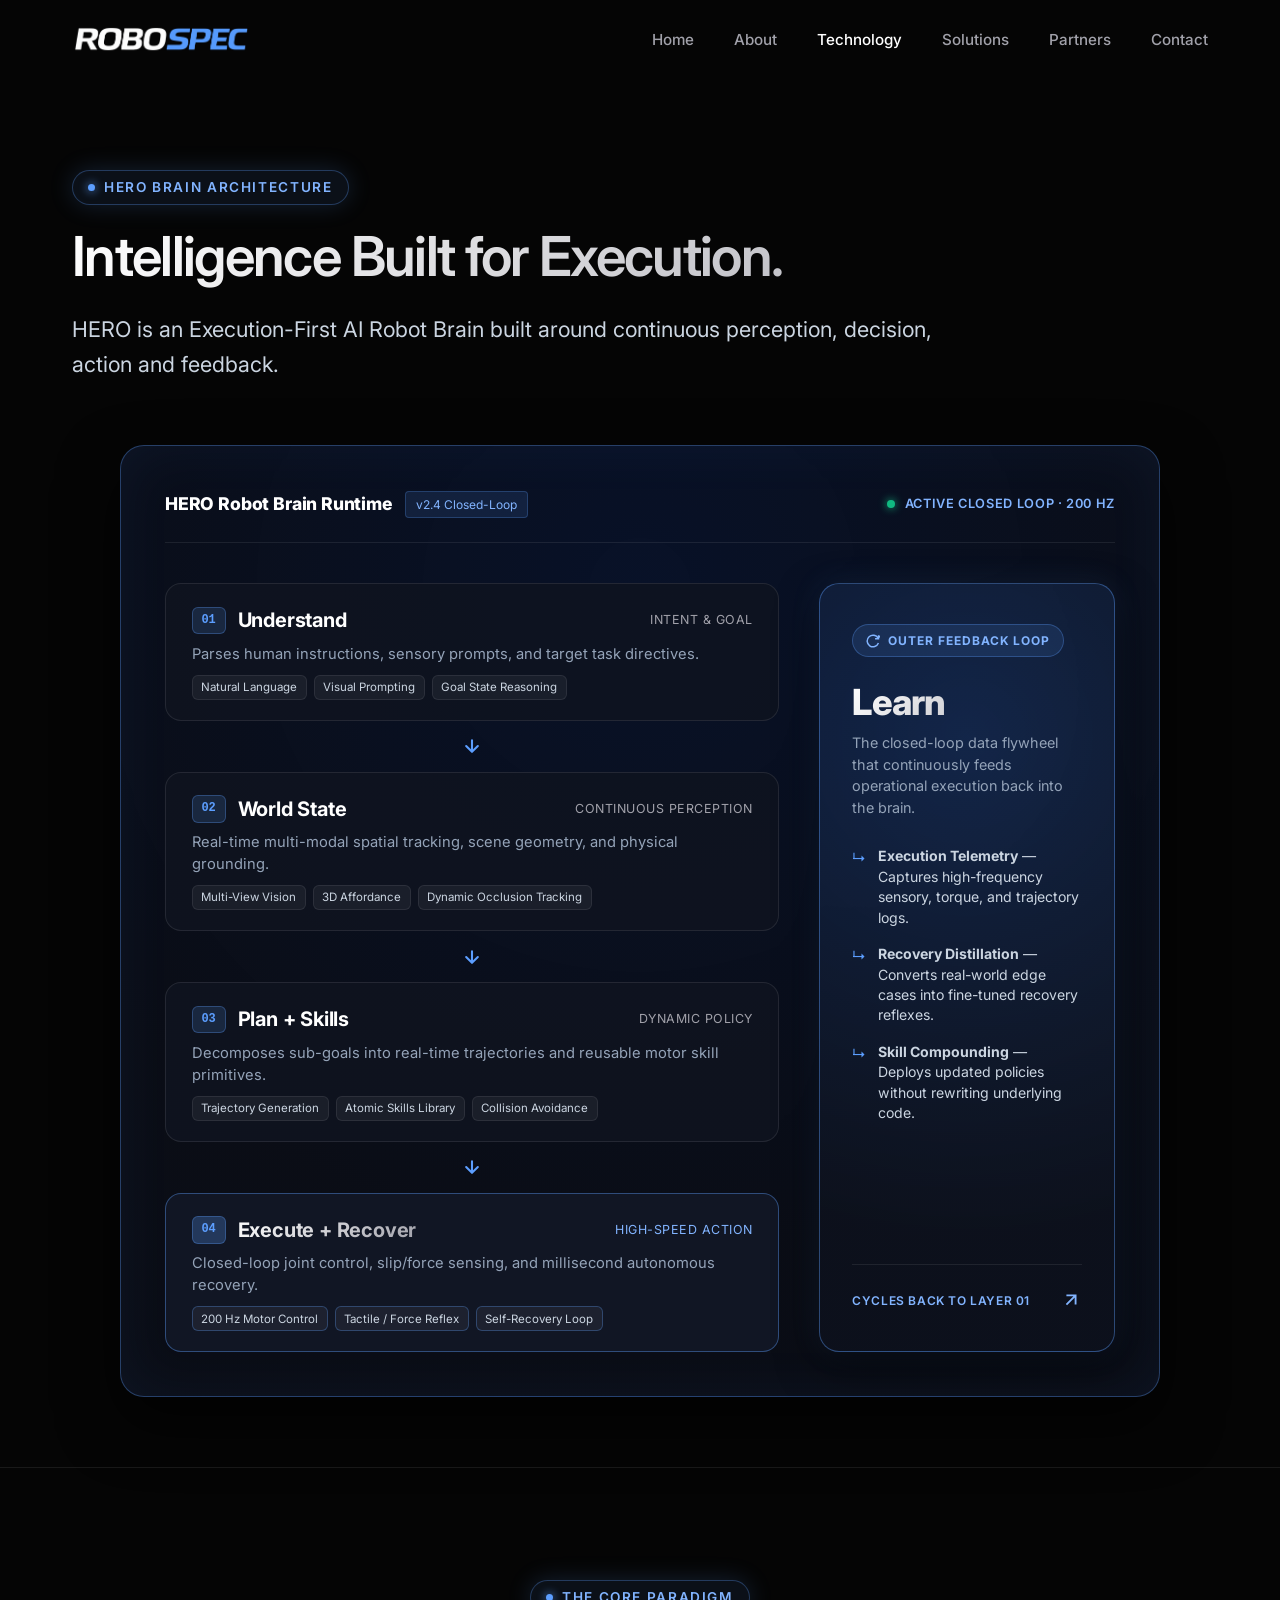
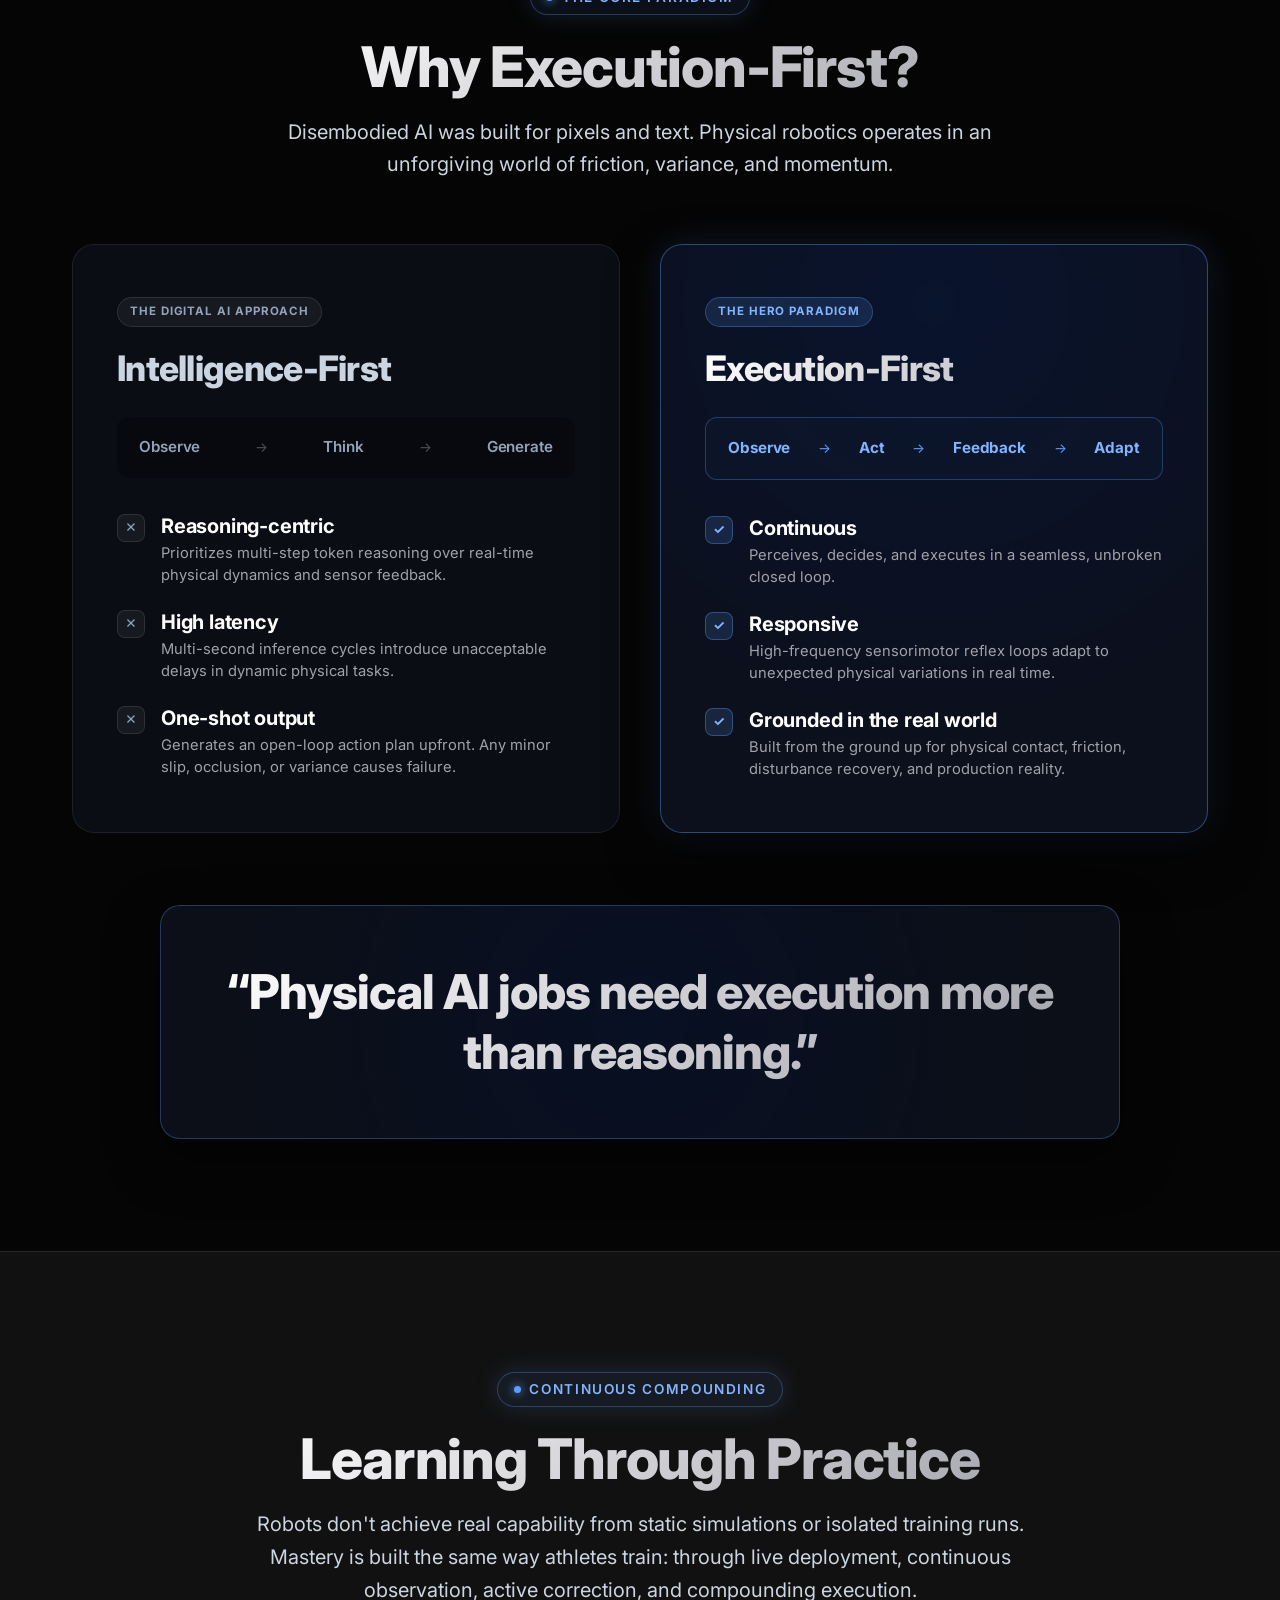
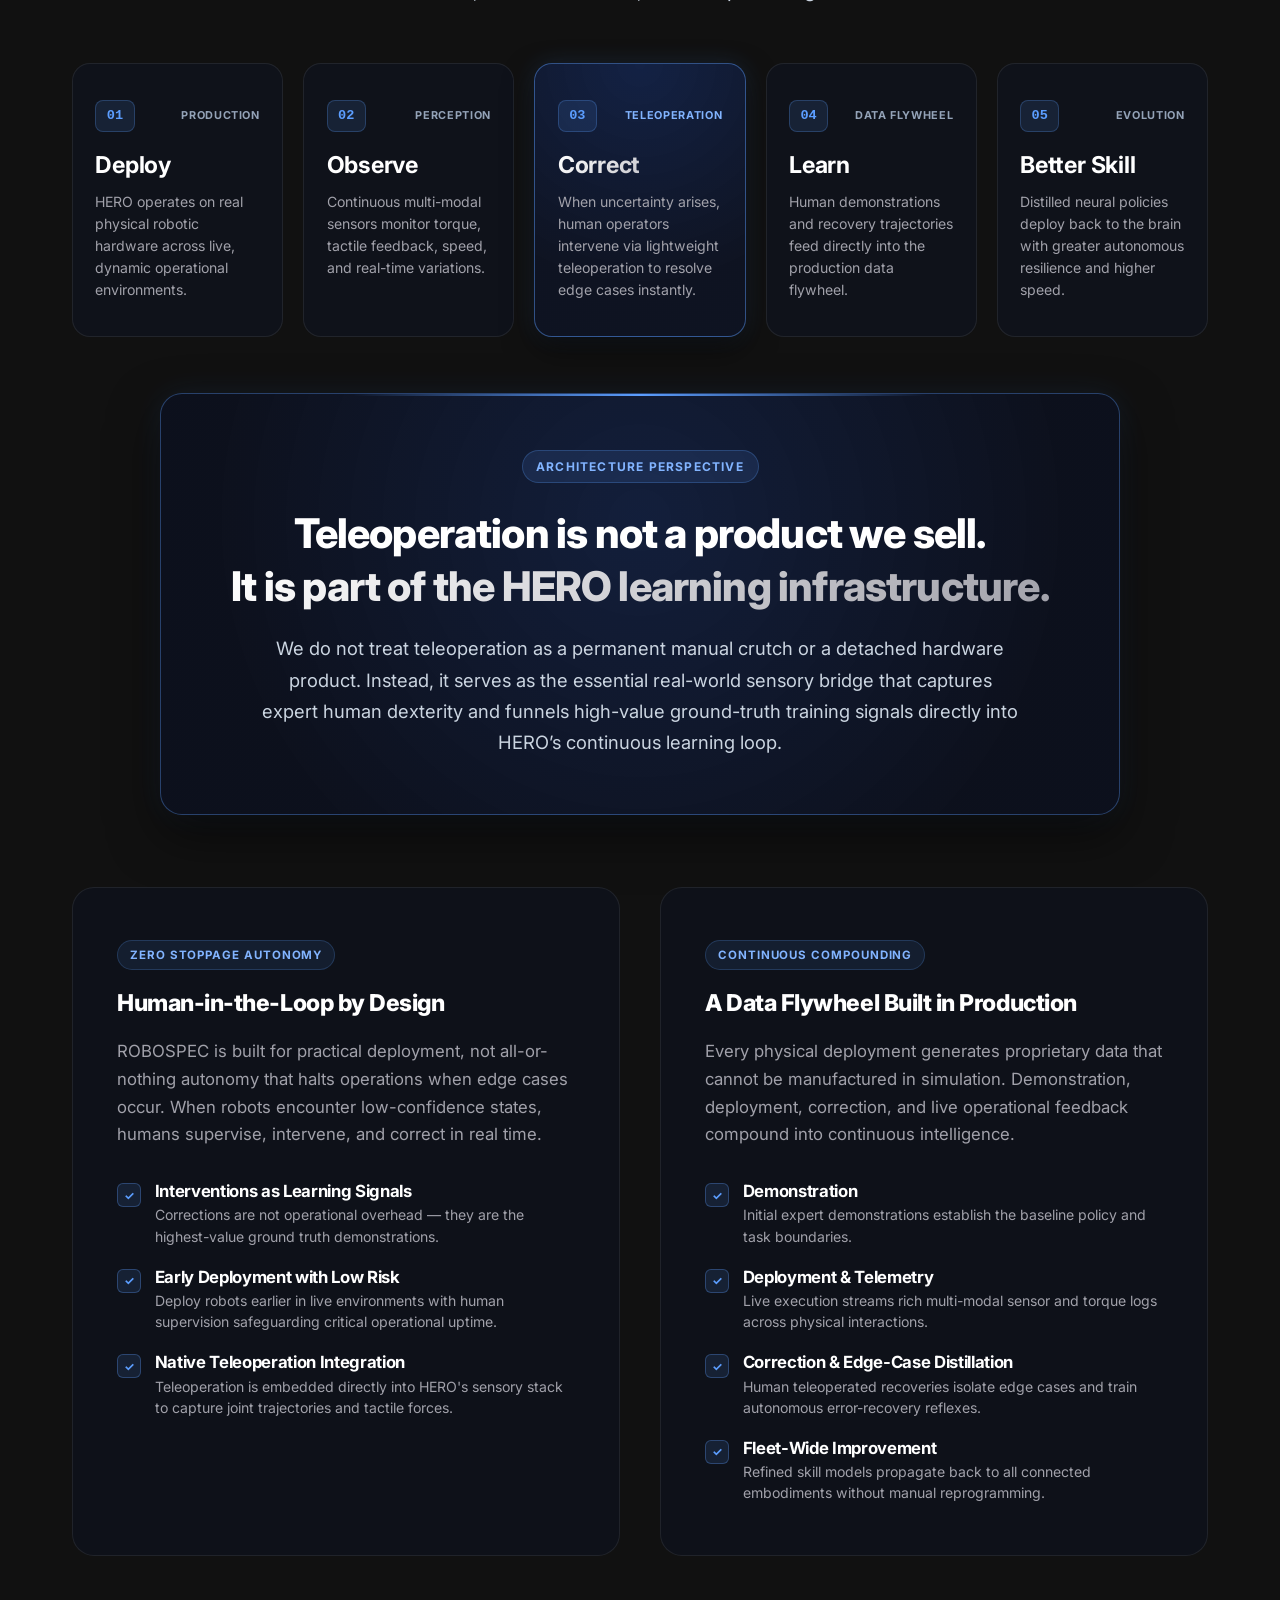
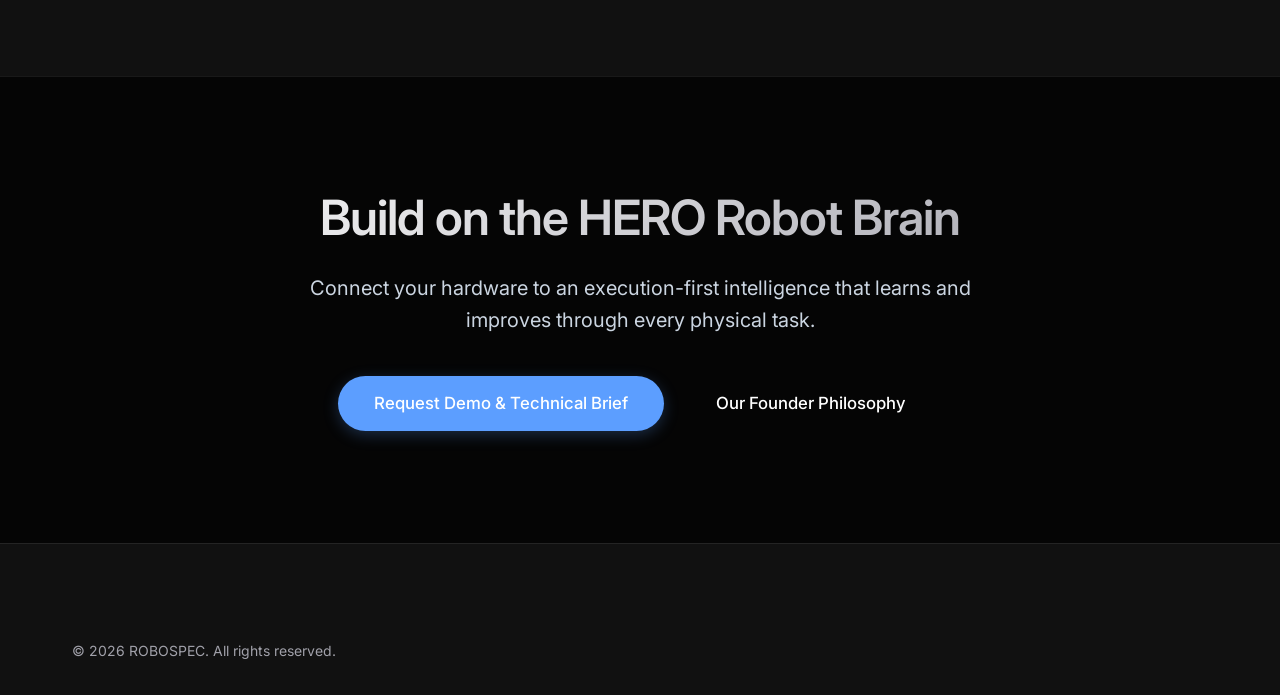
<file: technology.html>
<!DOCTYPE html>
<html lang="en">

<head>
  <meta charset="UTF-8">
  <meta name="viewport" content="width=device-width, initial-scale=1.0">
  <title>Technology | HERO: Intelligence Built for Execution | ROBOSPEC</title>
  <meta name="description" content="HERO is an Execution-First AI Robot Brain built around continuous perception, decision, action, and feedback. Discover why physical AI jobs need execution more than reasoning.">
  <link rel="stylesheet" href="./asset/style.css">
  <link rel="icon" href="./asset/favicon/favicon.ico" sizes="48x48">
  <link rel="icon" type="image/png" sizes="32x32" href="./asset/favicon/favicon-32x32.png">
  <link rel="icon" type="image/png" sizes="16x16" href="./asset/favicon/favicon-16x16.png">
  <link rel="apple-touch-icon" href="./asset/favicon/favicon-180x180.png">
</head>

<body>

  <!-- Navigation -->
  <nav class="navbar" id="navbar">
    <div class="container nav-container">
      <a href="index.html" class="logo">
        <img src="./asset/logo.png" alt="ROBOSPEC Logo">
      </a>
      <ul class="nav-links">
        <li><a href="index.html" class="nav-link">Home</a></li>
        <li><a href="about.html" class="nav-link">About</a></li>
        <li><a href="technology.html" class="nav-link active">Technology</a></li>
        <li><a href="solutions.html" class="nav-link">Solutions</a></li>
        <li><a href="partners.html" class="nav-link">Partners</a></li>
        <li><a href="contact.html" class="nav-link">Contact</a></li>
      </ul>
    </div>
  </nav>

  <!-- Hero & HERO Brain Architecture Visual -->
  <header class="section" style="padding-top: 170px; padding-bottom: 70px;">
    <div class="container">
      <div class="hero-badge reveal" style="margin-bottom: 1.25rem;">
        <span class="badge-dot"></span>
        <span class="badge-text">HERO BRAIN ARCHITECTURE</span>
      </div>
      <h1 class="hero-title reveal text-gradient heading-nowrap" style="font-size: clamp(2.3rem, 4.3vw, 3.6rem); margin-bottom: 1.5rem; line-height: 1.15;">
        Intelligence Built for Execution.
      </h1>
      <p class="section-subtitle reveal" style="max-width: 860px; font-size: 1.35rem; line-height: 1.6; color: #cbd5e1;">
        HERO is an Execution-First AI Robot Brain built around continuous perception, decision, action and feedback.
      </p>

      <!-- Architecture Visual -->
      <div class="arch-showcase-wrap reveal">
        <div class="arch-top-bar">
          <div style="display: flex; align-items: center; gap: 0.85rem;">
            <span style="font-weight: 800; font-size: 1.1rem; letter-spacing: -0.01em; color: #ffffff;">HERO Robot Brain Runtime</span>
            <span style="font-size: 0.75rem; color: #82b4ff; background: rgba(92,158,255,0.12); padding: 0.2rem 0.6rem; border-radius: 4px; border: 1px solid rgba(92,158,255,0.25);">v2.4 Closed-Loop</span>
          </div>
          <div class="arch-runtime-tag">
            <span class="pulse-dot"></span>
            <span>Active Closed Loop · 200 Hz</span>
          </div>
        </div>

        <div class="arch-diagram-grid">
          <!-- 4 Core Layers Column -->
          <div class="arch-layers-col">
            <!-- Layer 1: Understand -->
            <div class="arch-layer-card">
              <div class="arch-layer-head">
                <div class="arch-layer-title-wrap">
                  <span class="arch-layer-num">01</span>
                  <span class="arch-layer-name">Understand</span>
                </div>
                <span class="arch-layer-sub">Intent & Goal</span>
              </div>
              <p class="arch-layer-desc">Parses human instructions, sensory prompts, and target task directives.</p>
              <div class="arch-tags-row">
                <span class="arch-pill">Natural Language</span>
                <span class="arch-pill">Visual Prompting</span>
                <span class="arch-pill">Goal State Reasoning</span>
              </div>
            </div>

            <!-- Connector Down -->
            <div class="arch-step-connector">
              <svg width="20" height="20" viewBox="0 0 24 24" fill="none" stroke="currentColor" stroke-width="2.5" stroke-linecap="round" stroke-linejoin="round">
                <path d="M12 5v14M19 12l-7 7-7-7"/>
              </svg>
            </div>

            <!-- Layer 2: World State -->
            <div class="arch-layer-card">
              <div class="arch-layer-head">
                <div class="arch-layer-title-wrap">
                  <span class="arch-layer-num">02</span>
                  <span class="arch-layer-name">World State</span>
                </div>
                <span class="arch-layer-sub">Continuous Perception</span>
              </div>
              <p class="arch-layer-desc">Real-time multi-modal spatial tracking, scene geometry, and physical grounding.</p>
              <div class="arch-tags-row">
                <span class="arch-pill">Multi-View Vision</span>
                <span class="arch-pill">3D Affordance</span>
                <span class="arch-pill">Dynamic Occlusion Tracking</span>
              </div>
            </div>

            <!-- Connector Down -->
            <div class="arch-step-connector">
              <svg width="20" height="20" viewBox="0 0 24 24" fill="none" stroke="currentColor" stroke-width="2.5" stroke-linecap="round" stroke-linejoin="round">
                <path d="M12 5v14M19 12l-7 7-7-7"/>
              </svg>
            </div>

            <!-- Layer 3: Plan + Skills -->
            <div class="arch-layer-card">
              <div class="arch-layer-head">
                <div class="arch-layer-title-wrap">
                  <span class="arch-layer-num">03</span>
                  <span class="arch-layer-name">Plan + Skills</span>
                </div>
                <span class="arch-layer-sub">Dynamic Policy</span>
              </div>
              <p class="arch-layer-desc">Decomposes sub-goals into real-time trajectories and reusable motor skill primitives.</p>
              <div class="arch-tags-row">
                <span class="arch-pill">Trajectory Generation</span>
                <span class="arch-pill">Atomic Skills Library</span>
                <span class="arch-pill">Collision Avoidance</span>
              </div>
            </div>

            <!-- Connector Down -->
            <div class="arch-step-connector">
              <svg width="20" height="20" viewBox="0 0 24 24" fill="none" stroke="currentColor" stroke-width="2.5" stroke-linecap="round" stroke-linejoin="round">
                <path d="M12 5v14M19 12l-7 7-7-7"/>
              </svg>
            </div>

            <!-- Layer 4: Execute + Recover -->
            <div class="arch-layer-card" style="border-color: rgba(92, 158, 255, 0.4); background: rgba(18, 24, 38, 0.9);">
              <div class="arch-layer-head">
                <div class="arch-layer-title-wrap">
                  <span class="arch-layer-num" style="background: rgba(92,158,255,0.25);">04</span>
                  <span class="arch-layer-name text-gradient">Execute + Recover</span>
                </div>
                <span class="arch-layer-sub" style="color: #82b4ff;">High-Speed Action</span>
              </div>
              <p class="arch-layer-desc">Closed-loop joint control, slip/force sensing, and millisecond autonomous recovery.</p>
              <div class="arch-tags-row">
                <span class="arch-pill" style="border-color: rgba(92,158,255,0.3);">200 Hz Motor Control</span>
                <span class="arch-pill" style="border-color: rgba(92,158,255,0.3);">Tactile / Force Reflex</span>
                <span class="arch-pill" style="border-color: rgba(92,158,255,0.3);">Self-Recovery Loop</span>
              </div>
            </div>
          </div>

          <!-- Outer Loop: Learn -->
          <div class="arch-learn-col">
            <div class="arch-learn-card">
              <div>
                <span class="arch-learn-badge">
                  <svg width="14" height="14" viewBox="0 0 24 24" fill="none" stroke="currentColor" stroke-width="2.5">
                    <path d="M21.5 2v6h-6M21.34 15.57a10 10 0 1 1-.57-8.38l5.67-5.67"/>
                  </svg>
                  Outer Feedback Loop
                </span>
                <h3 class="arch-learn-title text-gradient">Learn</h3>
                <p class="arch-learn-sub">
                  The closed-loop data flywheel that continuously feeds operational execution back into the brain.
                </p>

                <div class="arch-learn-bullets">
                  <div class="arch-learn-item">
                    <span class="arch-learn-item-icon">↳</span>
                    <span><strong>Execution Telemetry</strong> — Captures high-frequency sensory, torque, and trajectory logs.</span>
                  </div>
                  <div class="arch-learn-item">
                    <span class="arch-learn-item-icon">↳</span>
                    <span><strong>Recovery Distillation</strong> — Converts real-world edge cases into fine-tuned recovery reflexes.</span>
                  </div>
                  <div class="arch-learn-item">
                    <span class="arch-learn-item-icon">↳</span>
                    <span><strong>Skill Compounding</strong> — Deploys updated policies without rewriting underlying code.</span>
                  </div>
                </div>
              </div>

              <div class="arch-learn-loop-graphic">
                <span>Cycles back to Layer 01</span>
                <svg width="22" height="22" viewBox="0 0 24 24" fill="none" stroke="currentColor" stroke-width="2">
                  <path d="M7 17l9.2-9.2M17 17V7H7"/>
                </svg>
              </div>
            </div>
          </div>
        </div>
      </div>
    </div>
  </header>

  <!-- Why Execution-First Section -->
  <section class="section why-execution-section">
    <div class="container">
      <div class="why-execution-header reveal">
        <div class="hero-badge" style="margin-bottom: 1.25rem;">
          <span class="badge-dot"></span>
          <span class="badge-text">THE CORE PARADIGM</span>
        </div>
        <h2 class="why-execution-title text-gradient">Why Execution-First?</h2>
        <p class="section-subtitle" style="max-width: 760px; margin: 1rem auto 0; font-size: 1.25rem; color: #cbd5e1;">
          Disembodied AI was built for pixels and text. Physical robotics operates in an unforgiving world of friction, variance, and momentum.
        </p>
      </div>

      <div class="execution-compare-grid">
        <!-- Left: Intelligence-First -->
        <div class="compare-card intelligence-first reveal">
          <span class="compare-badge-pill">The Digital AI Approach</span>
          <h3 class="compare-card-title" style="color: #cbd5e1;">Intelligence-First</h3>

          <div class="compare-flow-box">
            <span class="flow-step">Observe</span>
            <span class="flow-sep">→</span>
            <span class="flow-step">Think</span>
            <span class="flow-sep">→</span>
            <span class="flow-step">Generate</span>
          </div>

          <div class="compare-points-list">
            <div class="compare-point">
              <div class="point-icon">✕</div>
              <div class="point-content">
                <h4>Reasoning-centric</h4>
                <p>Prioritizes multi-step token reasoning over real-time physical dynamics and sensor feedback.</p>
              </div>
            </div>

            <div class="compare-point">
              <div class="point-icon">✕</div>
              <div class="point-content">
                <h4>High latency</h4>
                <p>Multi-second inference cycles introduce unacceptable delays in dynamic physical tasks.</p>
              </div>
            </div>

            <div class="compare-point">
              <div class="point-icon">✕</div>
              <div class="point-content">
                <h4>One-shot output</h4>
                <p>Generates an open-loop action plan upfront. Any minor slip, occlusion, or variance causes failure.</p>
              </div>
            </div>
          </div>
        </div>

        <!-- Right: Execution-First -->
        <div class="compare-card execution-first reveal">
          <span class="compare-badge-pill">The HERO Paradigm</span>
          <h3 class="compare-card-title text-gradient">Execution-First</h3>

          <div class="compare-flow-box" style="border: 1px solid rgba(92,158,255,0.3); background: rgba(14,24,45,0.6);">
            <span class="flow-step" style="color: #82b4ff;">Observe</span>
            <span class="flow-sep">→</span>
            <span class="flow-step" style="color: #82b4ff;">Act</span>
            <span class="flow-sep">→</span>
            <span class="flow-step" style="color: #82b4ff;">Feedback</span>
            <span class="flow-sep">→</span>
            <span class="flow-step" style="color: #82b4ff;">Adapt</span>
          </div>

          <div class="compare-points-list">
            <div class="compare-point">
              <div class="point-icon">✓</div>
              <div class="point-content">
                <h4>Continuous</h4>
                <p>Perceives, decides, and executes in a seamless, unbroken closed loop.</p>
              </div>
            </div>

            <div class="compare-point">
              <div class="point-icon">✓</div>
              <div class="point-content">
                <h4>Responsive</h4>
                <p>High-frequency sensorimotor reflex loops adapt to unexpected physical variations in real time.</p>
              </div>
            </div>

            <div class="compare-point">
              <div class="point-icon">✓</div>
              <div class="point-content">
                <h4>Grounded in the real world</h4>
                <p>Built from the ground up for physical contact, friction, disturbance recovery, and production reality.</p>
              </div>
            </div>
          </div>
        </div>
      </div>

      <!-- Power Banner Quote -->
      <div class="execution-quote-banner reveal">
        <div class="quote-phrase text-gradient">
          “Physical AI jobs need execution more than reasoning.”
        </div>
      </div>
    </div>
  </section>

  <!-- Learning Through Practice Section -->
  <section class="section practice-section" id="learning-practice">
    <div class="container">
      <!-- Section Header -->
      <div class="practice-header reveal">
        <div class="hero-badge" style="margin-bottom: 1.25rem;">
          <span class="badge-dot"></span>
          <span class="badge-text">CONTINUOUS COMPOUNDING</span>
        </div>
        <h2 class="practice-title text-gradient">Learning Through Practice</h2>
        <p class="practice-subtitle">
          Robots don't achieve real capability from static simulations or isolated training runs.
          Mastery is built the same way athletes train: through live deployment, continuous observation, active correction, and compounding execution.
        </p>
      </div>

      <!-- 5-Step Practice Loop: Deploy -> Observe -> Correct -> Learn -> Better Skill -->
      <div class="practice-loop-grid reveal">
        <!-- 01. Deploy -->
        <div class="practice-step-card">
          <div class="practice-step-top">
            <span class="practice-step-num">01</span>
            <span class="practice-step-tag">Production</span>
          </div>
          <h3 class="practice-step-title">Deploy</h3>
          <p class="practice-step-desc">
            HERO operates on real physical robotic hardware across live, dynamic operational environments.
          </p>
        </div>

        <!-- 02. Observe -->
        <div class="practice-step-card">
          <div class="practice-step-top">
            <span class="practice-step-num">02</span>
            <span class="practice-step-tag">Perception</span>
          </div>
          <h3 class="practice-step-title">Observe</h3>
          <p class="practice-step-desc">
            Continuous multi-modal sensors monitor torque, tactile feedback, speed, and real-time variations.
          </p>
        </div>

        <!-- 03. Correct (Teleoperation Highlight) -->
        <div class="practice-step-card highlight-card">
          <div class="practice-step-top">
            <span class="practice-step-num">03</span>
            <span class="practice-step-tag" style="color: #82b4ff;">Teleoperation</span>
          </div>
          <h3 class="practice-step-title text-gradient">Correct</h3>
          <p class="practice-step-desc">
            When uncertainty arises, human operators intervene via lightweight teleoperation to resolve edge cases instantly.
          </p>
        </div>

        <!-- 04. Learn -->
        <div class="practice-step-card">
          <div class="practice-step-top">
            <span class="practice-step-num">04</span>
            <span class="practice-step-tag">Data Flywheel</span>
          </div>
          <h3 class="practice-step-title">Learn</h3>
          <p class="practice-step-desc">
            Human demonstrations and recovery trajectories feed directly into the production data flywheel.
          </p>
        </div>

        <!-- 05. Better Skill -->
        <div class="practice-step-card">
          <div class="practice-step-top">
            <span class="practice-step-num">05</span>
            <span class="practice-step-tag">Evolution</span>
          </div>
          <h3 class="practice-step-title">Better Skill</h3>
          <p class="practice-step-desc">
            Distilled neural policies deploy back to the brain with greater autonomous resilience and higher speed.
          </p>
        </div>
      </div>

      <!-- Teleoperation Positioning Callout Banner -->
      <div class="teleop-positioning-banner reveal">
        <span class="teleop-banner-tag">Architecture Perspective</span>
        <h3 class="teleop-banner-title">
          Teleoperation is not a product we sell.<br>
          <span class="text-gradient">It is part of the HERO learning infrastructure.</span>
        </h3>
        <p class="teleop-banner-desc">
          We do not treat teleoperation as a permanent manual crutch or a detached hardware product. Instead, it serves as the essential real-world sensory bridge that captures expert human dexterity and funnels high-value ground-truth training signals directly into HERO’s continuous learning loop.
        </p>
      </div>

      <!-- Two Deep-Dive Foundations: Human-in-the-Loop & Data Flywheel -->
      <div class="practice-deep-grid" id="deep-dive">
        <!-- Deep Dive 1: Human-in-the-Loop by Design -->
        <div class="practice-deep-card reveal">
          <span class="deep-card-badge">Zero Stoppage Autonomy</span>
          <h3 class="deep-card-title">Human-in-the-Loop by Design</h3>
          <p class="deep-card-text">
            ROBOSPEC is built for practical deployment, not all-or-nothing autonomy that halts operations when edge cases occur. When robots encounter low-confidence states, humans supervise, intervene, and correct in real time.
          </p>
          <div class="deep-features-list">
            <div class="deep-feature-item">
              <div class="deep-feature-dot">✓</div>
              <div class="deep-feature-content">
                <h5>Interventions as Learning Signals</h5>
                <p>Corrections are not operational overhead — they are the highest-value ground truth demonstrations.</p>
              </div>
            </div>
            <div class="deep-feature-item">
              <div class="deep-feature-dot">✓</div>
              <div class="deep-feature-content">
                <h5>Early Deployment with Low Risk</h5>
                <p>Deploy robots earlier in live environments with human supervision safeguarding critical operational uptime.</p>
              </div>
            </div>
            <div class="deep-feature-item">
              <div class="deep-feature-dot">✓</div>
              <div class="deep-feature-content">
                <h5>Native Teleoperation Integration</h5>
                <p>Teleoperation is embedded directly into HERO's sensory stack to capture joint trajectories and tactile forces.</p>
              </div>
            </div>
          </div>
        </div>

        <!-- Deep Dive 2: A Data Flywheel Built in Production -->
        <div class="practice-deep-card reveal">
          <span class="deep-card-badge">Continuous Compounding</span>
          <h3 class="deep-card-title">A Data Flywheel Built in Production</h3>
          <p class="deep-card-text">
            Every physical deployment generates proprietary data that cannot be manufactured in simulation. Demonstration, deployment, correction, and live operational feedback compound into continuous intelligence.
          </p>
          <div class="deep-features-list">
            <div class="deep-feature-item">
              <div class="deep-feature-dot">✓</div>
              <div class="deep-feature-content">
                <h5>Demonstration</h5>
                <p>Initial expert demonstrations establish the baseline policy and task boundaries.</p>
              </div>
            </div>
            <div class="deep-feature-item">
              <div class="deep-feature-dot">✓</div>
              <div class="deep-feature-content">
                <h5>Deployment & Telemetry</h5>
                <p>Live execution streams rich multi-modal sensor and torque logs across physical interactions.</p>
              </div>
            </div>
            <div class="deep-feature-item">
              <div class="deep-feature-dot">✓</div>
              <div class="deep-feature-content">
                <h5>Correction & Edge-Case Distillation</h5>
                <p>Human teleoperated recoveries isolate edge cases and train autonomous error-recovery reflexes.</p>
              </div>
            </div>
            <div class="deep-feature-item">
              <div class="deep-feature-dot">✓</div>
              <div class="deep-feature-content">
                <h5>Fleet-Wide Improvement</h5>
                <p>Refined skill models propagate back to all connected embodiments without manual reprogramming.</p>
              </div>
            </div>
          </div>
        </div>
      </div>
    </div>
  </section>

  <!-- CTA Section -->
  <section class="section" id="tech-cta" style="padding: 7rem 0; border-top: 1px solid var(--border-subtle); background: var(--bg-primary);">
    <div class="container" style="text-align: center;">
      <h2 class="section-title reveal text-gradient heading-nowrap" style="margin: 0 auto 1.5rem auto; max-width: 100%;">Build on the HERO Robot Brain</h2>
      <p class="section-subtitle reveal" style="max-width: 740px; margin: 0 auto 2.5rem; font-size: 1.25rem; color: #cbd5e1;">
        Connect your hardware to an execution-first intelligence that learns and improves through every physical task.
      </p>
      <div class="reveal" style="display: flex; gap: 1rem; justify-content: center; flex-wrap: wrap;">
        <a href="contact.html" class="btn btn-primary" style="padding: 0.9rem 2.25rem; font-size: 1.05rem;">Request Demo & Technical Brief</a>
        <a href="about.html" class="btn btn-outline" style="padding: 0.9rem 2.25rem; font-size: 1.05rem;">Our Founder Philosophy</a>
      </div>
    </div>
  </section>


  <!-- Footer -->
  <footer class="footer">
    <div class="container">
      <div class="footer-bottom" style="border-top: none; padding-top: 0;">
        <p>&copy; <span id="currentYear"></span> ROBOSPEC. All rights reserved.</p>
      </div>
    </div>
  </footer>

  <script src="./asset/main.js"></script>
</body>

</html>
</file>
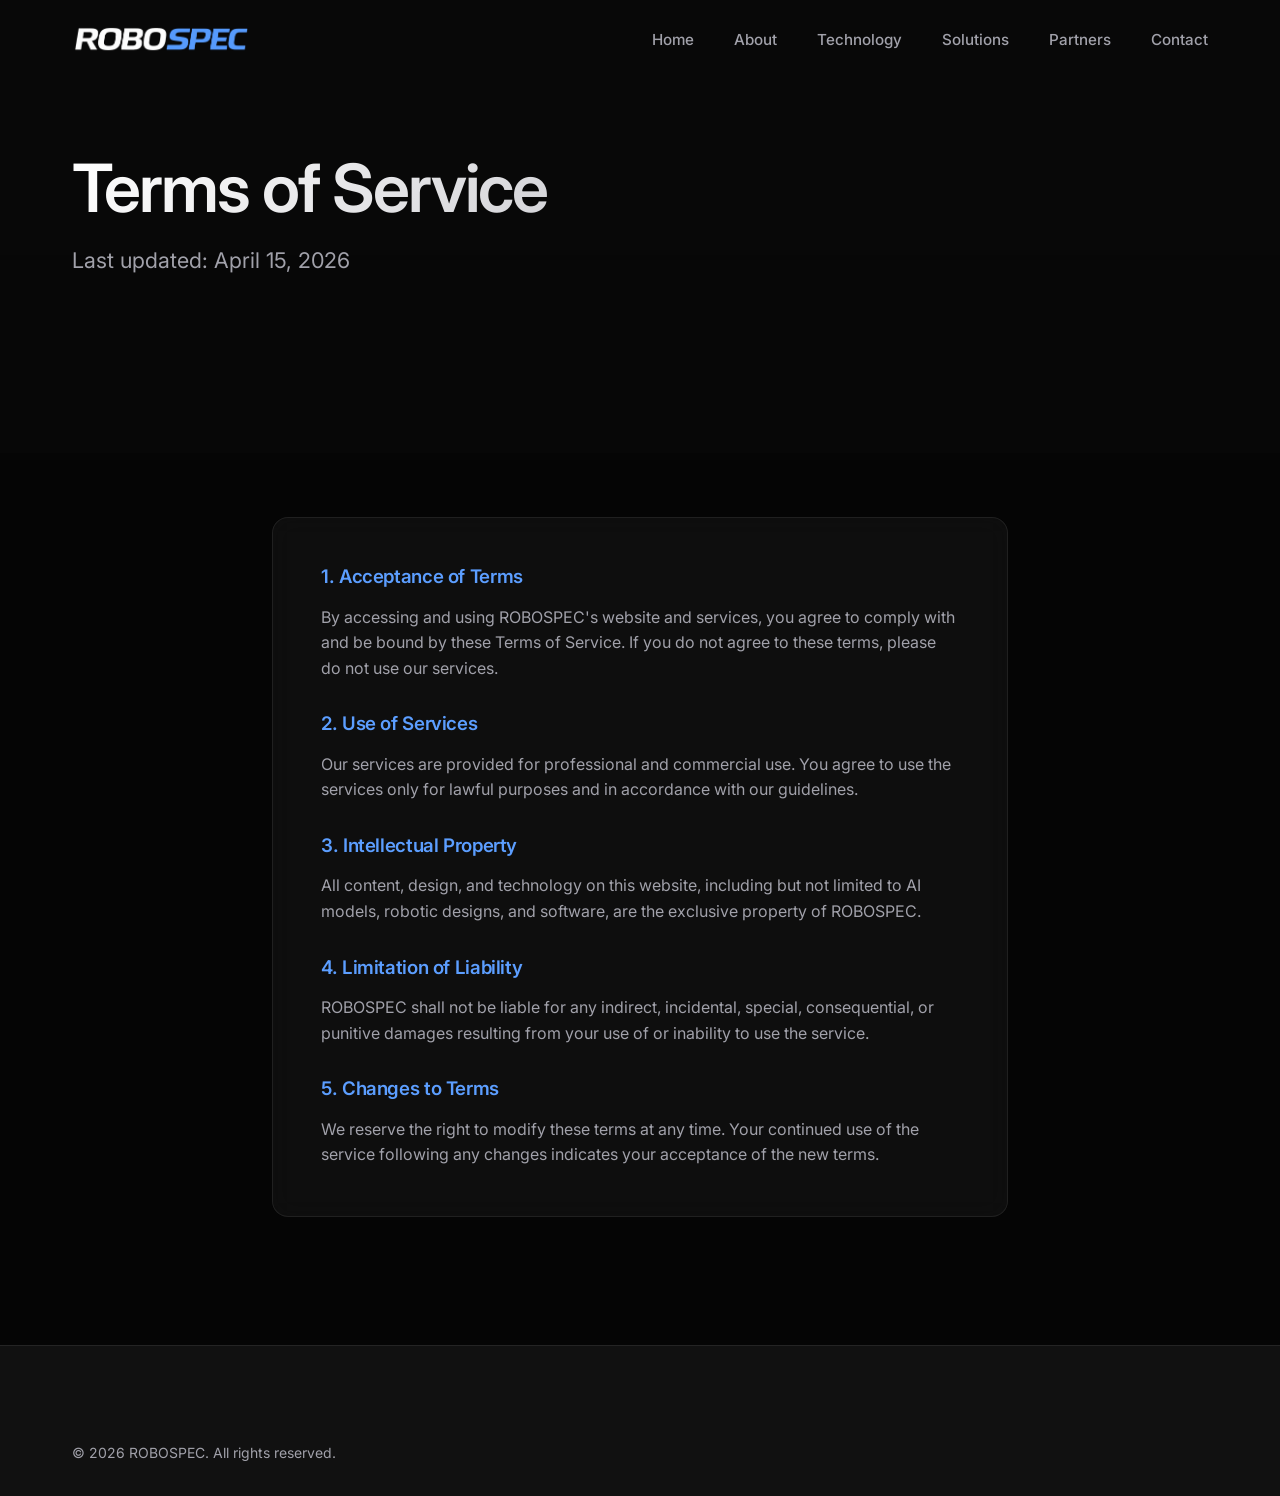
<file: terms.html>
<!DOCTYPE html>
<html lang="en">

<head>
  <meta charset="UTF-8">
  <meta name="viewport" content="width=device-width, initial-scale=1.0">
  <title>Terms of Service | ROBOSPEC</title>
  <link rel="stylesheet" href="./asset/style.css">
  <link rel="icon" href="./asset/favicon/favicon.ico" sizes="48x48">
  <link rel="icon" type="image/png" sizes="32x32" href="./asset/favicon/favicon-32x32.png">
  <link rel="icon" type="image/png" sizes="16x16" href="./asset/favicon/favicon-16x16.png">
  <link rel="apple-touch-icon" href="./asset/favicon/favicon-180x180.png">
</head>

<body>

  <!-- Navigation -->
  <nav class="navbar" id="navbar">
    <div class="container nav-container">
      <a href="index.html" class="logo">
        <img src="./asset/logo.png" alt="ROBOSPEC Logo">
      </a>
      <ul class="nav-links">
        <li><a href="index.html" class="nav-link">Home</a></li>
        <li><a href="about.html" class="nav-link">About</a></li>
        <li><a href="technology.html" class="nav-link">Technology</a></li>
        <li><a href="solutions.html" class="nav-link">Solutions</a></li>
        <li><a href="partners.html" class="nav-link">Partners</a></li>
        <li><a href="contact.html" class="nav-link">Contact</a></li>
      </ul>
      <a href="contact.html" class="btn btn-secondary" style="display: none;">Get in touch</a>
    </div>
  </nav>

  <!-- Page Header -->
  <header class="section" style="padding-top: 150px; background: rgba(10,10,10,0.5);">
    <div class="container">
      <h1 class="hero-title text-gradient" style="margin-bottom: 1rem;">Terms of Service</h1>
      <p class="hero-desc">Last updated: April 15, 2026</p>
    </div>
  </header>

  <!-- Content Section -->
  <section class="section" style="padding-top: 4rem;">
    <div class="container" style="max-width: 800px; margin: 0 auto;">
      <div class="glass-panel" style="padding: 3rem;">
        <h3 style="margin-bottom: 1rem; color: var(--accent-primary);">1. Acceptance of Terms</h3>
        <p style="color: var(--text-secondary); margin-bottom: 2rem;">By accessing and using ROBOSPEC's website and
          services, you agree to comply with and be bound by these Terms of Service. If you do not agree to these terms,
          please do not use our services.</p>

        <h3 style="margin-bottom: 1rem; color: var(--accent-primary);">2. Use of Services</h3>
        <p style="color: var(--text-secondary); margin-bottom: 2rem;">Our services are provided for professional and
          commercial use. You agree to use the services only for lawful purposes and in accordance with our guidelines.
        </p>

        <h3 style="margin-bottom: 1rem; color: var(--accent-primary);">3. Intellectual Property</h3>
        <p style="color: var(--text-secondary); margin-bottom: 2rem;">All content, design, and technology on this
          website, including but not limited to AI models, robotic designs, and software, are the exclusive property of
          ROBOSPEC.</p>

        <h3 style="margin-bottom: 1rem; color: var(--accent-primary);">4. Limitation of Liability</h3>
        <p style="color: var(--text-secondary); margin-bottom: 2rem;">ROBOSPEC shall not be liable for any indirect,
          incidental, special, consequential, or punitive damages resulting from your use of or inability to use the
          service.</p>

        <h3 style="margin-bottom: 1rem; color: var(--accent-primary);">5. Changes to Terms</h3>
        <p style="color: var(--text-secondary);">We reserve the right to modify these terms at any time. Your continued
          use of the service following any changes indicates your acceptance of the new terms.</p>
      </div>
    </div>
  </section>

  <!-- Footer -->
  <footer class="footer">
    <div class="container">
      <div class="footer-bottom" style="border-top: none; padding-top: 0;">
        <p>&copy; <span id="currentYear"></span> ROBOSPEC. All rights reserved.</p>
      </div>
    </div>
  </footer>

  <script src="./asset/main.js"></script>
</body>

</html>
</file>
<file: asset/style.css>
/* ==========================================================================
   Design System & Global Variables
   ========================================================================== */
@import url('https://fonts.googleapis.com/css2?family=Inter:wght@300;400;500;600;700&display=swap');

:root {
  /* Color Palette */
  --bg-primary: #050505;
  --bg-secondary: #111111;
  --bg-card: rgba(20, 20, 20, 0.6);
  --accent-primary: #5c9eff;
  --accent-hover: #82b4ff;
  --accent-glow: rgba(92, 158, 255, 0.25);
  
  --text-primary: #ffffff;
  --text-secondary: #a1a1aa;
  
  --border-subtle: rgba(255, 255, 255, 0.08);
  --border-hover: rgba(255, 255, 255, 0.15);
  
  /* Typography */
  --font-sans: 'Inter', system-ui, -apple-system, sans-serif;
  
  /* Layout */
  --container-width: 1200px;
  --nav-height: 80px;
}

/* ==========================================================================
   Reset & Base Styles
   ========================================================================== */
* {
  margin: 0;
  padding: 0;
  box-sizing: border-box;
}

html {
  scroll-behavior: smooth;
  font-family: var(--font-sans);
  background-color: var(--bg-primary);
  color: var(--text-primary);
  -webkit-font-smoothing: antialiased;
}

body {
  overflow-x: hidden;
  line-height: 1.6;
}

a {
  text-decoration: none;
  color: inherit;
  transition: color 0.3s ease;
}

ul {
  list-style: none;
}

.container {
  max-width: var(--container-width);
  margin: 0 auto;
  padding: 0 2rem;
}

/* ==========================================================================
   Typography Utilities
   ========================================================================== */
h1, h2, h3, h4, h5, h6 {
  line-height: 1.2;
  font-weight: 600;
  letter-spacing: -0.02em;
  text-wrap: balance;
}

.text-gradient {
  background: linear-gradient(135deg, #ffffff 0%, #a1a1aa 100%);
  -webkit-background-clip: text;
  -webkit-text-fill-color: transparent;
}

.section-title {
  font-size: clamp(2.2rem, 3.8vw, 3.35rem);
  margin-bottom: 1.5rem;
  max-width: 1100px;
  text-wrap: balance;
}

.section-subtitle {
  font-size: 1.25rem;
  color: var(--text-secondary);
  font-weight: 400;
  max-width: 680px;
  margin-bottom: 4rem;
  text-wrap: pretty;
}

/* ==========================================================================
   Components (Glassmorphism & Buttons)
   ========================================================================== */
.glass-panel {
  background: var(--bg-card);
  backdrop-filter: blur(12px);
  -webkit-backdrop-filter: blur(12px);
  border: 1px solid var(--border-subtle);
  border-radius: 16px;
  transition: all 0.4s cubic-bezier(0.16, 1, 0.3, 1);
}

.glass-panel:hover {
  border-color: var(--border-hover);
  background: rgba(30, 30, 30, 0.6);
  transform: translateY(-5px);
  box-shadow: 0 10px 40px rgba(0, 0, 0, 0.5);
}

.btn {
  display: inline-flex;
  align-items: center;
  justify-content: center;
  padding: 0.875rem 1.75rem;
  border-radius: 100px;
  font-weight: 500;
  font-size: 1rem;
  cursor: pointer;
  transition: all 0.3s ease;
  border: none;
}

.btn-primary {
  background: var(--accent-primary);
  color: #fff;
  box-shadow: 0 4px 15px var(--accent-glow);
}

.btn-primary:hover {
  background: var(--accent-hover);
  box-shadow: 0 6px 20px rgba(30, 96, 255, 0.4);
  transform: translateY(-2px);
}

.btn-secondary {
  background: rgba(255, 255, 255, 0.05);
  color: var(--text-primary);
  border: 1px solid var(--border-subtle);
  backdrop-filter: blur(10px);
}

.btn-secondary:hover {
  background: rgba(255, 255, 255, 0.1);
  border-color: var(--border-hover);
  transform: translateY(-2px);
}

/* ==========================================================================
   Navigation
   ========================================================================== */
.navbar {
  position: fixed;
  top: 0;
  width: 100%;
  height: var(--nav-height);
  z-index: 1000;
  transition: all 0.3s ease;
  border-bottom: 1px solid transparent;
}

.navbar.scrolled {
  background: rgba(5, 5, 5, 0.8);
  backdrop-filter: blur(12px);
  -webkit-backdrop-filter: blur(12px);
  border-bottom: 1px solid var(--border-subtle);
}

.nav-container {
  display: flex;
  justify-content: space-between;
  align-items: center;
  height: 100%;
}

.logo {
  display: flex;
  align-items: center;
}

.logo img {
  height: 32px;
  width: auto;
  display: block;
}

.nav-links {
  display: flex;
  gap: 2.5rem;
}

.nav-link {
  font-size: 0.95rem;
  font-weight: 500;
  color: var(--text-secondary);
}

.nav-link:hover, .nav-link.active {
  color: var(--text-primary);
}

/* ==========================================================================
   Hero Section
   ========================================================================== */
.hero {
  position: relative;
  min-height: 100vh;
  display: flex;
  align-items: center;
  padding-top: var(--nav-height);
  overflow: hidden;
}

.hero-bg {
  position: absolute;
  top: 0;
  left: 0;
  width: 100%;
  height: 100%;
  z-index: -1;
  background: radial-gradient(circle at 60% 30%, rgba(30, 96, 255, 0.18), transparent 65%);
}

.hero-bg img, .hero-bg video, .video-placeholder {
  width: 100%;
  height: 100%;
  object-fit: cover;
  opacity: 0.55;
  display: block;
}

.hero-bg::after {
  content: '';
  position: absolute;
  inset: 0;
  background: linear-gradient(90deg, rgba(5, 5, 5, 0.82) 0%, rgba(5, 5, 5, 0.5) 50%, rgba(5, 5, 5, 0.25) 100%),
              linear-gradient(180deg, rgba(5, 5, 5, 0.4) 0%, transparent 40%, rgba(5, 5, 5, 0.95) 100%);
  pointer-events: none;
}

.hero-content {
  max-width: 1100px;
  z-index: 1;
}

.hero-badge {
  display: inline-flex;
  align-items: center;
  gap: 0.55rem;
  padding: 0.35rem 0.95rem;
  border-radius: 9999px;
  background: rgba(92, 158, 255, 0.08);
  border: 1px solid rgba(92, 158, 255, 0.3);
  color: #82b4ff;
  font-size: 0.85rem;
  font-weight: 600;
  letter-spacing: 0.12em;
  text-transform: uppercase;
  margin-bottom: 1.5rem;
  box-shadow: 0 0 25px rgba(92, 158, 255, 0.18);
  animation: fadeUp 0.8s ease 0.1s both;
}

.hero-badge .badge-dot {
  width: 7px;
  height: 7px;
  border-radius: 50%;
  background-color: #5c9eff;
  box-shadow: 0 0 10px #5c9eff;
  animation: pulse-dot 2s infinite ease-in-out;
}

@keyframes pulse-dot {
  0%, 100% {
    transform: scale(1);
    opacity: 1;
  }
  50% {
    transform: scale(1.35);
    opacity: 0.55;
  }
}

.hero-title {
  font-size: clamp(2.6rem, 5.2vw, 4.6rem);
  line-height: 1.15;
  margin-bottom: 1.25rem;
  letter-spacing: -0.03em;
  animation: fadeUp 1s ease 0.2s both;
}

.hero-title-nowrap,
.heading-nowrap {
  white-space: nowrap;
}

@media (max-width: 860px) {
  .hero-title-nowrap,
  .heading-nowrap {
    white-space: normal;
    text-wrap: balance;
  }
}

.hero-tagline {
  font-size: clamp(1.25rem, 2.5vw, 1.85rem);
  color: #e4e4e7;
  font-weight: 500;
  line-height: 1.35;
  margin-bottom: 1rem;
  animation: fadeUp 1s ease 0.35s both;
}

.hero-caption {
  font-size: clamp(0.95rem, 1.2vw, 1.05rem);
  color: var(--text-secondary);
  font-weight: 400;
  line-height: 1.5;
  margin-bottom: 2.75rem;
  max-width: 680px;
  opacity: 0.85;
  animation: fadeUp 1s ease 0.45s both;
}

.hero-desc {
  font-size: clamp(1.125rem, 2vw, 1.35rem);
  color: var(--text-secondary);
  font-weight: 400;
  margin-bottom: 3rem;
  max-width: 600px;
  animation: fadeUp 1s ease 0.4s both;
}

.hero-actions {
  display: flex;
  gap: 1.25rem;
  flex-wrap: wrap;
  animation: fadeUp 1s ease 0.55s both;
}

/* ==========================================================================
   Features Section (Unlock Automation)
   ========================================================================== */
.section {
  padding: 8rem 0;
}

.features-grid {
  display: grid;
  grid-template-columns: repeat(auto-fit, minmax(300px, 1fr));
  gap: 2rem;
  margin-top: 4rem;
}

.feature-card {
  padding: 2.5rem;
  display: flex;
  flex-direction: column;
  gap: 1rem;
}

.feature-card .icon-wrapper {
  width: 60px;
  height: 60px;
  background: rgba(30, 96, 255, 0.1);
  border-radius: 12px;
  display: flex;
  align-items: center;
  justify-content: center;
  color: var(--accent-primary);
  margin-bottom: 1rem;
}

.feature-card h3 {
  font-size: 1.5rem;
}

.feature-card p {
  color: var(--text-secondary);
  font-size: 1rem;
}

.feature-placeholder {
  width: 100%;
  height: 180px;
  background: rgba(255,255,255,0.02);
  border-radius: 8px;
  margin-bottom: 1rem;
  display: flex;
  align-items: center;
  justify-content: center;
  color: #555;
  font-weight: 600;
  border: 1px dashed rgba(255,255,255,0.1);
}

/* ==========================================================================
   Showcase / One Brain Many Robots Hub Diagram
   ========================================================================== */
.showcase-container {
  width: 100%;
  max-width: 1140px;
  margin: 3rem auto 1.5rem auto;
}

.showcase-frame {
  position: relative;
  width: 100%;
  border-radius: 24px;
  overflow: hidden;
  border: 1px solid var(--border-subtle);
  background: radial-gradient(circle at 50% 15%, rgba(30, 96, 255, 0.12), rgba(10, 12, 18, 0.85) 60%);
  display: flex;
  flex-direction: column;
  align-items: center;
  justify-content: center;
  box-shadow: 0 24px 60px rgba(0, 0, 0, 0.7), inset 0 0 60px rgba(92, 158, 255, 0.05);
  padding: 3.5rem 2rem 2.5rem;
  transition: all 0.4s cubic-bezier(0.16, 1, 0.3, 1);
}

.showcase-frame:hover {
  border-color: rgba(92, 158, 255, 0.35);
  box-shadow: 0 30px 70px rgba(0, 0, 0, 0.8), 0 0 40px rgba(92, 158, 255, 0.15);
}

/* Central Brain Hub */
.brain-hub-node {
  display: flex;
  flex-direction: column;
  align-items: center;
  position: relative;
  z-index: 2;
  padding: 1.5rem 2.5rem;
  border-radius: 20px;
  background: rgba(18, 22, 34, 0.85);
  border: 1px solid rgba(92, 158, 255, 0.35);
  box-shadow: 0 10px 30px rgba(0, 0, 0, 0.6), 0 0 30px rgba(92, 158, 255, 0.2);
  backdrop-filter: blur(10px);
}

.brain-hub-title {
  font-size: 2.25rem;
  font-weight: 800;
  letter-spacing: -0.02em;
  margin: 0.25rem 0;
}

.brain-hub-sub {
  font-size: 0.875rem;
  color: #82b4ff;
  font-weight: 500;
  letter-spacing: 0.05em;
  text-transform: uppercase;
}

/* Hub Bus SVG Connecting Traces */
.hub-bus-svg-wrap {
  width: 100%;
  max-width: 980px;
  height: 90px;
  position: relative;
  z-index: 1;
  margin: -5px 0 0.5rem;
}

.hub-bus-svg {
  width: 100%;
  height: 100%;
  display: block;
  overflow: visible;
}

.flow-pulse {
  animation: pulseFlow 2s linear infinite;
}

.flow-pulse-down {
  animation: pulseFlowDown 2s linear infinite;
}

@keyframes pulseFlow {
  0% { stroke-dashoffset: 90; }
  100% { stroke-dashoffset: 0; }
}

@keyframes pulseFlowDown {
  0% { stroke-dashoffset: 75; }
  100% { stroke-dashoffset: 0; }
}

/* Hardware Cards Row */
.hardware-row {
  display: grid;
  grid-template-columns: repeat(4, 1fr);
  gap: 1.5rem;
  width: 100%;
  max-width: 1020px;
  position: relative;
  z-index: 2;
}

.hardware-card {
  padding: 1.25rem;
  display: flex;
  flex-direction: column;
  border-radius: 16px;
  background: rgba(20, 24, 34, 0.7);
  border: 1px solid var(--border-subtle);
  transition: all 0.35s cubic-bezier(0.16, 1, 0.3, 1);
  overflow: hidden;
  text-align: left;
}

.hardware-card:hover {
  transform: translateY(-5px);
  border-color: rgba(92, 158, 255, 0.4);
  box-shadow: 0 12px 30px rgba(0, 0, 0, 0.7), 0 0 20px rgba(92, 158, 255, 0.15);
}

.hardware-img-wrap {
  width: 100%;
  height: 140px;
  border-radius: 10px;
  overflow: hidden;
  background: #090b10;
  margin-bottom: 1rem;
  border: 1px solid rgba(255, 255, 255, 0.05);
}

.hardware-img-wrap img {
  width: 100%;
  height: 100%;
  object-fit: cover;
  transition: transform 0.5s ease;
}

.hardware-card:hover .hardware-img-wrap img {
  transform: scale(1.05);
}

.hardware-meta {
  display: flex;
  flex-direction: column;
  gap: 0.35rem;
}

.hardware-name {
  font-size: 1.25rem;
  font-weight: 700;
  color: #ffffff;
  letter-spacing: -0.01em;
}

.hardware-type {
  font-size: 0.8rem;
  color: var(--text-secondary);
  line-height: 1.35;
}

.hardware-badge {
  align-self: flex-start;
  margin-top: 0.65rem;
  font-size: 0.72rem;
  font-weight: 600;
  padding: 0.2rem 0.55rem;
  border-radius: 4px;
  background: rgba(92, 158, 255, 0.1);
  border: 1px solid rgba(92, 158, 255, 0.25);
  color: #82b4ff;
  letter-spacing: 0.04em;
  text-transform: uppercase;
}

@media (max-width: 900px) {
  .hardware-row {
    grid-template-columns: repeat(2, 1fr);
  }
  .hub-bus-svg-wrap {
    display: none;
  }
  .brain-hub-node {
    margin-bottom: 2rem;
  }
}

@media (max-width: 540px) {
  .hardware-row {
    grid-template-columns: 1fr;
  }
}

/* ==========================================================================
   Metrics Section (Scalable Efficiency)
   ========================================================================== */
.metrics-wrap {
  border-top: 1px solid var(--border-subtle);
  border-bottom: 1px solid var(--border-subtle);
  padding: 6rem 0;
  background: linear-gradient(180deg, rgba(20,20,20,0) 0%, rgba(30,96,255,0.03) 100%);
}

.metrics-grid {
  display: grid;
  grid-template-columns: repeat(auto-fit, minmax(280px, 1fr));
  gap: 4rem 2rem;
}

.metric-item h2 {
  font-size: clamp(1.45rem, 1.75vw, 1.85rem);
  margin-bottom: 1rem;
  color: var(--accent-primary);
  white-space: nowrap;
}

@media (max-width: 992px) {
  .metric-item h2 {
    white-space: normal;
    text-wrap: balance;
  }
}

.metric-item h2 span {
  font-size: 1.5rem;
  color: var(--text-primary);
  margin-right: 0.75rem;
}

.metric-item p {
  font-size: 1.125rem;
  color: var(--text-secondary);
}

/* ==========================================================================
   Philosophy Section: Robots Need to Execute
   ========================================================================== */
.philosophy-kicker {
  display: inline-block;
  font-size: 1.1rem;
  font-weight: 600;
  letter-spacing: 0.08em;
  text-transform: uppercase;
  color: var(--accent-primary);
  margin-bottom: 0.75rem;
}

.execution-philosophy-grid,
.philosophy-grid {
  display: grid;
  grid-template-columns: 1.15fr 0.85fr;
  gap: 2.5rem;
  align-items: stretch;
  margin-top: 2rem;
  width: 100%;
}

.philosophy-media-frame {
  position: relative;
  min-height: 520px;
  border-radius: 20px;
  overflow: hidden;
  border: 1px solid var(--border-subtle);
  background: radial-gradient(circle at 50% 50%, rgba(30, 96, 255, 0.08), rgba(12, 12, 12, 0.8) 75%);
  display: flex;
  align-items: center;
  justify-content: center;
  box-shadow: 0 20px 50px rgba(0, 0, 0, 0.6);
  transition: all 0.4s ease;
}

.philosophy-media-frame:hover {
  border-color: rgba(92, 158, 255, 0.35);
  box-shadow: 0 25px 60px rgba(0, 0, 0, 0.7), 0 0 35px rgba(92, 158, 255, 0.15);
}

/* Minimalist Loop Visual */
.loop-visual-container {
  width: 100%;
  display: flex;
  flex-direction: column;
  align-items: center;
  justify-content: center;
  padding: 2rem 1.5rem;
  position: relative;
}

.loop-flow-bar {
  display: inline-flex;
  align-items: center;
  gap: 0.55rem;
  padding: 0.4rem 1rem;
  background: rgba(255, 255, 255, 0.04);
  border: 1px solid var(--border-subtle);
  border-radius: 9999px;
  font-size: 0.85rem;
  font-weight: 500;
  color: var(--text-secondary);
  margin-bottom: 1.5rem;
  flex-wrap: wrap;
  justify-content: center;
}

.loop-flow-bar span {
  color: var(--text-primary);
  font-weight: 600;
}

.loop-flow-bar .flow-arrow {
  color: var(--accent-primary);
  font-weight: bold;
}

.loop-svg-wrap {
  width: 100%;
  max-width: 440px;
  aspect-ratio: 1 / 1;
  position: relative;
  display: flex;
  align-items: center;
  justify-content: center;
}

.loop-svg {
  width: 100%;
  height: 100%;
  overflow: visible;
}

/* Animated rotating glow beam */
.loop-beam {
  transform-origin: 250px 250px;
  animation: rotateLoopBeam 6s linear infinite;
}

@keyframes rotateLoopBeam {
  from {
    transform: rotate(0deg);
  }
  to {
    transform: rotate(360deg);
  }
}

.loop-node {
  cursor: default;
}

.loop-node rect {
  transition: all 0.3s ease;
}

.loop-node:hover rect {
  stroke: var(--accent-hover);
  fill: rgba(30, 96, 255, 0.25);
  filter: drop-shadow(0 0 10px rgba(92, 158, 255, 0.6));
}

.loop-node text {
  font-family: var(--font-sans);
  pointer-events: none;
}

.hero-side-panel {
  padding: 2.75rem 2.25rem;
  display: flex;
  flex-direction: column;
  justify-content: space-between;
  border-radius: 20px;
}

.hero-side-title {
  font-size: 1.85rem;
  font-weight: 700;
  margin-bottom: 0.5rem;
}

.hero-side-tagline {
  font-size: 0.95rem;
  color: var(--text-secondary);
  margin-bottom: 1.75rem;
  line-height: 1.5;
}

.hero-loop-list {
  display: flex;
  flex-direction: column;
  gap: 1.15rem;
}

.loop-item {
  display: flex;
  align-items: flex-start;
  gap: 1rem;
}

.loop-dot {
  width: 8px;
  height: 8px;
  border-radius: 50%;
  background-color: var(--accent-primary);
  box-shadow: 0 0 8px var(--accent-primary);
  margin-top: 0.45rem;
  flex-shrink: 0;
}

.loop-item strong {
  display: block;
  font-size: 1.025rem;
  color: var(--text-primary);
  font-weight: 600;
  margin-bottom: 0.2rem;
}

.loop-item span {
  display: block;
  font-size: 0.85rem;
  color: var(--text-secondary);
  line-height: 1.4;
}

@media (max-width: 900px) {
  .execution-philosophy-grid,
  .philosophy-grid {
    grid-template-columns: 1fr;
  }
}

/* ==========================================================================
   Architecture Teaser Section: One Brain. Built to Execute.
   ========================================================================== */
.arch-teaser-section {
  border-top: 1px solid var(--border-subtle);
  background: radial-gradient(circle at 50% 0%, rgba(30, 96, 255, 0.05), transparent 70%);
  padding: 8rem 0;
}

.arch-grid {
  display: grid;
  grid-template-columns: repeat(4, 1fr);
  gap: 1.75rem;
  margin-top: 3.5rem;
}

.arch-card {
  padding: 2.25rem 2rem;
  min-height: 200px;
  display: flex;
  flex-direction: column;
  justify-content: space-between;
  border-radius: 18px;
  background: var(--bg-card);
  border: 1px solid var(--border-subtle);
  transition: all 0.4s cubic-bezier(0.16, 1, 0.3, 1);
  position: relative;
  overflow: hidden;
}

.arch-card::before {
  content: '';
  position: absolute;
  top: 0;
  left: 0;
  right: 0;
  height: 2px;
  background: linear-gradient(90deg, transparent, var(--accent-primary), transparent);
  opacity: 0;
  transition: opacity 0.4s ease;
}

.arch-card:hover {
  border-color: rgba(92, 158, 255, 0.35);
  transform: translateY(-6px);
  box-shadow: 0 16px 40px rgba(0, 0, 0, 0.6), 0 0 25px rgba(92, 158, 255, 0.12);
}

.arch-card:hover::before {
  opacity: 1;
}

.arch-card-top {
  display: flex;
  align-items: center;
  justify-content: space-between;
  margin-bottom: 2rem;
}

.arch-card-top svg {
  color: var(--accent-primary);
  opacity: 0.9;
  filter: drop-shadow(0 0 8px rgba(92, 158, 255, 0.4));
  transition: transform 0.3s ease;
}

.arch-card:hover .arch-card-top svg {
  transform: scale(1.1);
}

.arch-step-num {
  font-family: monospace;
  font-size: 0.95rem;
  font-weight: 600;
  color: var(--text-secondary);
  background: rgba(255, 255, 255, 0.04);
  padding: 0.25rem 0.6rem;
  border-radius: 6px;
  border: 1px solid var(--border-subtle);
}

.arch-title {
  font-size: clamp(1.65rem, 2.2vw, 2.15rem);
  font-weight: 700;
  color: #ffffff;
  letter-spacing: -0.02em;
  line-height: 1.2;
}

@media (max-width: 1024px) {
  .arch-grid {
    grid-template-columns: repeat(2, 1fr);
  }
}

@media (max-width: 580px) {
  .arch-grid {
    grid-template-columns: 1fr;
  }
}

/* ==========================================================================
   Footer
   ========================================================================== */
.footer {
  border-top: 1px solid var(--border-subtle);
  padding: 6rem 0 2rem;
  background: var(--bg-secondary);
}

.footer-top {
  display: grid;
  grid-template-columns: 2fr 1fr 1fr;
  gap: 4rem;
  margin-bottom: 4rem;
}

.footer-brand h2 {
  font-size: 2rem;
  margin-bottom: 1.5rem;
}

.footer-form {
  display: flex;
  gap: 0.5rem;
  margin-top: 1.5rem;
}

.footer-form input {
  background: var(--bg-primary);
  border: 1px solid var(--border-subtle);
  color: #fff;
  padding: 0.75rem 1rem;
  border-radius: 8px;
  flex: 1;
  outline: none;
}

.footer-form input:focus {
  border-color: var(--accent-primary);
}

.footer-links h4 {
  margin-bottom: 1.5rem;
  font-size: 1.125rem;
}

.footer-links ul li {
  margin-bottom: 0.75rem;
}

.footer-links ul li a {
  color: var(--text-secondary);
}

.footer-links ul li a:hover {
  color: var(--text-primary);
}

.footer-bottom {
  display: flex;
  justify-content: space-between;
  border-top: 1px solid var(--border-subtle);
  padding-top: 2rem;
  color: var(--text-secondary);
  font-size: 0.875rem;
}

/* ==========================================================================
   Animations & Reveals
   ========================================================================== */
@keyframes fadeUp {
  0% { opacity: 0; transform: translateY(30px); }
  100% { opacity: 1; transform: translateY(0); }
}

.reveal {
  opacity: 0;
  transform: translateY(30px);
  transition: all 0.8s cubic-bezier(0.16, 1, 0.3, 1);
}

.reveal.visible {
  opacity: 1;
  transform: translateY(0);
}

/* ==========================================================================
   Marquee Animation
   ========================================================================== */
.marquee-wrapper {
  margin-top: 2rem;
  overflow: hidden;
  position: relative;
  width: 100%;
  max-width: 400px;
}

.marquee-content {
  display: flex;
  gap: 1rem;
  width: max-content;
  animation: scroll-left 20s linear infinite;
}

.marquee-content:hover {
  animation-play-state: paused;
}

.logo-placeholder {
  width: 100px;
  height: 48px;
  background: rgba(255, 255, 255, 0.05);
  border: 1px solid var(--border-subtle);
  border-radius: 8px;
  display: inline-flex;
  align-items: center;
  justify-content: center;
  font-size: 0.875rem;
  font-weight: 500;
  color: var(--text-secondary);
  flex-shrink: 0;
}

@keyframes scroll-left {
  0% { transform: translateX(0); }
  100% { transform: translateX(calc(-50% - 0.5rem)); }
}

/* ==========================================================================
   Responsive
   ========================================================================== */
@media (max-width: 768px) {
  .nav-links { display: none; }
  .footer-top { grid-template-columns: 1fr; }
  .hero-title { font-size: 2.5rem; }
}

/* ==========================================================================
   About Page Custom Sections (Vision, Founder Philosophy, Singapore)
   ========================================================================== */

/* Vision Grid & Power Phrase */
.vision-grid {
  display: grid;
  grid-template-columns: 1.15fr 0.85fr;
  gap: 3.5rem;
  align-items: center;
}

.vision-narrative {
  display: flex;
  flex-direction: column;
}

.vision-lead {
  font-size: clamp(1.8rem, 3.2vw, 2.5rem);
  font-weight: 800;
  line-height: 1.25;
  letter-spacing: -0.02em;
  margin-bottom: 1.75rem;
}

.vision-body {
  font-size: 1.2rem;
  line-height: 1.75;
  color: var(--text-secondary);
  margin-bottom: 1.5rem;
}

.vision-highlight {
  font-size: 1.25rem;
  line-height: 1.7;
  color: #f1f5f9;
  font-weight: 500;
}

.vision-power-card {
  position: relative;
  background: radial-gradient(circle at 50% 20%, rgba(30, 96, 255, 0.16), rgba(13, 17, 28, 0.95) 70%);
  border: 1px solid rgba(92, 158, 255, 0.35);
  border-radius: 22px;
  padding: 3.5rem 2.5rem;
  text-align: center;
  box-shadow: 0 20px 50px rgba(0, 0, 0, 0.6), 0 0 30px rgba(92, 158, 255, 0.12);
  overflow: hidden;
}

.vision-power-card::before {
  content: '';
  position: absolute;
  top: 0;
  left: 0;
  right: 0;
  height: 2px;
  background: linear-gradient(90deg, transparent, #5c9eff, transparent);
}

.power-tag {
  display: inline-block;
  font-size: 0.75rem;
  font-weight: 700;
  letter-spacing: 0.12em;
  text-transform: uppercase;
  color: #82b4ff;
  background: rgba(92, 158, 255, 0.1);
  border: 1px solid rgba(92, 158, 255, 0.25);
  padding: 0.35rem 0.85rem;
  border-radius: 999px;
  margin-bottom: 2rem;
}

.power-phrase-from {
  font-size: clamp(1.4rem, 2.5vw, 1.85rem);
  font-weight: 600;
  color: #94a3b8;
  letter-spacing: -0.01em;
  line-height: 1.3;
}

.power-arrow-wrap {
  display: flex;
  justify-content: center;
  align-items: center;
  margin: 1.25rem 0;
  color: #5c9eff;
  animation: floatArrow 2.5s ease-in-out infinite;
}

@keyframes floatArrow {
  0%, 100% { transform: translateY(0); }
  50% { transform: translateY(6px); }
}

.power-phrase-to {
  font-size: clamp(2rem, 3.5vw, 2.85rem);
  font-weight: 800;
  letter-spacing: -0.02em;
  line-height: 1.2;
}

.power-footer-caption {
  margin-top: 2rem;
  font-size: 0.85rem;
  color: var(--text-secondary);
  letter-spacing: 0.05em;
  text-transform: uppercase;
}

/* Founder Philosophy Section */
.philosophy-section {
  border-top: 1px solid var(--border-subtle);
  background: var(--bg-primary);
  padding: 6.5rem 0;
}

.philosophy-header {
  text-align: center;
  max-width: 1080px;
  margin: 0 auto 4rem;
}

.philosophy-header .hero-badge {
  margin-bottom: 1.25rem;
}

.philosophy-title {
  font-size: clamp(1.9rem, 3.1vw, 2.65rem);
  font-weight: 800;
  letter-spacing: -0.02em;
  line-height: 1.2;
  color: #ffffff;
  text-wrap: balance;
}

.founder-philosophy-grid {
  display: grid;
  grid-template-columns: repeat(3, 1fr);
  gap: 2rem;
}

.philosophy-card {
  background: rgba(15, 19, 30, 0.75);
  border: 1px solid rgba(255, 255, 255, 0.08);
  border-radius: 20px;
  padding: 3rem 2.25rem;
  display: flex;
  flex-direction: column;
  transition: all 0.35s cubic-bezier(0.16, 1, 0.3, 1);
  position: relative;
  overflow: hidden;
}

.philosophy-card:hover {
  transform: translateY(-6px);
  border-color: rgba(92, 158, 255, 0.4);
  box-shadow: 0 16px 40px rgba(0, 0, 0, 0.6), 0 0 30px rgba(92, 158, 255, 0.12);
}

.philosophy-card-top {
  display: flex;
  align-items: center;
  justify-content: space-between;
  margin-bottom: 1.75rem;
}

.philosophy-num {
  font-family: 'Space Grotesk', -apple-system, monospace;
  font-size: 1.25rem;
  font-weight: 800;
  color: #5c9eff;
  background: rgba(92, 158, 255, 0.12);
  width: 44px;
  height: 44px;
  border-radius: 12px;
  display: flex;
  align-items: center;
  justify-content: center;
  border: 1px solid rgba(92, 158, 255, 0.25);
}

.philosophy-pill {
  font-size: 0.72rem;
  font-weight: 600;
  text-transform: uppercase;
  letter-spacing: 0.08em;
  color: var(--text-secondary);
}

.philosophy-card-title {
  font-size: clamp(1.35rem, 1.6vw, 1.5rem);
  font-weight: 700;
  color: #ffffff;
  margin-bottom: 1rem;
  letter-spacing: -0.01em;
  line-height: 1.3;
  text-wrap: balance;
}

.philosophy-card-desc {
  font-size: 1.05rem;
  line-height: 1.65;
  color: var(--text-secondary);
}

/* Singapore Section */
.singapore-section {
  border-top: 1px solid var(--border-subtle);
  background: radial-gradient(circle at 50% 100%, rgba(30, 96, 255, 0.08), var(--bg-secondary) 70%);
  padding: 6.5rem 0;
}

.singapore-box {
  background: rgba(14, 18, 29, 0.7);
  border: 1px solid rgba(255, 255, 255, 0.08);
  border-radius: 24px;
  padding: 4.5rem 3.5rem;
  text-align: center;
  max-width: 960px;
  margin: 0 auto;
  box-shadow: 0 20px 50px rgba(0, 0, 0, 0.4);
  position: relative;
  overflow: hidden;
}

.singapore-box::before {
  content: '';
  position: absolute;
  top: 0;
  left: 20%;
  right: 20%;
  height: 1px;
  background: linear-gradient(90deg, transparent, rgba(92, 158, 255, 0.5), transparent);
}

.singapore-box .hero-badge {
  margin-bottom: 1.5rem;
}

.singapore-title {
  font-size: clamp(1.9rem, 3.1vw, 2.65rem);
  font-weight: 800;
  letter-spacing: -0.02em;
  margin-bottom: 1.5rem;
  line-height: 1.2;
  text-wrap: balance;
}

.singapore-desc {
  font-size: 1.3rem;
  line-height: 1.65;
  color: #cbd5e1;
  max-width: 740px;
  margin: 0 auto 2.5rem;
}

.singapore-tags-wrap {
  display: flex;
  flex-wrap: wrap;
  gap: 0.85rem;
  justify-content: center;
}

.singapore-tag {
  display: inline-flex;
  align-items: center;
  gap: 0.5rem;
  font-size: 0.85rem;
  font-weight: 500;
  color: #cbd5e1;
  background: rgba(255, 255, 255, 0.04);
  border: 1px solid rgba(255, 255, 255, 0.08);
  border-radius: 999px;
  padding: 0.45rem 1.15rem;
}

.singapore-tag-dot {
  width: 6px;
  height: 6px;
  border-radius: 50%;
  background: #5c9eff;
}

@media (max-width: 960px) {
  .vision-grid {
    grid-template-columns: 1fr;
    gap: 3rem;
  }
  .founder-philosophy-grid {
    grid-template-columns: 1fr;
    gap: 1.5rem;
  }
  .singapore-box {
    padding: 3rem 1.75rem;
  }
}

/* ==========================================================================
   Technology Page: Architecture Visual & Why Execution-First Comparison
   ========================================================================== */

/* Architecture Showcase Frame */
.arch-showcase-wrap {
  max-width: 1040px;
  margin: 3.5rem auto 0;
  padding: 2.75rem;
  border-radius: 24px;
  background: radial-gradient(circle at 50% 15%, rgba(30, 96, 255, 0.14), rgba(11, 14, 23, 0.95) 70%);
  border: 1px solid rgba(92, 158, 255, 0.35);
  box-shadow: 0 25px 60px rgba(0, 0, 0, 0.7), inset 0 0 60px rgba(92, 158, 255, 0.06);
  position: relative;
  overflow: hidden;
}

.arch-top-bar {
  display: flex;
  justify-content: space-between;
  align-items: center;
  border-bottom: 1px solid rgba(255, 255, 255, 0.08);
  padding-bottom: 1.5rem;
  margin-bottom: 2.5rem;
}

.arch-runtime-tag {
  display: flex;
  align-items: center;
  gap: 0.6rem;
  font-size: 0.8rem;
  font-weight: 600;
  color: #82b4ff;
  letter-spacing: 0.05em;
  text-transform: uppercase;
}

.arch-runtime-tag .pulse-dot {
  width: 8px;
  height: 8px;
  border-radius: 50%;
  background: #10b981;
  box-shadow: 0 0 8px #10b981;
}

.arch-diagram-grid {
  display: grid;
  grid-template-columns: 1.35fr 0.65fr;
  gap: 2.5rem;
  align-items: stretch;
}

.arch-layers-col {
  display: flex;
  flex-direction: column;
  gap: 0.85rem;
}

.arch-layer-card {
  background: rgba(16, 20, 32, 0.85);
  border: 1px solid rgba(255, 255, 255, 0.09);
  border-radius: 16px;
  padding: 1.25rem 1.6rem;
  transition: all 0.3s cubic-bezier(0.16, 1, 0.3, 1);
  position: relative;
}

.arch-layer-card:hover {
  border-color: rgba(92, 158, 255, 0.5);
  transform: translateX(5px);
  box-shadow: 0 10px 25px rgba(0, 0, 0, 0.5), 0 0 20px rgba(92, 158, 255, 0.15);
}

.arch-layer-head {
  display: flex;
  align-items: center;
  justify-content: space-between;
  margin-bottom: 0.4rem;
}

.arch-layer-title-wrap {
  display: flex;
  align-items: center;
  gap: 0.75rem;
}

.arch-layer-num {
  font-family: 'Space Grotesk', -apple-system, monospace;
  font-size: 0.75rem;
  font-weight: 700;
  color: #5c9eff;
  background: rgba(92, 158, 255, 0.15);
  padding: 0.2rem 0.55rem;
  border-radius: 6px;
  border: 1px solid rgba(92, 158, 255, 0.3);
}

.arch-layer-name {
  font-size: 1.25rem;
  font-weight: 700;
  color: #ffffff;
  letter-spacing: -0.01em;
}

.arch-layer-sub {
  font-size: 0.78rem;
  color: var(--text-secondary);
  letter-spacing: 0.04em;
  text-transform: uppercase;
}

.arch-layer-desc {
  font-size: 0.92rem;
  line-height: 1.5;
  color: #94a3b8;
  margin-bottom: 0.6rem;
}

.arch-tags-row {
  display: flex;
  flex-wrap: wrap;
  gap: 0.4rem;
}

.arch-pill {
  font-size: 0.72rem;
  color: #cbd5e1;
  background: rgba(255, 255, 255, 0.05);
  border: 1px solid rgba(255, 255, 255, 0.08);
  border-radius: 6px;
  padding: 0.15rem 0.55rem;
}

.arch-step-connector {
  display: flex;
  justify-content: center;
  align-items: center;
  color: #5c9eff;
  height: 24px;
}

/* Outer Learn Loop Card */
.arch-learn-col {
  display: flex;
  flex-direction: column;
}

.arch-learn-card {
  height: 100%;
  background: radial-gradient(circle at 50% 20%, rgba(59, 130, 246, 0.2), rgba(13, 17, 28, 0.95) 80%);
  border: 1px solid rgba(92, 158, 255, 0.4);
  border-radius: 20px;
  padding: 2.5rem 2rem;
  display: flex;
  flex-direction: column;
  justify-content: space-between;
  box-shadow: 0 15px 40px rgba(0, 0, 0, 0.5), 0 0 30px rgba(92, 158, 255, 0.12);
  position: relative;
  overflow: hidden;
}

.arch-learn-badge {
  display: inline-flex;
  align-items: center;
  gap: 0.5rem;
  font-size: 0.75rem;
  font-weight: 700;
  letter-spacing: 0.08em;
  text-transform: uppercase;
  color: #82b4ff;
  background: rgba(92, 158, 255, 0.12);
  border: 1px solid rgba(92, 158, 255, 0.3);
  padding: 0.35rem 0.8rem;
  border-radius: 999px;
  align-self: flex-start;
  margin-bottom: 1.5rem;
}

.arch-learn-title {
  font-size: 2.25rem;
  font-weight: 800;
  letter-spacing: -0.02em;
  margin-bottom: 0.5rem;
}

.arch-learn-sub {
  font-size: 0.9rem;
  color: #94a3b8;
  line-height: 1.5;
  margin-bottom: 1.75rem;
}

.arch-learn-bullets {
  display: flex;
  flex-direction: column;
  gap: 1rem;
  margin-bottom: 2rem;
}

.arch-learn-item {
  display: flex;
  gap: 0.75rem;
  font-size: 0.88rem;
  color: #cbd5e1;
  line-height: 1.45;
}

.arch-learn-item-icon {
  color: #5c9eff;
  flex-shrink: 0;
  margin-top: 2px;
}

.arch-learn-loop-graphic {
  border-top: 1px solid rgba(255, 255, 255, 0.08);
  padding-top: 1.5rem;
  display: flex;
  align-items: center;
  justify-content: space-between;
  font-size: 0.75rem;
  color: #82b4ff;
  font-weight: 600;
  letter-spacing: 0.05em;
  text-transform: uppercase;
}

/* Why Execution-First Section */
.why-execution-section {
  padding: 7rem 0;
  border-top: 1px solid var(--border-subtle);
  background: var(--bg-primary);
}

.why-execution-header {
  text-align: center;
  max-width: 820px;
  margin: 0 auto 4rem;
}

.why-execution-header .hero-badge {
  margin-bottom: 1.25rem;
}

.why-execution-title {
  font-size: clamp(2.4rem, 4.5vw, 3.5rem);
  font-weight: 800;
  letter-spacing: -0.02em;
  line-height: 1.15;
}

.execution-compare-grid {
  display: grid;
  grid-template-columns: 1fr 1fr;
  gap: 2.5rem;
  margin-bottom: 4.5rem;
}

.compare-card {
  border-radius: 22px;
  padding: 3.25rem 2.75rem;
  display: flex;
  flex-direction: column;
  transition: all 0.35s ease;
  position: relative;
}

.compare-card.intelligence-first {
  background: rgba(14, 18, 28, 0.7);
  border: 1px solid rgba(255, 255, 255, 0.08);
}

.compare-card.execution-first {
  background: radial-gradient(circle at 50% 10%, rgba(30, 96, 255, 0.16), rgba(13, 17, 30, 0.95) 75%);
  border: 1px solid rgba(92, 158, 255, 0.4);
  box-shadow: 0 20px 50px rgba(0, 0, 0, 0.6), 0 0 35px rgba(92, 158, 255, 0.15);
}

.compare-badge-pill {
  display: inline-block;
  font-size: 0.72rem;
  font-weight: 700;
  letter-spacing: 0.08em;
  text-transform: uppercase;
  padding: 0.3rem 0.75rem;
  border-radius: 999px;
  margin-bottom: 1.25rem;
  align-self: flex-start;
}

.compare-card.intelligence-first .compare-badge-pill {
  color: #94a3b8;
  background: rgba(255, 255, 255, 0.05);
  border: 1px solid rgba(255, 255, 255, 0.1);
}

.compare-card.execution-first .compare-badge-pill {
  color: #82b4ff;
  background: rgba(92, 158, 255, 0.15);
  border: 1px solid rgba(92, 158, 255, 0.3);
}

.compare-card-title {
  font-size: 2.2rem;
  font-weight: 800;
  letter-spacing: -0.02em;
  margin-bottom: 1.75rem;
}

.compare-flow-box {
  background: rgba(0, 0, 0, 0.3);
  border-radius: 12px;
  padding: 1.15rem 1.4rem;
  margin-bottom: 2.25rem;
  display: flex;
  align-items: center;
  justify-content: space-between;
  flex-wrap: wrap;
  gap: 0.5rem;
}

.flow-step {
  font-size: 0.95rem;
  font-weight: 600;
  letter-spacing: -0.01em;
}

.compare-card.intelligence-first .flow-step {
  color: #94a3b8;
}

.compare-card.execution-first .flow-step {
  color: #ffffff;
  font-weight: 700;
}

.flow-sep {
  color: rgba(255, 255, 255, 0.3);
  font-size: 0.85rem;
}

.compare-card.execution-first .flow-sep {
  color: #5c9eff;
}

.compare-points-list {
  display: flex;
  flex-direction: column;
  gap: 1.5rem;
}

.compare-point {
  display: flex;
  align-items: flex-start;
  gap: 1rem;
}

.point-icon {
  width: 28px;
  height: 28px;
  border-radius: 8px;
  display: flex;
  align-items: center;
  justify-content: center;
  flex-shrink: 0;
  font-size: 0.85rem;
  font-weight: bold;
}

.compare-card.intelligence-first .point-icon {
  background: rgba(255, 255, 255, 0.05);
  color: #94a3b8;
  border: 1px solid rgba(255, 255, 255, 0.1);
}

.compare-card.execution-first .point-icon {
  background: rgba(92, 158, 255, 0.15);
  color: #82b4ff;
  border: 1px solid rgba(92, 158, 255, 0.35);
}

.point-content h4 {
  font-size: 1.25rem;
  font-weight: 700;
  color: #ffffff;
  margin-bottom: 0.25rem;
  letter-spacing: -0.01em;
}

.point-content p {
  font-size: 0.92rem;
  color: var(--text-secondary);
  line-height: 1.5;
}

/* Power Banner Quote */
.execution-quote-banner {
  background: radial-gradient(circle at 50% 50%, rgba(30, 96, 255, 0.12), rgba(14, 18, 30, 0.8) 80%);
  border: 1px solid rgba(92, 158, 255, 0.3);
  border-radius: 20px;
  padding: 3.5rem 2.5rem;
  text-align: center;
  box-shadow: 0 20px 50px rgba(0, 0, 0, 0.5);
  max-width: 960px;
  margin: 0 auto;
}

.quote-phrase {
  font-size: clamp(1.85rem, 3.8vw, 3rem);
  font-weight: 800;
  letter-spacing: -0.02em;
  line-height: 1.25;
}

@media (max-width: 960px) {
  .arch-diagram-grid {
    grid-template-columns: 1fr;
  }
  .execution-compare-grid {
    grid-template-columns: 1fr;
    gap: 2rem;
  }
  .arch-showcase-wrap {
    padding: 2rem 1.5rem;
  }
}

/* ==========================================================================
   Technology Page: Learning Through Practice, HITL & Data Flywheel
   ========================================================================== */

.practice-section {
  padding: 7.5rem 0;
  border-top: 1px solid var(--border-subtle);
  background: var(--bg-secondary);
}

.practice-header {
  text-align: center;
  max-width: 860px;
  margin: 0 auto 3.5rem;
}

.practice-header .hero-badge {
  margin-bottom: 1.25rem;
}

.practice-title {
  font-size: clamp(2.4rem, 4.5vw, 3.5rem);
  font-weight: 800;
  letter-spacing: -0.02em;
  line-height: 1.15;
}

.practice-subtitle {
  font-size: 1.25rem;
  line-height: 1.65;
  color: #cbd5e1;
  max-width: 780px;
  margin: 1rem auto 0;
}

/* 5-Step Practice Loop */
.practice-loop-grid {
  display: grid;
  grid-template-columns: repeat(5, 1fr);
  gap: 1.25rem;
  margin: 3.5rem 0 3rem;
}

.practice-step-card {
  background: rgba(15, 19, 30, 0.75);
  border: 1px solid rgba(255, 255, 255, 0.08);
  border-radius: 18px;
  padding: 2.25rem 1.4rem;
  display: flex;
  flex-direction: column;
  transition: all 0.35s cubic-bezier(0.16, 1, 0.3, 1);
  position: relative;
}

.practice-step-card:hover {
  transform: translateY(-5px);
  border-color: rgba(92, 158, 255, 0.4);
  box-shadow: 0 15px 35px rgba(0, 0, 0, 0.6), 0 0 25px rgba(92, 158, 255, 0.12);
}

.practice-step-card.highlight-card {
  background: radial-gradient(circle at 50% 0%, rgba(30, 96, 255, 0.22), rgba(15, 20, 35, 0.95) 75%);
  border: 1px solid rgba(92, 158, 255, 0.45);
  box-shadow: 0 12px 30px rgba(0, 0, 0, 0.5), 0 0 25px rgba(92, 158, 255, 0.15);
}

.practice-step-top {
  display: flex;
  align-items: center;
  justify-content: space-between;
  margin-bottom: 1.25rem;
}

.practice-step-num {
  font-family: 'Space Grotesk', -apple-system, monospace;
  font-size: 0.85rem;
  font-weight: 800;
  color: #5c9eff;
  background: rgba(92, 158, 255, 0.12);
  padding: 0.25rem 0.65rem;
  border-radius: 8px;
  border: 1px solid rgba(92, 158, 255, 0.25);
}

.practice-step-tag {
  font-size: 0.68rem;
  font-weight: 700;
  text-transform: uppercase;
  letter-spacing: 0.06em;
  color: #94a3b8;
}

.practice-step-card.highlight-card .practice-step-tag {
  color: #82b4ff;
}

.practice-step-title {
  font-size: 1.45rem;
  font-weight: 700;
  color: #ffffff;
  margin-bottom: 0.75rem;
  letter-spacing: -0.01em;
}

.practice-step-desc {
  font-size: 0.88rem;
  line-height: 1.55;
  color: var(--text-secondary);
}

/* Teleoperation Positioning Banner */
.teleop-positioning-banner {
  background: radial-gradient(circle at 50% 30%, rgba(30, 96, 255, 0.18), rgba(13, 17, 30, 0.95) 75%);
  border: 1px solid rgba(92, 158, 255, 0.35);
  border-radius: 22px;
  padding: 3.5rem 3rem;
  text-align: center;
  margin: 3.5rem auto 4.5rem;
  max-width: 960px;
  box-shadow: 0 20px 50px rgba(0, 0, 0, 0.5), 0 0 30px rgba(92, 158, 255, 0.1);
  position: relative;
  overflow: hidden;
}

.teleop-positioning-banner::before {
  content: '';
  position: absolute;
  top: 0;
  left: 20%;
  right: 20%;
  height: 2px;
  background: linear-gradient(90deg, transparent, #5c9eff, transparent);
}

.teleop-banner-tag {
  display: inline-block;
  font-size: 0.75rem;
  font-weight: 700;
  letter-spacing: 0.1em;
  text-transform: uppercase;
  color: #82b4ff;
  background: rgba(92, 158, 255, 0.12);
  border: 1px solid rgba(92, 158, 255, 0.25);
  padding: 0.35rem 0.85rem;
  border-radius: 999px;
  margin-bottom: 1.5rem;
}

.teleop-banner-title {
  font-size: clamp(1.85rem, 3.2vw, 2.6rem);
  font-weight: 800;
  letter-spacing: -0.02em;
  line-height: 1.3;
  margin-bottom: 1.25rem;
  color: #ffffff;
}

.teleop-banner-desc {
  font-size: 1.15rem;
  line-height: 1.7;
  color: #cbd5e1;
  max-width: 760px;
  margin: 0 auto;
}

/* Two-Column Deep Dives: HITL & Data Flywheel */
.practice-deep-grid {
  display: grid;
  grid-template-columns: 1fr 1fr;
  gap: 2.5rem;
}

.practice-deep-card {
  background: rgba(14, 18, 29, 0.75);
  border: 1px solid rgba(255, 255, 255, 0.08);
  border-radius: 22px;
  padding: 3.25rem 2.75rem;
  display: flex;
  flex-direction: column;
  transition: all 0.35s ease;
}

.practice-deep-card:hover {
  border-color: rgba(92, 158, 255, 0.35);
  box-shadow: 0 16px 40px rgba(0, 0, 0, 0.6);
}

.deep-card-badge {
  display: inline-block;
  font-size: 0.72rem;
  font-weight: 700;
  letter-spacing: 0.08em;
  text-transform: uppercase;
  color: #82b4ff;
  background: rgba(92, 158, 255, 0.1);
  border: 1px solid rgba(92, 158, 255, 0.2);
  padding: 0.3rem 0.75rem;
  border-radius: 999px;
  margin-bottom: 1.25rem;
  align-self: flex-start;
}

.deep-card-title {
  font-size: clamp(1.45rem, 1.8vw, 1.7rem);
  font-weight: 800;
  letter-spacing: -0.02em;
  margin-bottom: 1.25rem;
  color: #ffffff;
  text-wrap: balance;
}

.deep-card-text {
  font-size: 1.05rem;
  line-height: 1.65;
  color: var(--text-secondary);
  margin-bottom: 2rem;
}

.deep-features-list {
  display: flex;
  flex-direction: column;
  gap: 1.25rem;
}

.deep-feature-item {
  display: flex;
  align-items: flex-start;
  gap: 0.85rem;
}

.deep-feature-dot {
  width: 24px;
  height: 24px;
  border-radius: 6px;
  background: rgba(92, 158, 255, 0.12);
  border: 1px solid rgba(92, 158, 255, 0.3);
  color: #5c9eff;
  display: flex;
  align-items: center;
  justify-content: center;
  font-size: 0.75rem;
  font-weight: bold;
  flex-shrink: 0;
  margin-top: 2px;
}

.deep-feature-content h5 {
  font-size: 1.05rem;
  font-weight: 700;
  color: #ffffff;
  margin-bottom: 0.2rem;
}

.deep-feature-content p {
  font-size: 0.88rem;
  line-height: 1.5;
  color: var(--text-secondary);
}

@media (max-width: 1040px) {
  .practice-loop-grid {
    grid-template-columns: repeat(2, 1fr);
    gap: 1.5rem;
  }
  .practice-deep-grid {
    grid-template-columns: 1fr;
  }
}

@media (max-width: 600px) {
  .practice-loop-grid {
    grid-template-columns: 1fr;
  }
}

/* ==========================================================================
   Solutions Page Styles
   ========================================================================== */
.solution-split-grid {
  display: grid;
  grid-template-columns: 1fr 1fr;
  gap: 4.5rem;
  align-items: center;
}

.solution-eyebrow {
  display: inline-block;
  font-size: 0.95rem;
  font-weight: 700;
  letter-spacing: 0.08em;
  text-transform: uppercase;
  color: var(--accent-primary);
  margin-bottom: 0.85rem;
}

.solution-headline {
  font-size: clamp(1.75rem, 2.5vw, 2.25rem);
  line-height: 1.2;
  margin-bottom: 1.25rem;
  text-wrap: balance;
}

.solution-lead {
  color: var(--text-secondary);
  font-size: 1.15rem;
  line-height: 1.7;
}

.solution-pills-wrap {
  display: flex;
  flex-wrap: wrap;
  gap: 0.65rem;
  margin-top: 1.5rem;
  margin-bottom: 1.25rem;
}

.solution-pill {
  display: inline-flex;
  align-items: center;
  gap: 0.45rem;
  padding: 0.45rem 1rem;
  background: rgba(92, 158, 255, 0.08);
  border: 1px solid rgba(92, 158, 255, 0.22);
  border-radius: 999px;
  font-size: 0.92rem;
  font-weight: 600;
  color: #e0f2fe;
  transition: all 0.25s ease;
}

.solution-pill:hover {
  background: rgba(92, 158, 255, 0.16);
  border-color: rgba(92, 158, 255, 0.45);
  transform: translateY(-1px);
}

.solution-pill-dot {
  width: 6px;
  height: 6px;
  border-radius: 50%;
  background: var(--accent-primary);
  display: inline-block;
}

.solution-subnote {
  display: inline-flex;
  align-items: center;
  gap: 0.5rem;
  font-size: 0.92rem;
  font-weight: 500;
  color: #94a3b8;
  letter-spacing: 0.01em;
}

.solution-skills-list {
  display: flex;
  flex-direction: column;
  gap: 1rem;
  margin-top: 1.75rem;
}

.solution-skill-card {
  padding: 1.15rem 1.35rem;
  background: rgba(255, 255, 255, 0.03);
  border: 1px solid var(--border-subtle);
  border-radius: 12px;
  transition: all 0.3s cubic-bezier(0.16, 1, 0.3, 1);
}

.solution-skill-card:hover {
  background: rgba(255, 255, 255, 0.05);
  border-color: rgba(92, 158, 255, 0.35);
  transform: translateX(4px);
}

.solution-skill-header {
  display: flex;
  align-items: center;
  gap: 0.65rem;
  margin-bottom: 0.35rem;
}

.solution-skill-indicator {
  width: 8px;
  height: 8px;
  border-radius: 50%;
  background: var(--accent-primary);
  box-shadow: 0 0 10px rgba(92, 158, 255, 0.6);
  flex-shrink: 0;
}

.solution-skill-title {
  font-size: 1.08rem;
  font-weight: 700;
  color: #ffffff;
  margin: 0;
}

.solution-skill-desc {
  font-size: 0.94rem;
  color: var(--text-secondary);
  line-height: 1.55;
  margin: 0;
  padding-left: 1.15rem;
}

.solution-card-grid {
  display: grid;
  grid-template-columns: repeat(auto-fit, minmax(320px, 1fr));
  gap: 2rem;
}

.solution-env-card {
  padding: 2.25rem 2rem;
  display: flex;
  flex-direction: column;
  justify-content: flex-start;
  border: 1px solid var(--border-subtle);
  border-radius: 16px;
  background: rgba(20, 20, 20, 0.65);
  transition: all 0.35s cubic-bezier(0.16, 1, 0.3, 1);
  position: relative;
  overflow: hidden;
}

.solution-env-card::before {
  content: '';
  position: absolute;
  top: 0;
  left: 0;
  right: 0;
  height: 2px;
  background: linear-gradient(90deg, transparent, rgba(92, 158, 255, 0.5), transparent);
  opacity: 0;
  transition: opacity 0.35s ease;
}

.solution-env-card:hover {
  border-color: rgba(92, 158, 255, 0.35);
  transform: translateY(-5px);
  box-shadow: 0 12px 35px rgba(0, 0, 0, 0.5);
}

.solution-env-card:hover::before {
  opacity: 1;
}

.solution-env-category {
  font-size: 0.8rem;
  font-weight: 700;
  letter-spacing: 0.08em;
  text-transform: uppercase;
  color: #82b4ff;
  margin-bottom: 0.75rem;
}

.solution-env-title {
  font-size: 1.45rem;
  font-weight: 700;
  color: #ffffff;
  margin-bottom: 0.6rem;
  line-height: 1.3;
}

.solution-env-punchline {
  font-size: 1.08rem;
  font-weight: 600;
  color: var(--accent-primary);
  margin-bottom: 0.85rem;
  line-height: 1.4;
}

.solution-env-desc {
  font-size: 0.96rem;
  line-height: 1.65;
  color: var(--text-secondary);
  margin: 0;
}

@media (max-width: 960px) {
  .solution-split-grid {
    grid-template-columns: 1fr;
    gap: 2.5rem;
  }
  .solution-split-grid .solution-order-media {
    order: -1;
  }
}

/* ==========================================================================
   Partners & Contact Page Enhancements
   ========================================================================== */
.partner-logos-strip {
  display: grid;
  grid-template-columns: repeat(auto-fit, minmax(140px, 1fr));
  gap: 1.25rem;
  align-items: center;
}

.partner-logo-item {
  height: 64px;
  background: #ffffff;
  border: 1px solid rgba(255, 255, 255, 0.1);
  border-radius: 10px;
  display: flex;
  align-items: center;
  justify-content: center;
  padding: 0.6rem 1rem;
  transition: all 0.3s cubic-bezier(0.16, 1, 0.3, 1);
  box-shadow: 0 4px 15px rgba(0, 0, 0, 0.25);
}

.partner-logo-item:hover {
  transform: translateY(-3px);
  box-shadow: 0 8px 25px rgba(92, 158, 255, 0.25);
  border-color: rgba(92, 158, 255, 0.4);
}

.partner-logo-item img {
  max-height: 100%;
  max-width: 100%;
  object-fit: contain;
  filter: contrast(1.05);
}

/* Contact Styles */
.contact-grid {
  display: grid;
  grid-template-columns: 1.05fr 0.95fr;
  gap: 4.5rem;
  align-items: start;
}

.contact-form {
  display: flex;
  flex-direction: column;
  gap: 1.4rem;
}

.form-group {
  display: flex;
  flex-direction: column;
  gap: 0.5rem;
}

.form-group label {
  font-size: 0.88rem;
  font-weight: 500;
  color: var(--text-secondary);
  letter-spacing: 0.01em;
}

.form-group input,
.form-group textarea,
.form-group select {
  background: rgba(10, 10, 10, 0.65);
  border: 1px solid var(--border-subtle);
  border-radius: 10px;
  color: #ffffff;
  padding: 0.95rem 1.15rem;
  font-family: inherit;
  font-size: 0.95rem;
  transition: all 0.25s ease;
  box-sizing: border-box;
}

.form-group select {
  cursor: pointer;
  appearance: none;
  background-image: url("data:image/svg+xml;charset=UTF-8,%3csvg xmlns='http://www.w3.org/2000/svg' viewBox='0 0 24 24' fill='none' stroke='%2382b4ff' stroke-width='2' stroke-linecap='round' stroke-linejoin='round'%3e%3cpolyline points='6 9 12 15 18 9'%3e%3c/polyline%3e%3c/svg%3e");
  background-repeat: no-repeat;
  background-position: right 1rem center;
  background-size: 1.1em;
  padding-right: 2.5rem;
}

.form-group select option {
  background: #111111;
  color: #ffffff;
}

.form-group input:focus,
.form-group textarea:focus,
.form-group select:focus {
  outline: none;
  border-color: var(--accent-primary);
  box-shadow: 0 0 0 3px rgba(92, 158, 255, 0.18);
  background: rgba(15, 15, 15, 0.9);
}

@media (max-width: 960px) {
  .contact-grid {
    grid-template-columns: 1fr;
    gap: 3rem;
  }
}
</file>
